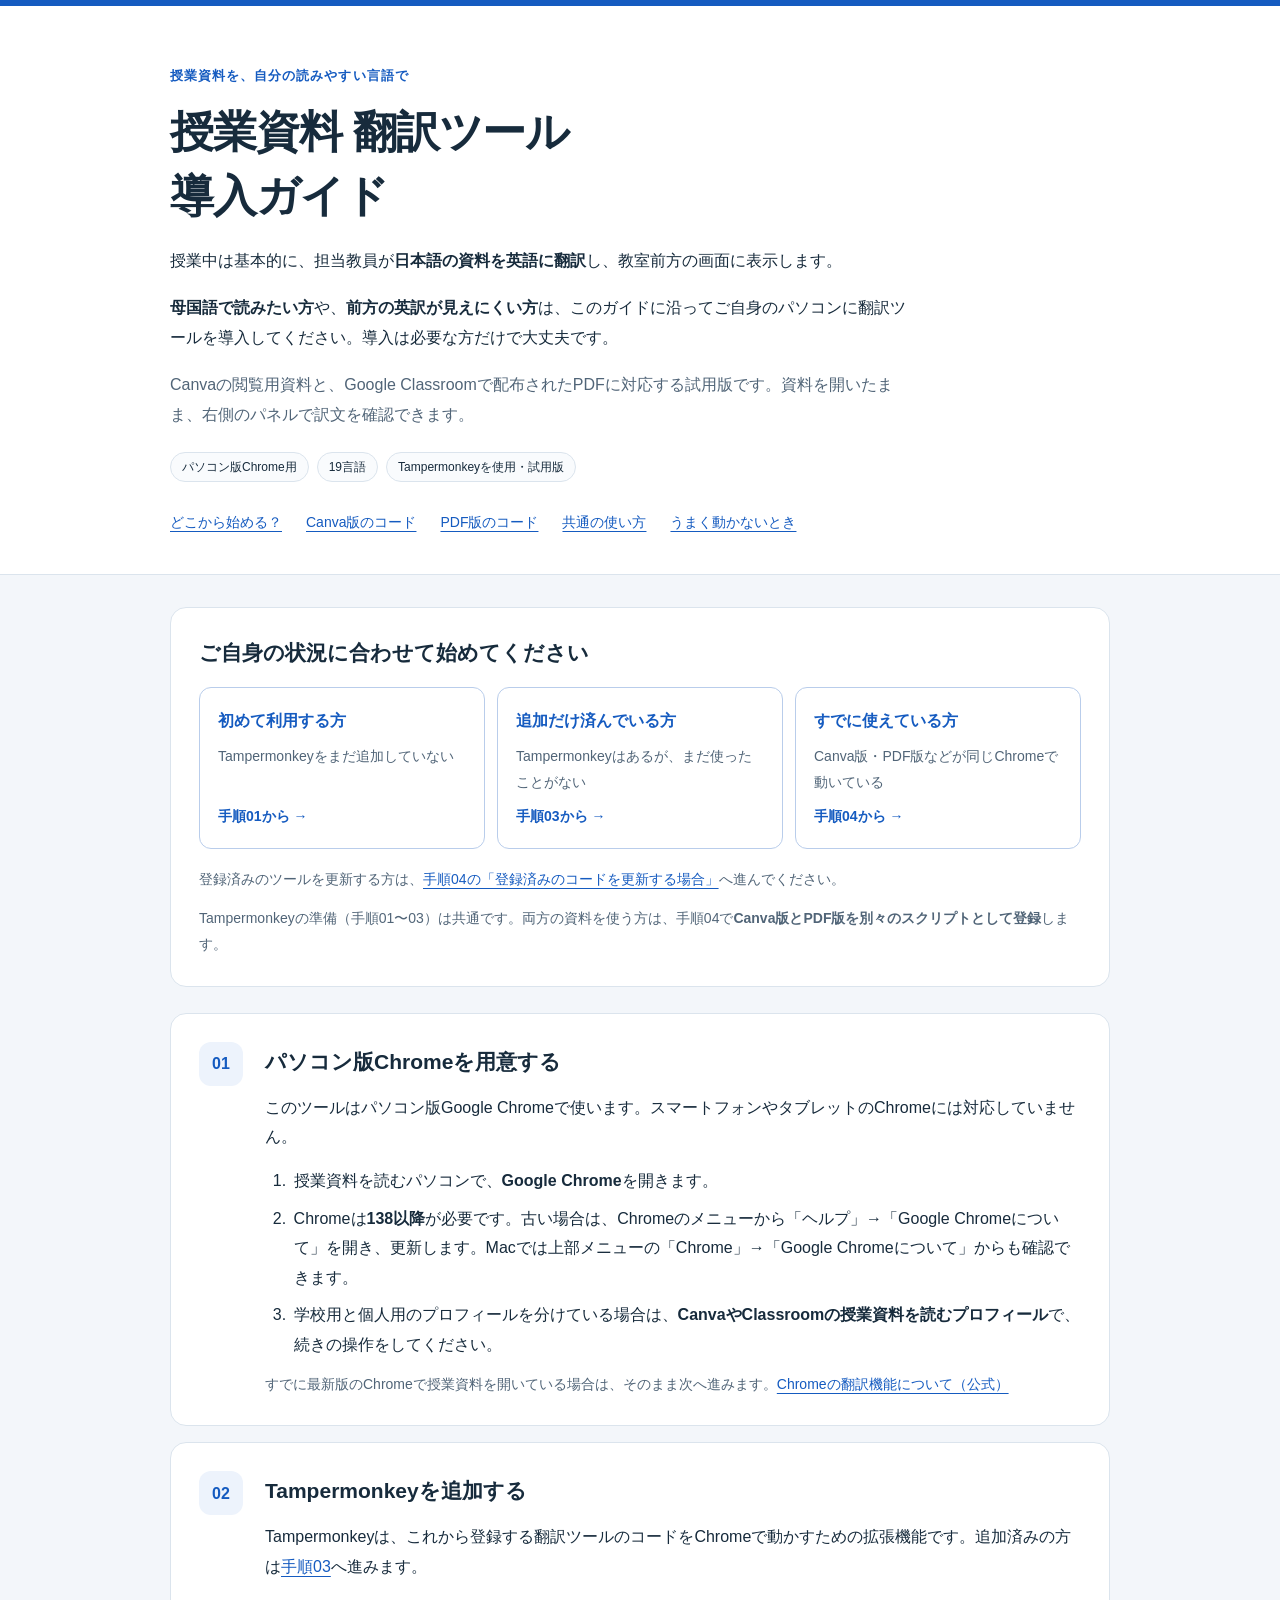
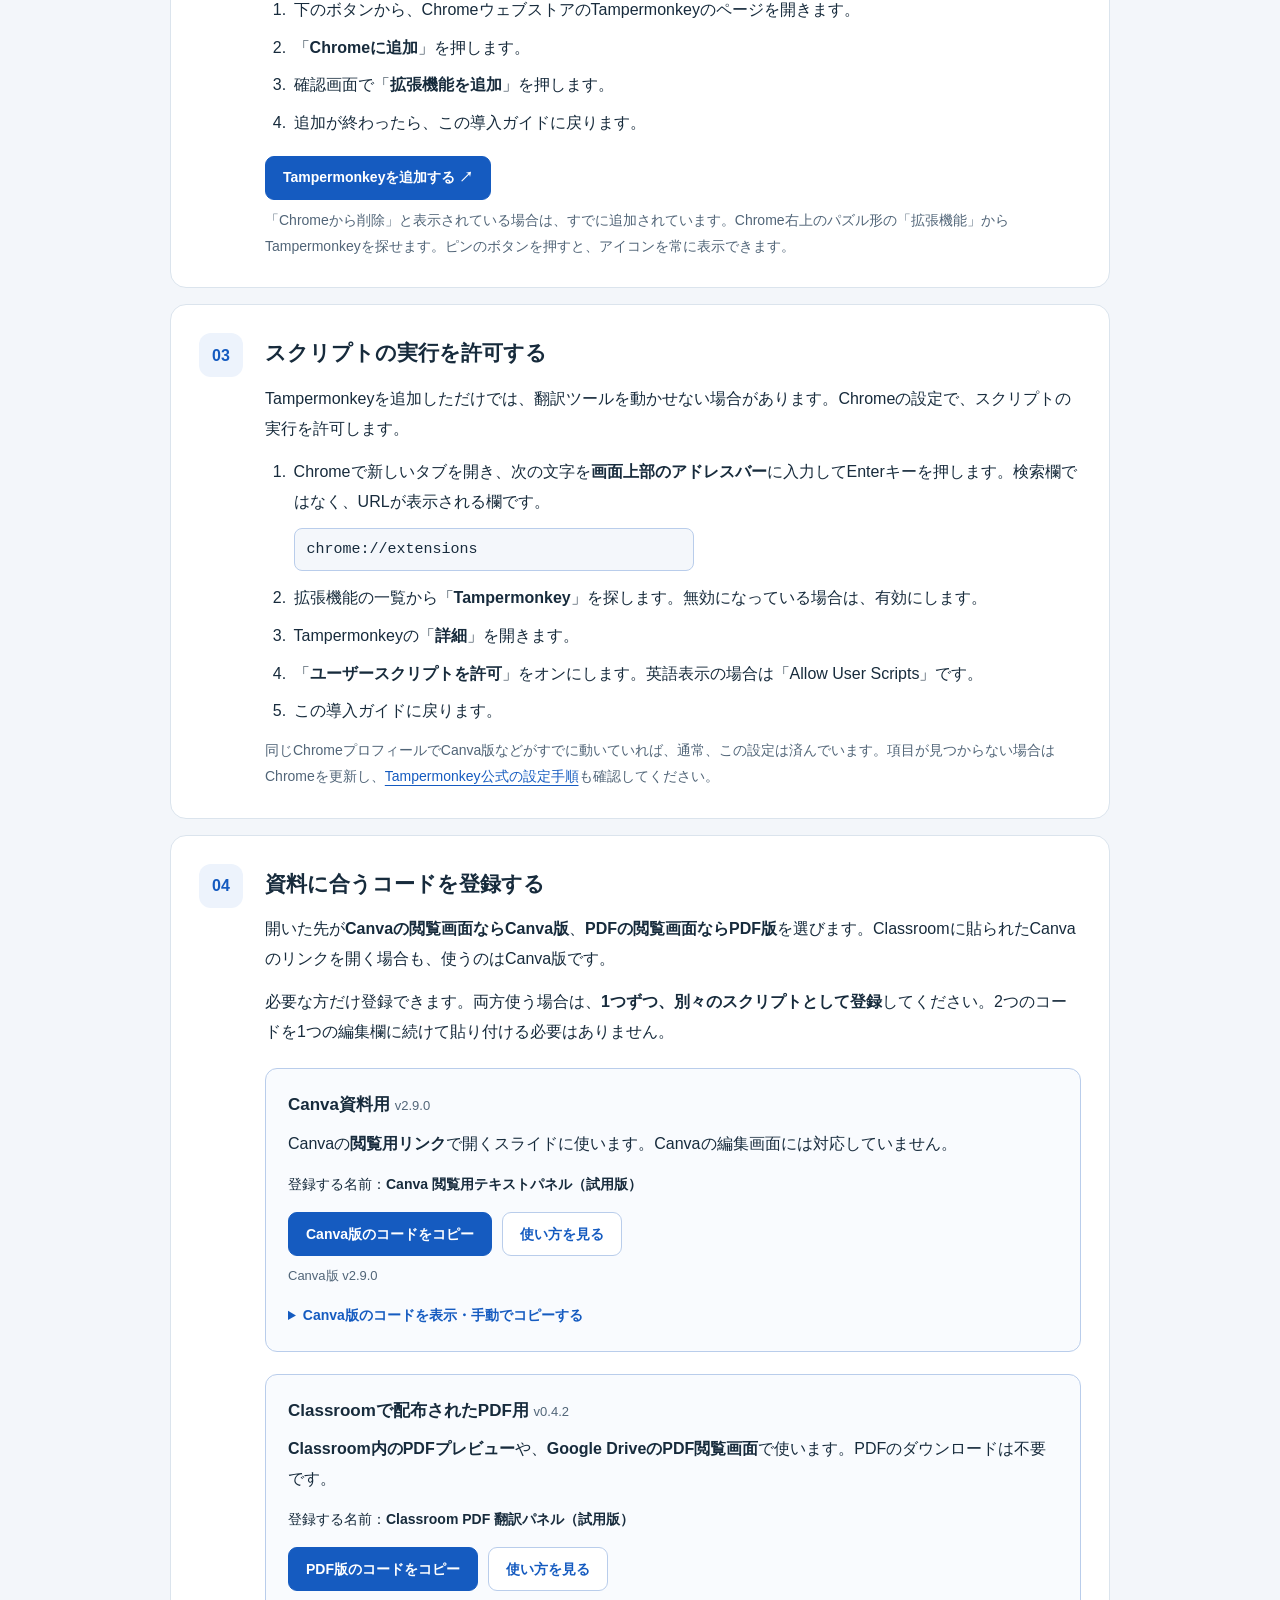
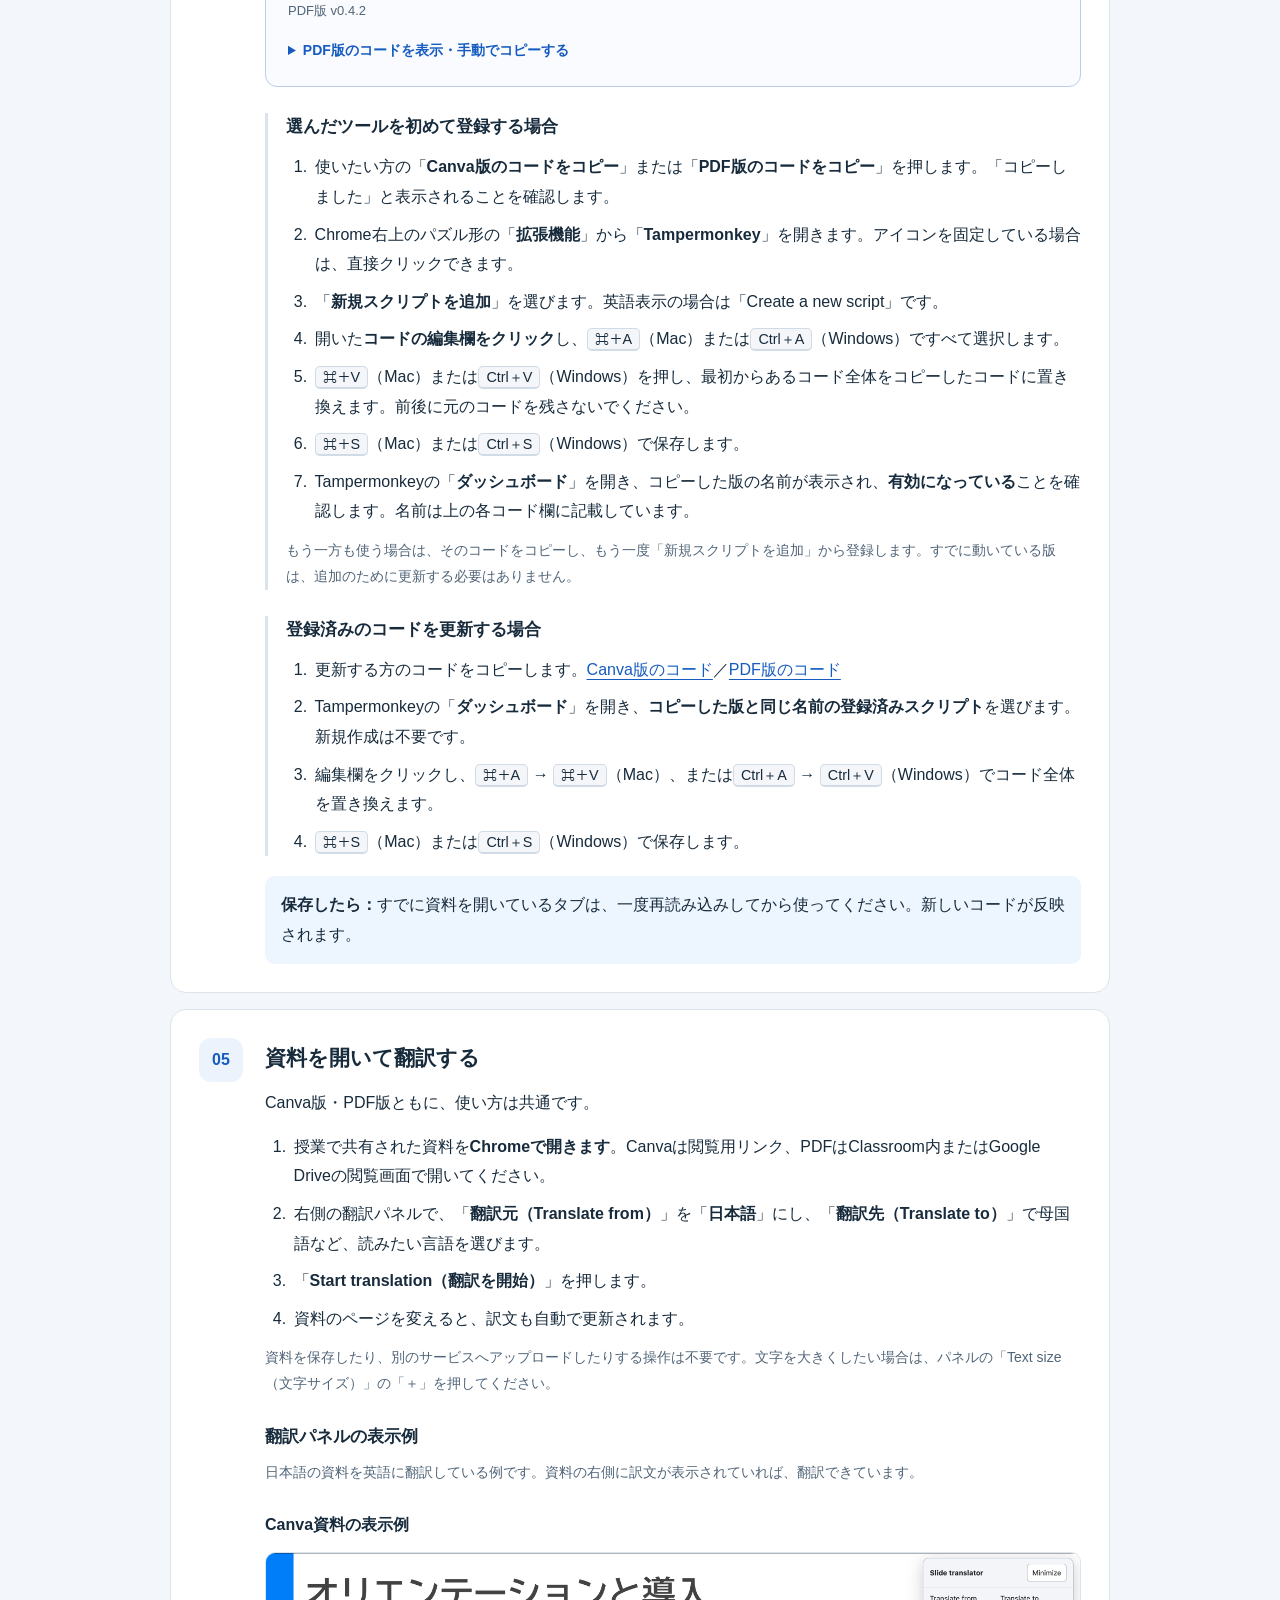
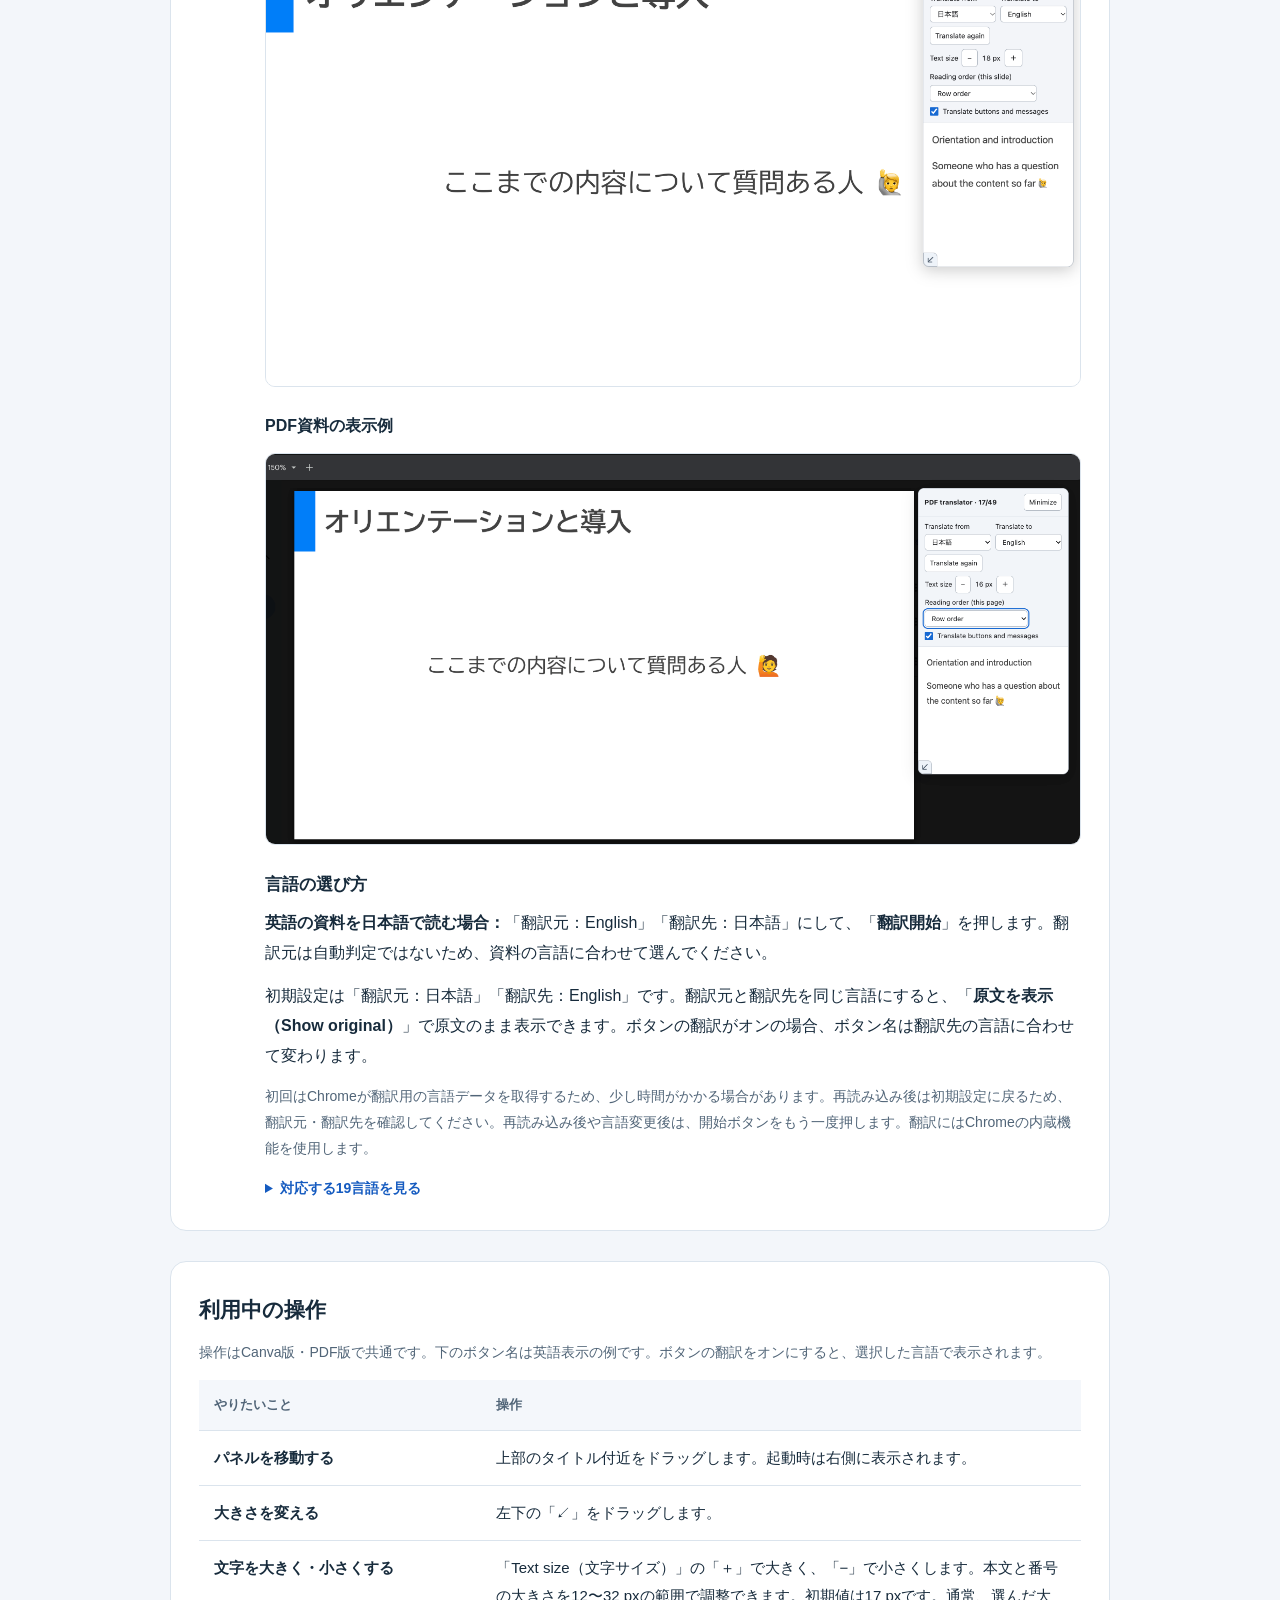
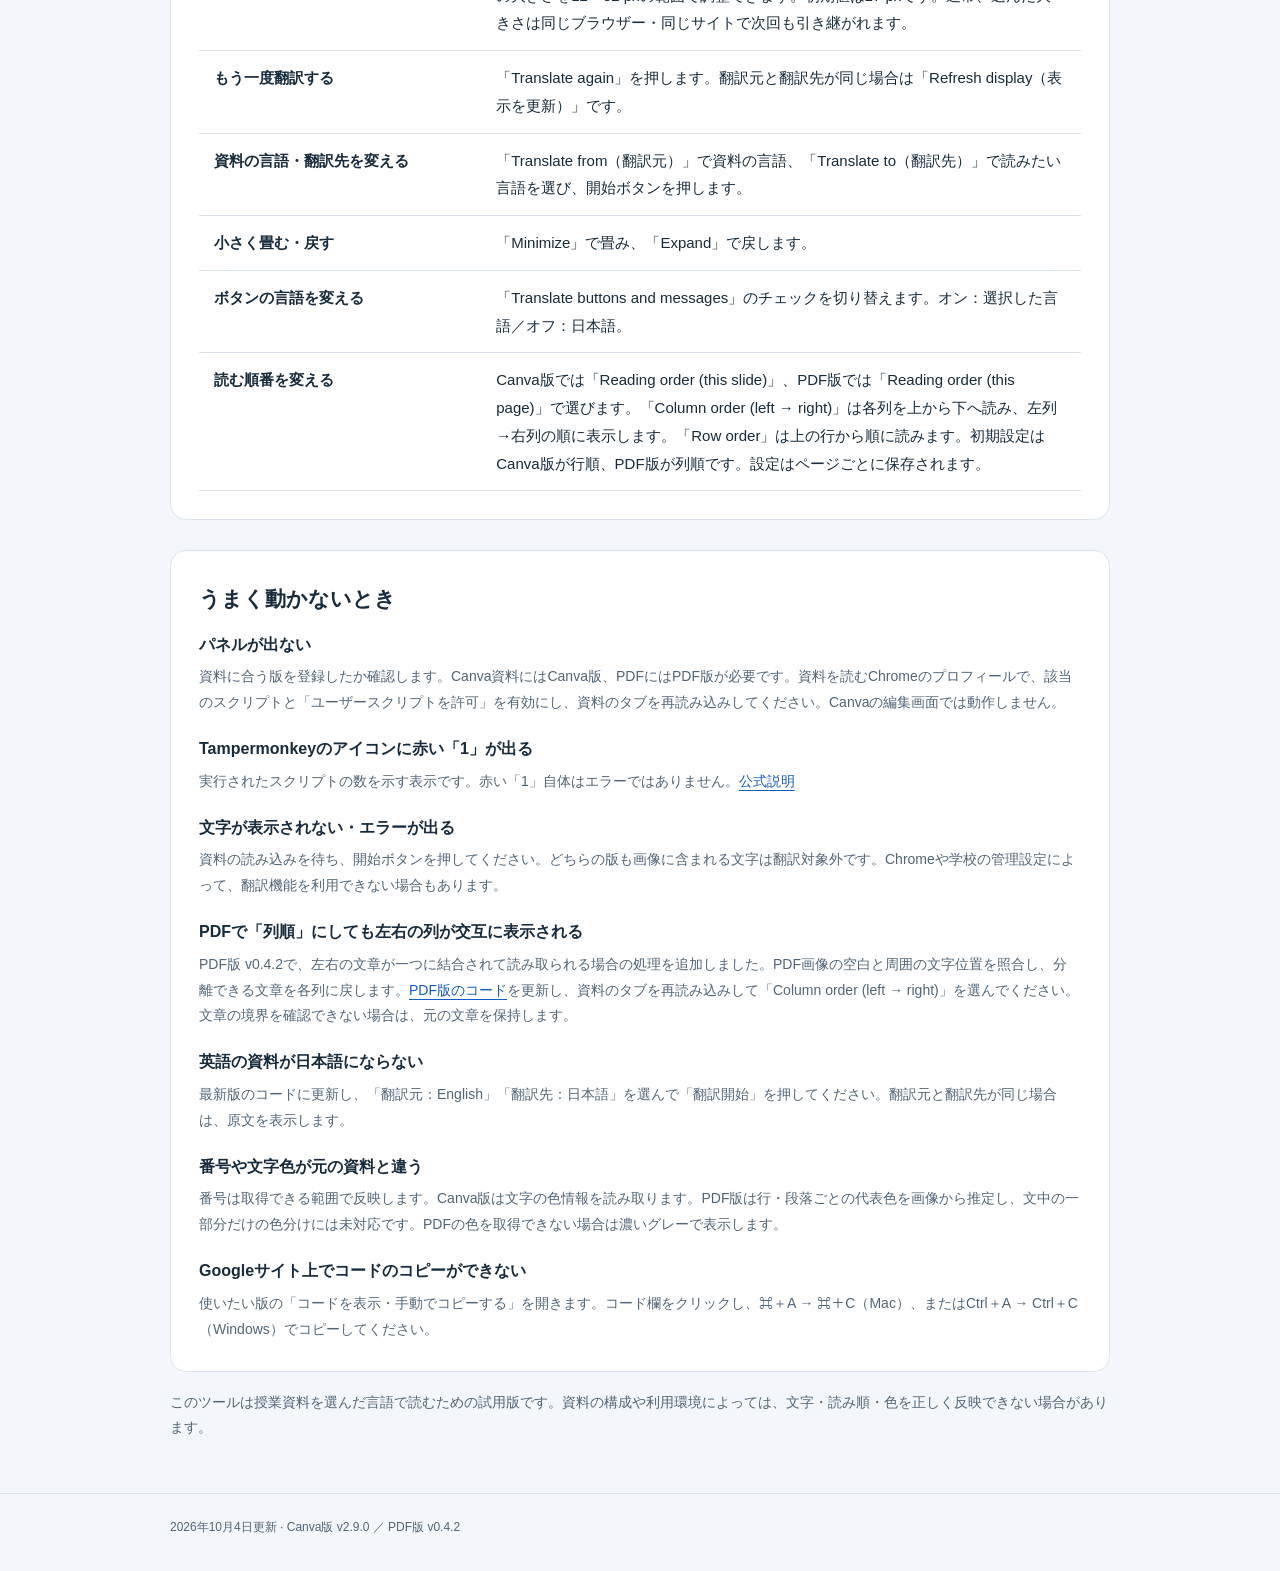
<file: index.html>
<!doctype html>
<html lang="ja">
<head>
<meta charset="utf-8">
<meta name="viewport" content="width=device-width,initial-scale=1">
<meta name="description" content="授業資料を母国語で読みたい方や、教室前方の英訳が見えにくい方のための翻訳ツール導入ガイド。Canva・Classroom PDFに共通する使い方と、資料に合うコードを案内します。">
<title>授業資料 翻訳ツール導入ガイド｜Canva・Classroom PDF</title>
<style>

    :root { color-scheme: light; --ink:#172b3c; --muted:#516578; --blue:#155bc0; --line:#dbe4ed; --paper:#fff; --wash:#f3f6fa; }
    * { box-sizing:border-box; }
    html { scroll-behavior:smooth; scroll-padding-top:24px; }
    body { margin:0; color:var(--ink); background:var(--wash); font:16px/1.85 -apple-system,BlinkMacSystemFont,"Segoe UI","Noto Sans JP","Hiragino Kaku Gothic ProN",Meiryo,sans-serif; overflow-wrap:anywhere; }
    a { color:var(--blue); text-underline-offset:4px; }
    a:hover { text-decoration-thickness:2px; }
    button,a,summary { -webkit-tap-highlight-color:transparent; }
    :focus-visible { outline:3px solid #438df0; outline-offset:4px; }
    .wrap { width:min(940px,calc(100% - 48px)); margin-inline:auto; }
    .hero { padding:58px 0 38px; background:var(--paper); border-top:6px solid var(--blue); border-bottom:1px solid var(--line); }
    .eyebrow { margin:0 0 12px; color:var(--blue); font-size:13px; font-weight:750; letter-spacing:.08em; }
    h1 { font-size:clamp(28px,4.5vw,44px); line-height:1.45; letter-spacing:-.025em; margin:0 0 18px; }
    .course-context { max-width:740px; margin:0 0 18px; }
    .intro { max-width:740px; margin:0; color:var(--muted); }
    .tags { display:flex; gap:8px; flex-wrap:wrap; margin-top:22px; }
    .tag { padding:3px 11px; border:1px solid var(--line); border-radius:100px; font-size:12px; background:#f9fbfd; }
    nav { display:flex; flex-wrap:wrap; gap:12px 24px; margin-top:28px; font-size:14px; }
    main { padding-block:32px 52px; }
    .notice { border-inline-start:4px solid var(--blue); background:#eaf2ff; padding:16px 20px; border-radius:0 10px 10px 0; margin-bottom:26px; font-size:14px; }
    .step { display:grid; grid-template-columns:48px minmax(0,1fr); gap:18px; padding:28px; margin-bottom:16px; border:1px solid var(--line); border-radius:16px; background:var(--paper); }
    .number { color:var(--blue); font-size:16px; font-weight:750; background:#edf3fc; border-radius:12px; width:44px; height:44px; display:grid; place-items:center; }
    h2 { font-size:21px; line-height:1.6; margin:3px 0 14px; }
    p { margin:0 0 14px; }
    p:last-child { margin-bottom:0; }
    .small { color:var(--muted); font-size:14px; }
    ol,ul { margin:12px 0; padding-inline-start:1.6em; }
    li { padding-inline-start:3px; margin-bottom:8px; }
    code { font: .9em ui-monospace,SFMono-Regular,Consolas,monospace; background:#edf1f6; padding:3px 6px; border-radius:5px; }
    kbd { font-family:inherit; font-size:.9em; background:#f4f6f9; padding:2px 7px; border:1px solid #d1dbe5; border-bottom-width:2px; border-radius:5px; white-space:nowrap; }
    .actions { display:flex; flex-wrap:wrap; gap:10px; margin:18px 0 8px; }
    .button { display:inline-flex; align-items:center; justify-content:center; min-height:44px; border:1px solid var(--blue); border-radius:9px; padding:9px 17px; font-family:inherit; font-size:14px; font-weight:600; line-height:1.6; text-decoration:none; cursor:pointer; color:#fff; background:var(--blue); }
    .button:hover { background:#104caa; }
    .button.secondary { color:var(--blue); background:#fff; border-color:#b9cdeb; }
    .button.secondary:hover { background:#f0f5fe; }
    .status { font-size:13px; color:var(--muted); min-height:25px; margin:0; }
    details { margin-top:14px; }
    summary { cursor:pointer; color:var(--blue); font-size:14px; font-weight:650; }
    textarea { display:block; width:100%; height:280px; margin-top:12px; padding:16px; background:#102231; color:#e8f0f7; border:1px solid #2c455a; border-radius:9px; font:12px/1.65 ui-monospace,SFMono-Regular,Consolas,monospace; resize:vertical; tab-size:2; }
    .panel { margin-top:30px; padding:28px; border:1px solid var(--line); border-radius:16px; background:var(--paper); }
    .table-wrap { overflow-x:auto; }
    table { width:100%; border-collapse:collapse; font-size:15px; }
    th,td { text-align:start; padding:13px 15px; border-bottom:1px solid var(--line); vertical-align:top; }
    th { background:#f4f7fb; font-size:13px; color:var(--muted); }
    td:first-child { width:32%; font-weight:600; }
    .trouble { margin:0; }
    .trouble dt { margin-top:18px; font-weight:650; }
    .trouble dt:first-child { margin-top:0; }
    .trouble dd { margin:5px 0 0; color:var(--muted); font-size:14px; }
    footer { border-top:1px solid var(--line); padding:22px 0 32px; color:var(--muted); font-size:12px; }
    @media(max-width:600px) {
      .wrap { width:calc(100% - 28px); }
      .hero { padding:32px 0 26px; }
      .step { grid-template-columns:34px minmax(0,1fr); gap:10px; padding:20px 16px; }
      .number { width:32px; height:36px; font-size:14px; border-radius:9px; }
      h2 { font-size:18px; }
      .panel { padding:22px 16px; }
      th,td { padding:11px 8px; }
      td:first-child { width:36%; }
    }
    @media(prefers-reduced-motion:reduce) { html { scroll-behavior:auto; } }
    @media print {
      body { font-size:11pt; background:#fff; }
      .wrap { width:100%; }
      .hero { padding:14px 0; }
      h1 { font-size:25pt; }
      main { padding:18px 0; }
      .step,.panel { padding:18px; break-inside:avoid; }
      nav,.actions,.source-code,.status,.no-print { display:none; }
      a { color:inherit; }
      .notice { background:#f5f5f5; }
    }
  
[hidden] { display:none !important; }
.language-bar { display:flex; align-items:center; gap:12px; flex-wrap:wrap; margin-bottom:8px; }
.language-bar label { font-size:14px; font-weight:650; }
.language-bar select { max-width:100%; min-height:44px; padding:8px 32px 8px 12px; border:1px solid #b9cdeb; border-radius:9px; color:var(--ink); background:#fff; font:inherit; font-size:15px; }
.language-hint { margin-bottom:24px; font-size:13px; }
.ui-label { font-weight:600; }
.after-code,.usage-notes { margin-top:18px; }
html[dir=rtl] .notice { border-radius:10px 0 0 10px; }
textarea { text-align:left; }

.start-paths{display:grid;grid-template-columns:repeat(3,minmax(0,1fr));gap:12px;margin:18px 0}
.start-path{display:flex;flex-direction:column;gap:8px;padding:18px;border:1px solid #b9cdeb;border-radius:12px;background:#fff;text-decoration:none}
.start-path strong{font-size:16px}.start-path span{color:var(--muted);font-size:14px}.start-path b{margin-top:auto;font-size:14px}
.start-path:hover{background:#f4f8ff}.start-panel{margin:0 0 26px}.start-panel h2{margin-top:0}
h3{font-size:17px;line-height:1.6;margin:26px 0 10px}.branch{border-inline-start:3px solid var(--line);padding-inline-start:18px}
.address{display:block;width:100%;max-width:400px;border:1px solid #b9cdeb;border-radius:8px;background:#f4f7fb;color:var(--ink);padding:12px;font:15px ui-monospace,monospace;margin:12px 0}
.after-save{margin-top:20px;padding:14px 16px;background:#edf5ff;border-radius:10px}
section, .branch{scroll-margin-top:24px}.languages{font-size:14px;color:var(--muted)}
.tool-card{margin-top:22px;padding:22px;border:1px solid #b9cdeb;border-radius:12px;background:#f9fbfe;scroll-margin-top:24px}
.tool-card h3{margin-top:0}.tool-card .tool-version{color:var(--muted);font-size:13px;font-weight:400}
.tool-card .script-name{font-size:14px}.tool-card textarea{background:#102231}.tool-card .actions{margin-top:14px}
.panel-example{margin:24px 0 0;scroll-margin-top:24px}.panel-example figcaption{margin-bottom:12px}.panel-example strong{display:block;margin-bottom:6px}.panel-example p{margin:0}.panel-example-image{display:block;border:1px solid var(--line);border-radius:10px;overflow:hidden}.panel-example img{display:block;width:100%;height:auto}
@media(max-width:700px){.start-paths{grid-template-columns:1fr}.start-path{gap:4px}}
</style>
</head>
<body>
<header class="hero"><div class="wrap">
<p class="eyebrow">授業資料を、自分の読みやすい言語で</p>
<h1>授業資料 翻訳ツール<br>導入ガイド</h1>
<p class="course-context">授業中は基本的に、担当教員が<strong>日本語の資料を英語に翻訳</strong>し、教室前方の画面に表示します。</p>
<p class="course-context"><strong>母国語で読みたい方</strong>や、<strong>前方の英訳が見えにくい方</strong>は、このガイドに沿ってご自身のパソコンに翻訳ツールを導入してください。導入は必要な方だけで大丈夫です。</p>
<p class="intro">Canvaの閲覧用資料と、Google Classroomで配布されたPDFに対応する試用版です。資料を開いたまま、右側のパネルで訳文を確認できます。</p>
<div class="tags"><span class="tag">パソコン版Chrome用</span><span class="tag">19言語</span><span class="tag">Tampermonkeyを使用・試用版</span></div>
<nav aria-label="ガイド内の移動"><a href="#start">どこから始める？</a><a href="#canva-code">Canva版のコード</a><a href="#pdf-code">PDF版のコード</a><a href="#step5">共通の使い方</a><a href="#help">うまく動かないとき</a></nav>
</div></header>

<main class="wrap">
<section id="start" class="panel start-panel" aria-labelledby="start-title">
<h2 id="start-title">ご自身の状況に合わせて始めてください</h2>
<div class="start-paths">
<a class="start-path" href="#step1"><strong>初めて利用する方</strong><span>Tampermonkeyをまだ追加していない</span><b>手順01から →</b></a>
<a class="start-path" href="#step3"><strong>追加だけ済んでいる方</strong><span>Tampermonkeyはあるが、まだ使ったことがない</span><b>手順03から →</b></a>
<a class="start-path" href="#step4"><strong>すでに使えている方</strong><span>Canva版・PDF版などが同じChromeで動いている</span><b>手順04から →</b></a>
</div>
<p class="small">登録済みのツールを更新する方は、<a href="#update">手順04の「登録済みのコードを更新する場合」</a>へ進んでください。</p>
<p class="small">Tampermonkeyの準備（手順01〜03）は共通です。両方の資料を使う方は、手順04で<strong>Canva版とPDF版を別々のスクリプトとして登録</strong>します。</p>
</section>

<section class="step" id="step1" aria-labelledby="title1"><div class="number" aria-hidden="true">01</div><div>
<h2 id="title1">パソコン版Chromeを用意する</h2>
<p>このツールはパソコン版Google Chromeで使います。スマートフォンやタブレットのChromeには対応していません。</p>
<ol>
<li>授業資料を読むパソコンで、<strong>Google Chrome</strong>を開きます。</li>
<li>Chromeは<strong>138以降</strong>が必要です。古い場合は、Chromeのメニューから「ヘルプ」→「Google Chromeについて」を開き、更新します。Macでは上部メニューの「Chrome」→「Google Chromeについて」からも確認できます。</li>
<li>学校用と個人用のプロフィールを分けている場合は、<strong>CanvaやClassroomの授業資料を読むプロフィール</strong>で、続きの操作をしてください。</li>
</ol>
<p class="small">すでに最新版のChromeで授業資料を開いている場合は、そのまま次へ進みます。<a href="https://developer.chrome.com/docs/ai/translator-api" target="_blank" rel="noopener noreferrer">Chromeの翻訳機能について（公式）</a></p>
</div></section>

<section class="step" id="step2" aria-labelledby="title2"><div class="number" aria-hidden="true">02</div><div>
<h2 id="title2">Tampermonkeyを追加する</h2>
<p>Tampermonkeyは、これから登録する翻訳ツールのコードをChromeで動かすための拡張機能です。追加済みの方は<a href="#step3">手順03</a>へ進みます。</p>
<ol>
<li>下のボタンから、ChromeウェブストアのTampermonkeyのページを開きます。</li>
<li>「<strong>Chromeに追加</strong>」を押します。</li>
<li>確認画面で「<strong>拡張機能を追加</strong>」を押します。</li>
<li>追加が終わったら、この導入ガイドに戻ります。</li>
</ol>
<div class="actions"><a class="button" href="https://chromewebstore.google.com/detail/tampermonkey/dhdgffkkebhmkfjojejmpbldmpobfkfo" target="_blank" rel="noopener noreferrer">Tampermonkeyを追加する ↗</a></div>
<p class="small">「Chromeから削除」と表示されている場合は、すでに追加されています。Chrome右上のパズル形の「拡張機能」からTampermonkeyを探せます。ピンのボタンを押すと、アイコンを常に表示できます。</p>
</div></section>

<section class="step" id="step3" aria-labelledby="title3"><div class="number" aria-hidden="true">03</div><div>
<h2 id="title3">スクリプトの実行を許可する</h2>
<p>Tampermonkeyを追加しただけでは、翻訳ツールを動かせない場合があります。Chromeの設定で、スクリプトの実行を許可します。</p>
<ol>
<li>Chromeで新しいタブを開き、次の文字を<strong>画面上部のアドレスバー</strong>に入力してEnterキーを押します。検索欄ではなく、URLが表示される欄です。
<input class="address" type="text" value="chrome://extensions" readonly aria-label="Chromeの拡張機能設定のアドレス" translate="no" dir="ltr"></li>
<li>拡張機能の一覧から「<strong>Tampermonkey</strong>」を探します。無効になっている場合は、有効にします。</li>
<li>Tampermonkeyの「<strong>詳細</strong>」を開きます。</li>
<li>「<strong>ユーザースクリプトを許可</strong>」をオンにします。英語表示の場合は「Allow User Scripts」です。</li>
<li>この導入ガイドに戻ります。</li>
</ol>
<p class="small">同じChromeプロフィールでCanva版などがすでに動いていれば、通常、この設定は済んでいます。項目が見つからない場合はChromeを更新し、<a href="https://www.tampermonkey.net/faq.php?q=Q209" target="_blank" rel="noopener noreferrer">Tampermonkey公式の設定手順</a>も確認してください。</p>
</div></section>

<section class="step" id="step4" aria-labelledby="title4"><div class="number" aria-hidden="true">04</div><div>
<h2 id="title4">資料に合うコードを登録する</h2>
<p>開いた先が<strong>Canvaの閲覧画面ならCanva版</strong>、<strong>PDFの閲覧画面ならPDF版</strong>を選びます。Classroomに貼られたCanvaのリンクを開く場合も、使うのはCanva版です。</p>
<p>必要な方だけ登録できます。両方使う場合は、<strong>1つずつ、別々のスクリプトとして登録</strong>してください。2つのコードを1つの編集欄に続けて貼り付ける必要はありません。</p>

<article class="tool-card" id="canva-code" aria-labelledby="canva-code-title">
<h3 id="canva-code-title">Canva資料用 <span class="tool-version">v2.9.0</span></h3>
<p>Canvaの<strong>閲覧用リンク</strong>で開くスライドに使います。Canvaの編集画面には対応していません。</p>
<p class="script-name">登録する名前：<strong>Canva 閲覧用テキストパネル（試用版）</strong></p>
<div class="actions"><button class="button" id="copy-canva-code" type="button">Canva版のコードをコピー</button><a class="button secondary" href="#step5">使い方を見る</a></div>
<p class="status" id="copy-canva-status" role="status">Canva版 v2.9.0</p>
<details class="source-code" id="source-canva-details"><summary>Canva版のコードを表示・手動でコピーする</summary>
<p class="small">コード欄をクリックし、⌘＋A → ⌘＋C（Mac）、またはCtrl＋A → Ctrl＋C（Windows）でコピーできます。</p>
<textarea id="source-canva-code" translate="no" class="notranslate" readonly spellcheck="false" wrap="off" dir="ltr" aria-label="Tampermonkeyに登録するCanva版のコード">// ==UserScript==
// @name         Canva 閲覧用テキストパネル（試用版）
// @namespace    local.canva-translation
// @version      2.9.0
// @description  Chrome内蔵の翻訳機能で、スライドを送るたびに別欄の訳文を更新します。
// @match        https://www.canva.com/design/*/view*
// @run-at       document-idle
// @grant        none
// @license      MIT
// ==/UserScript==

/*
MIT License

Copyright (c) 2026 韓 (xhan21)

Permission is hereby granted, free of charge, to any person obtaining a copy
of this software and associated documentation files (the &quot;Software&quot;), to deal
in the Software without restriction, including without limitation the rights
to use, copy, modify, merge, publish, distribute, sublicense, and/or sell
copies of the Software, and to permit persons to whom the Software is
furnished to do so, subject to the following conditions:

The above copyright notice and this permission notice shall be included in all
copies or substantial portions of the Software.

THE SOFTWARE IS PROVIDED &quot;AS IS&quot;, WITHOUT WARRANTY OF ANY KIND, EXPRESS OR
IMPLIED, INCLUDING BUT NOT LIMITED TO THE WARRANTIES OF MERCHANTABILITY,
FITNESS FOR A PARTICULAR PURPOSE AND NONINFRINGEMENT. IN NO EVENT SHALL THE
AUTHORS OR COPYRIGHT HOLDERS BE LIABLE FOR ANY CLAIM, DAMAGES OR OTHER
LIABILITY, WHETHER IN AN ACTION OF CONTRACT, TORT OR OTHERWISE, ARISING FROM,
OUT OF OR IN CONNECTION WITH THE SOFTWARE OR THE USE OR OTHER DEALINGS IN THE
SOFTWARE.
*/

// 以前のコード全体を、このコードに置き換えて保存してください。
// PC版ChromeのTranslator APIを使います。外部の翻訳APIは使いません。
// 翻訳元と翻訳先を選び「翻訳開始」を押してください。同じ言語なら原文を表示します。初回は言語データを取得します。
(() =&gt; {
  &#x27;use strict&#x27;;

  // BEGIN_UI_MESSAGES
  const UI_MESSAGES = {
  &quot;en&quot;: {
    &quot;title&quot;: &quot;Slide translator&quot;,
    &quot;start&quot;: &quot;Start translation&quot;,
    &quot;retry&quot;: &quot;Translate again&quot;,
    &quot;collapse&quot;: &quot;Minimize&quot;,
    &quot;expand&quot;: &quot;Expand&quot;,
    &quot;language&quot;: &quot;Translate to&quot;,
    &quot;move&quot;: &quot;Drag the header or use arrow keys to move&quot;,
    &quot;resize&quot;: &quot;Drag the corner or use arrow keys to resize&quot;,
    &quot;ready&quot;: &quot;Select a language and click “{start}”.&quot;,
    &quot;preparing&quot;: &quot;Preparing translation… Language data may need to download.&quot;,
    &quot;downloading&quot;: &quot;Downloading language data… {percent}%&quot;,
    &quot;empty&quot;: &quot;No visible text found. Waiting for the slide to load.&quot;,
    &quot;translating&quot;: &quot;Translating…&quot;,
    &quot;active&quot;: &quot;Automatic translation is on. The translation updates when you change slides.&quot;,
    &quot;unavailable&quot;: &quot;Built-in translation is unavailable. Use desktop Chrome 138 or later. Browser settings may restrict access.&quot;,
    &quot;blocked&quot;: &quot;Built-in translation is not permitted by this page or your browser settings.&quot;,
    &quot;unsupported&quot;: &quot;Translation between the selected languages is unavailable in this environment.&quot;,
    &quot;failed&quot;: &quot;Translation failed. Use the translation button to try again.&quot;,
    &quot;pageOrder&quot;: &quot;Reading order (this slide)&quot;,
    &quot;orderRows&quot;: &quot;Row order&quot;,
    &quot;orderColumns&quot;: &quot;Column order (left → right)&quot;,
    &quot;orderHint&quot;: &quot;Saved for this slide in this browser.&quot;,
    &quot;orderMemoryOnly&quot;: &quot;Saved only until this page is reloaded.&quot;,
    &quot;translateUi&quot;: &quot;Translate buttons and messages&quot;,
    &quot;uiHint&quot;: &quot;Saved across slides in this browser. Slide text still uses the selected language.&quot;,
    &quot;uiMemoryOnly&quot;: &quot;Kept until this page is reloaded. Slide text still uses the selected language.&quot;,
    &quot;textSize&quot;: &quot;Text size&quot;,
    &quot;textSmaller&quot;: &quot;Smaller text&quot;,
    &quot;textLarger&quot;: &quot;Larger text&quot;,
    &quot;sourceLanguage&quot;: &quot;Translate from&quot;,
    &quot;originalStart&quot;: &quot;Show original&quot;,
    &quot;originalRetry&quot;: &quot;Refresh display&quot;,
    &quot;originalReady&quot;: &quot;Click “{start}” to display the original text.&quot;,
    &quot;originalPreparing&quot;: &quot;Preparing original text…&quot;,
    &quot;originalTranslating&quot;: &quot;Displaying original text…&quot;,
    &quot;originalActive&quot;: &quot;Original text is displayed. It updates when you change pages.&quot;
  },
  &quot;ja&quot;: {
    &quot;title&quot;: &quot;スライド翻訳&quot;,
    &quot;start&quot;: &quot;翻訳開始&quot;,
    &quot;retry&quot;: &quot;翻訳し直す&quot;,
    &quot;collapse&quot;: &quot;折りたたむ&quot;,
    &quot;expand&quot;: &quot;展開する&quot;,
    &quot;language&quot;: &quot;翻訳先&quot;,
    &quot;move&quot;: &quot;見出しをドラッグ、または矢印キーで移動&quot;,
    &quot;resize&quot;: &quot;角をドラッグ、または矢印キーでサイズ変更&quot;,
    &quot;ready&quot;: &quot;言語を選び「{start}」を押してください。&quot;,
    &quot;preparing&quot;: &quot;翻訳を準備しています。言語データを取得する場合があります。&quot;,
    &quot;downloading&quot;: &quot;言語データを取得しています… {percent}%&quot;,
    &quot;empty&quot;: &quot;表示中の文字が見つかりません。スライドの読み込みを待っています。&quot;,
    &quot;translating&quot;: &quot;翻訳しています…&quot;,
    &quot;active&quot;: &quot;自動翻訳が有効です。スライドを切り替えると訳文が更新されます。&quot;,
    &quot;unavailable&quot;: &quot;内蔵翻訳を利用できません。パソコン版Chrome 138以降をご利用ください。ブラウザーの設定で制限されている場合もあります。&quot;,
    &quot;blocked&quot;: &quot;このページ、またはブラウザーの設定で内蔵翻訳が許可されていません。&quot;,
    &quot;unsupported&quot;: &quot;この環境では、選択した翻訳元と翻訳先の組み合わせを利用できません。&quot;,
    &quot;failed&quot;: &quot;翻訳できませんでした。翻訳ボタンを押して再試行してください。&quot;,
    &quot;pageOrder&quot;: &quot;このページの読み順&quot;,
    &quot;orderRows&quot;: &quot;行順&quot;,
    &quot;orderColumns&quot;: &quot;列順（左 → 右）&quot;,
    &quot;orderHint&quot;: &quot;このページの設定を、このブラウザーに保存します。&quot;,
    &quot;orderMemoryOnly&quot;: &quot;設定はページを再読み込みするまで保持されます。&quot;,
    &quot;translateUi&quot;: &quot;ボタン・案内文を選択言語にする&quot;,
    &quot;uiHint&quot;: &quot;このブラウザーの全スライドに適用します。本文は選択した言語で表示します。&quot;,
    &quot;uiMemoryOnly&quot;: &quot;設定は再読み込みまで保持されます。本文は選択した言語で表示します。&quot;,
    &quot;textSize&quot;: &quot;文字サイズ&quot;,
    &quot;textSmaller&quot;: &quot;文字を小さく&quot;,
    &quot;textLarger&quot;: &quot;文字を大きく&quot;,
    &quot;sourceLanguage&quot;: &quot;翻訳元&quot;,
    &quot;originalStart&quot;: &quot;原文を表示&quot;,
    &quot;originalRetry&quot;: &quot;表示を更新&quot;,
    &quot;originalReady&quot;: &quot;「{start}」を押すと原文を表示します。&quot;,
    &quot;originalPreparing&quot;: &quot;原文を準備しています…&quot;,
    &quot;originalTranslating&quot;: &quot;原文を表示しています…&quot;,
    &quot;originalActive&quot;: &quot;原文を表示しています。ページを切り替えると表示が更新されます。&quot;
  },
  &quot;zh&quot;: {
    &quot;title&quot;: &quot;幻灯片翻译&quot;,
    &quot;start&quot;: &quot;开始翻译&quot;,
    &quot;retry&quot;: &quot;重新翻译&quot;,
    &quot;collapse&quot;: &quot;收起&quot;,
    &quot;expand&quot;: &quot;展开&quot;,
    &quot;language&quot;: &quot;目标语言&quot;,
    &quot;move&quot;: &quot;拖动顶部或使用方向键移动&quot;,
    &quot;resize&quot;: &quot;拖动角落或使用方向键调整大小&quot;,
    &quot;ready&quot;: &quot;选择语言，然后点击“{start}”。&quot;,
    &quot;preparing&quot;: &quot;正在准备翻译…可能需要下载语言数据。&quot;,
    &quot;downloading&quot;: &quot;正在下载语言数据…{percent}%&quot;,
    &quot;empty&quot;: &quot;未找到可见文字，正在等待幻灯片加载。&quot;,
    &quot;translating&quot;: &quot;正在翻译…&quot;,
    &quot;active&quot;: &quot;自动翻译已开启，切换幻灯片时会更新译文。&quot;,
    &quot;unavailable&quot;: &quot;无法使用内置翻译。请使用电脑版 Chrome 138 或更高版本。浏览器设置可能会限制使用。&quot;,
    &quot;blocked&quot;: &quot;此页面或浏览器设置不允许使用内置翻译。&quot;,
    &quot;unsupported&quot;: &quot;当前环境不支持翻译为所选语言。&quot;,
    &quot;failed&quot;: &quot;翻译失败，请点击翻译按钮重试。&quot;,
    &quot;pageOrder&quot;: &quot;本页阅读顺序&quot;,
    &quot;orderRows&quot;: &quot;按行阅读&quot;,
    &quot;orderColumns&quot;: &quot;按列阅读（从左到右）&quot;,
    &quot;orderHint&quot;: &quot;在此浏览器中记住本页设置。&quot;,
    &quot;orderMemoryOnly&quot;: &quot;设置仅保留到刷新页面前。&quot;,
    &quot;translateUi&quot;: &quot;翻译按钮和提示&quot;,
    &quot;uiHint&quot;: &quot;设置适用于此浏览器中的所有幻灯片。正文仍使用所选语言。&quot;,
    &quot;uiMemoryOnly&quot;: &quot;设置仅保留到刷新页面前。正文仍使用所选语言。&quot;,
    &quot;textSize&quot;: &quot;字号&quot;,
    &quot;textSmaller&quot;: &quot;缩小文字&quot;,
    &quot;textLarger&quot;: &quot;放大文字&quot;,
    &quot;sourceLanguage&quot;: &quot;原文语言&quot;,
    &quot;originalStart&quot;: &quot;显示原文&quot;,
    &quot;originalRetry&quot;: &quot;刷新显示&quot;,
    &quot;originalReady&quot;: &quot;点击“{start}”显示原文。&quot;,
    &quot;originalPreparing&quot;: &quot;正在准备原文…&quot;,
    &quot;originalTranslating&quot;: &quot;正在显示原文…&quot;,
    &quot;originalActive&quot;: &quot;正在显示原文。切换页面时会自动更新。&quot;
  },
  &quot;zh-Hant&quot;: {
    &quot;title&quot;: &quot;投影片翻譯&quot;,
    &quot;start&quot;: &quot;開始翻譯&quot;,
    &quot;retry&quot;: &quot;重新翻譯&quot;,
    &quot;collapse&quot;: &quot;收合&quot;,
    &quot;expand&quot;: &quot;展開&quot;,
    &quot;language&quot;: &quot;目標語言&quot;,
    &quot;move&quot;: &quot;拖曳頂部或使用方向鍵移動&quot;,
    &quot;resize&quot;: &quot;拖曳角落或使用方向鍵調整大小&quot;,
    &quot;ready&quot;: &quot;選擇語言，然後點選「{start}」。&quot;,
    &quot;preparing&quot;: &quot;正在準備翻譯…可能需要下載語言資料。&quot;,
    &quot;downloading&quot;: &quot;正在下載語言資料…{percent}%&quot;,
    &quot;empty&quot;: &quot;找不到可見文字，正在等待投影片載入。&quot;,
    &quot;translating&quot;: &quot;正在翻譯…&quot;,
    &quot;active&quot;: &quot;已開啟自動翻譯，切換投影片時會更新譯文。&quot;,
    &quot;unavailable&quot;: &quot;無法使用內建翻譯。請使用電腦版 Chrome 138 或更新版本。瀏覽器設定可能會限制使用。&quot;,
    &quot;blocked&quot;: &quot;此頁面或瀏覽器設定不允許使用內建翻譯。&quot;,
    &quot;unsupported&quot;: &quot;目前環境不支援翻譯為所選語言。&quot;,
    &quot;failed&quot;: &quot;翻譯失敗，請點選翻譯按鈕重試。&quot;,
    &quot;pageOrder&quot;: &quot;本頁閱讀順序&quot;,
    &quot;orderRows&quot;: &quot;逐行閱讀&quot;,
    &quot;orderColumns&quot;: &quot;逐欄閱讀（由左至右）&quot;,
    &quot;orderHint&quot;: &quot;在此瀏覽器中記住本頁設定。&quot;,
    &quot;orderMemoryOnly&quot;: &quot;設定僅保留至重新整理頁面前。&quot;,
    &quot;translateUi&quot;: &quot;翻譯按鈕與提示&quot;,
    &quot;uiHint&quot;: &quot;設定適用於此瀏覽器中的所有投影片。內文仍使用所選語言。&quot;,
    &quot;uiMemoryOnly&quot;: &quot;設定僅保留至重新整理頁面前。內文仍使用所選語言。&quot;,
    &quot;textSize&quot;: &quot;字級&quot;,
    &quot;textSmaller&quot;: &quot;縮小文字&quot;,
    &quot;textLarger&quot;: &quot;放大文字&quot;,
    &quot;sourceLanguage&quot;: &quot;原文語言&quot;,
    &quot;originalStart&quot;: &quot;顯示原文&quot;,
    &quot;originalRetry&quot;: &quot;重新整理顯示&quot;,
    &quot;originalReady&quot;: &quot;點選「{start}」顯示原文。&quot;,
    &quot;originalPreparing&quot;: &quot;正在準備原文…&quot;,
    &quot;originalTranslating&quot;: &quot;正在顯示原文…&quot;,
    &quot;originalActive&quot;: &quot;正在顯示原文。切換頁面時會自動更新。&quot;
  },
  &quot;ko&quot;: {
    &quot;title&quot;: &quot;슬라이드 번역&quot;,
    &quot;start&quot;: &quot;번역 시작&quot;,
    &quot;retry&quot;: &quot;다시 번역&quot;,
    &quot;collapse&quot;: &quot;접기&quot;,
    &quot;expand&quot;: &quot;펼치기&quot;,
    &quot;language&quot;: &quot;번역 언어&quot;,
    &quot;move&quot;: &quot;상단을 드래그하거나 방향키로 이동&quot;,
    &quot;resize&quot;: &quot;모서리를 드래그하거나 방향키로 크기 조절&quot;,
    &quot;ready&quot;: &quot;언어를 선택하고 ‘{start}’을 누르세요.&quot;,
    &quot;preparing&quot;: &quot;번역 준비 중… 언어 데이터를 다운로드해야 할 수 있습니다.&quot;,
    &quot;downloading&quot;: &quot;언어 데이터 다운로드 중… {percent}%&quot;,
    &quot;empty&quot;: &quot;표시된 텍스트를 찾지 못했습니다. 슬라이드가 로드되기를 기다리고 있습니다.&quot;,
    &quot;translating&quot;: &quot;번역 중…&quot;,
    &quot;active&quot;: &quot;자동 번역이 켜져 있습니다. 슬라이드를 바꾸면 번역도 갱신됩니다.&quot;,
    &quot;unavailable&quot;: &quot;내장 번역을 사용할 수 없습니다. PC용 Chrome 138 이상을 사용하세요. 브라우저 설정으로 사용이 제한될 수 있습니다.&quot;,
    &quot;blocked&quot;: &quot;이 페이지 또는 브라우저 설정에서 내장 번역을 허용하지 않습니다.&quot;,
    &quot;unsupported&quot;: &quot;현재 환경에서는 선택한 언어로 번역할 수 없습니다.&quot;,
    &quot;failed&quot;: &quot;번역하지 못했습니다. 번역 버튼을 눌러 다시 시도하세요.&quot;,
    &quot;pageOrder&quot;: &quot;이 슬라이드의 읽기 순서&quot;,
    &quot;orderRows&quot;: &quot;행 순서&quot;,
    &quot;orderColumns&quot;: &quot;열 순서 (왼쪽 → 오른쪽)&quot;,
    &quot;orderHint&quot;: &quot;이 브라우저에 이 슬라이드의 설정을 저장합니다.&quot;,
    &quot;orderMemoryOnly&quot;: &quot;페이지를 새로고침하기 전까지만 저장됩니다.&quot;,
    &quot;translateUi&quot;: &quot;버튼과 안내 문구 번역&quot;,
    &quot;uiHint&quot;: &quot;이 브라우저의 모든 슬라이드에 적용됩니다. 본문은 선택한 언어를 사용합니다.&quot;,
    &quot;uiMemoryOnly&quot;: &quot;페이지를 새로고침하기 전까지만 유지됩니다. 본문은 선택한 언어를 사용합니다.&quot;,
    &quot;textSize&quot;: &quot;글자 크기&quot;,
    &quot;textSmaller&quot;: &quot;글자 작게&quot;,
    &quot;textLarger&quot;: &quot;글자 크게&quot;,
    &quot;sourceLanguage&quot;: &quot;원문 언어&quot;,
    &quot;originalStart&quot;: &quot;원문 표시&quot;,
    &quot;originalRetry&quot;: &quot;표시 새로고침&quot;,
    &quot;originalReady&quot;: &quot;“{start}”를 눌러 원문을 표시하세요.&quot;,
    &quot;originalPreparing&quot;: &quot;원문 준비 중…&quot;,
    &quot;originalTranslating&quot;: &quot;원문 표시 중…&quot;,
    &quot;originalActive&quot;: &quot;원문을 표시합니다. 페이지를 바꾸면 자동으로 갱신됩니다.&quot;
  },
  &quot;vi&quot;: {
    &quot;title&quot;: &quot;Dịch trang chiếu&quot;,
    &quot;start&quot;: &quot;Bắt đầu dịch&quot;,
    &quot;retry&quot;: &quot;Dịch lại&quot;,
    &quot;collapse&quot;: &quot;Thu gọn&quot;,
    &quot;expand&quot;: &quot;Mở rộng&quot;,
    &quot;language&quot;: &quot;Ngôn ngữ đích&quot;,
    &quot;move&quot;: &quot;Kéo phần đầu hoặc dùng phím mũi tên để di chuyển&quot;,
    &quot;resize&quot;: &quot;Kéo góc hoặc dùng phím mũi tên để đổi kích thước&quot;,
    &quot;ready&quot;: &quot;Chọn ngôn ngữ rồi nhấn “{start}”.&quot;,
    &quot;preparing&quot;: &quot;Đang chuẩn bị dịch… Có thể cần tải dữ liệu ngôn ngữ.&quot;,
    &quot;downloading&quot;: &quot;Đang tải dữ liệu ngôn ngữ… {percent}%&quot;,
    &quot;empty&quot;: &quot;Không tìm thấy văn bản hiển thị. Đang chờ tải trang chiếu.&quot;,
    &quot;translating&quot;: &quot;Đang dịch…&quot;,
    &quot;active&quot;: &quot;Đã bật dịch tự động. Bản dịch sẽ cập nhật khi bạn chuyển trang chiếu.&quot;,
    &quot;unavailable&quot;: &quot;Không thể dùng tính năng dịch tích hợp. Hãy dùng Chrome 138 trở lên trên máy tính. Cài đặt trình duyệt có thể hạn chế quyền truy cập.&quot;,
    &quot;blocked&quot;: &quot;Trang này hoặc cài đặt trình duyệt không cho phép dùng tính năng dịch tích hợp.&quot;,
    &quot;unsupported&quot;: &quot;Môi trường hiện tại không hỗ trợ dịch sang ngôn ngữ này.&quot;,
    &quot;failed&quot;: &quot;Dịch không thành công. Nhấn nút dịch để thử lại.&quot;,
    &quot;pageOrder&quot;: &quot;Thứ tự đọc của trang chiếu này&quot;,
    &quot;orderRows&quot;: &quot;Theo hàng&quot;,
    &quot;orderColumns&quot;: &quot;Theo cột (trái → phải)&quot;,
    &quot;orderHint&quot;: &quot;Lưu thiết lập cho trang chiếu này trong trình duyệt này.&quot;,
    &quot;orderMemoryOnly&quot;: &quot;Chỉ lưu đến khi tải lại trang.&quot;,
    &quot;translateUi&quot;: &quot;Dịch nút và thông báo&quot;,
    &quot;uiHint&quot;: &quot;Áp dụng cho mọi trang chiếu trong trình duyệt này. Nội dung vẫn dùng ngôn ngữ đã chọn.&quot;,
    &quot;uiMemoryOnly&quot;: &quot;Chỉ giữ đến khi tải lại trang. Nội dung vẫn dùng ngôn ngữ đã chọn.&quot;,
    &quot;textSize&quot;: &quot;Cỡ chữ&quot;,
    &quot;textSmaller&quot;: &quot;Giảm cỡ chữ&quot;,
    &quot;textLarger&quot;: &quot;Tăng cỡ chữ&quot;,
    &quot;sourceLanguage&quot;: &quot;Ngôn ngữ gốc&quot;,
    &quot;originalStart&quot;: &quot;Hiện bản gốc&quot;,
    &quot;originalRetry&quot;: &quot;Làm mới hiển thị&quot;,
    &quot;originalReady&quot;: &quot;Nhấn “{start}” để hiển thị văn bản gốc.&quot;,
    &quot;originalPreparing&quot;: &quot;Đang chuẩn bị bản gốc…&quot;,
    &quot;originalTranslating&quot;: &quot;Đang hiển thị bản gốc…&quot;,
    &quot;originalActive&quot;: &quot;Đang hiển thị bản gốc. Nội dung cập nhật khi chuyển trang.&quot;
  },
  &quot;th&quot;: {
    &quot;title&quot;: &quot;แปลสไลด์&quot;,
    &quot;start&quot;: &quot;เริ่มแปล&quot;,
    &quot;retry&quot;: &quot;แปลอีกครั้ง&quot;,
    &quot;collapse&quot;: &quot;ย่อ&quot;,
    &quot;expand&quot;: &quot;ขยาย&quot;,
    &quot;language&quot;: &quot;ภาษาที่แปล&quot;,
    &quot;move&quot;: &quot;ลากส่วนหัวหรือใช้ปุ่มลูกศรเพื่อย้าย&quot;,
    &quot;resize&quot;: &quot;ลากมุมหรือใช้ปุ่มลูกศรเพื่อปรับขนาด&quot;,
    &quot;ready&quot;: &quot;เลือกภาษาแล้วกด “{start}”&quot;,
    &quot;preparing&quot;: &quot;กำลังเตรียมการแปล… อาจต้องดาวน์โหลดข้อมูลภาษา&quot;,
    &quot;downloading&quot;: &quot;กำลังดาวน์โหลดข้อมูลภาษา… {percent}%&quot;,
    &quot;empty&quot;: &quot;ไม่พบข้อความที่แสดง กำลังรอโหลดสไลด์&quot;,
    &quot;translating&quot;: &quot;กำลังแปล…&quot;,
    &quot;active&quot;: &quot;เปิดการแปลอัตโนมัติแล้ว คำแปลจะอัปเดตเมื่อเปลี่ยนสไลด์&quot;,
    &quot;unavailable&quot;: &quot;ไม่สามารถใช้การแปลในตัวได้ โปรดใช้ Chrome เวอร์ชัน 138 ขึ้นไปบนคอมพิวเตอร์ การตั้งค่าเบราว์เซอร์อาจจำกัดการใช้งาน&quot;,
    &quot;blocked&quot;: &quot;หน้านี้หรือการตั้งค่าเบราว์เซอร์ไม่อนุญาตให้ใช้การแปลในตัว&quot;,
    &quot;unsupported&quot;: &quot;ไม่สามารถแปลเป็นภาษานี้ได้ในสภาพแวดล้อมปัจจุบัน&quot;,
    &quot;failed&quot;: &quot;แปลไม่สำเร็จ กดปุ่มแปลเพื่อลองอีกครั้ง&quot;,
    &quot;pageOrder&quot;: &quot;ลำดับการอ่านสไลด์นี้&quot;,
    &quot;orderRows&quot;: &quot;ตามแถว&quot;,
    &quot;orderColumns&quot;: &quot;ตามคอลัมน์ (ซ้าย → ขวา)&quot;,
    &quot;orderHint&quot;: &quot;บันทึกการตั้งค่าสไลด์นี้ในเบราว์เซอร์นี้&quot;,
    &quot;orderMemoryOnly&quot;: &quot;บันทึกไว้จนกว่าจะโหลดหน้าใหม่เท่านั้น&quot;,
    &quot;translateUi&quot;: &quot;แปลปุ่มและข้อความแนะนำ&quot;,
    &quot;uiHint&quot;: &quot;บันทึกไว้สำหรับทุกสไลด์ในเบราว์เซอร์นี้ เนื้อหายังคงใช้ภาษาที่เลือก&quot;,
    &quot;uiMemoryOnly&quot;: &quot;บันทึกไว้จนกว่าจะโหลดหน้าใหม่ เนื้อหายังคงใช้ภาษาที่เลือก&quot;,
    &quot;textSize&quot;: &quot;ขนาดตัวอักษร&quot;,
    &quot;textSmaller&quot;: &quot;ลดขนาดตัวอักษร&quot;,
    &quot;textLarger&quot;: &quot;เพิ่มขนาดตัวอักษร&quot;,
    &quot;sourceLanguage&quot;: &quot;ภาษาต้นฉบับ&quot;,
    &quot;originalStart&quot;: &quot;แสดงต้นฉบับ&quot;,
    &quot;originalRetry&quot;: &quot;รีเฟรชการแสดงผล&quot;,
    &quot;originalReady&quot;: &quot;กด “{start}” เพื่อแสดงข้อความต้นฉบับ&quot;,
    &quot;originalPreparing&quot;: &quot;กำลังเตรียมต้นฉบับ…&quot;,
    &quot;originalTranslating&quot;: &quot;กำลังแสดงต้นฉบับ…&quot;,
    &quot;originalActive&quot;: &quot;กำลังแสดงข้อความต้นฉบับ เนื้อหาจะอัปเดตเมื่อเปลี่ยนหน้า&quot;
  },
  &quot;id&quot;: {
    &quot;title&quot;: &quot;Penerjemah slide&quot;,
    &quot;start&quot;: &quot;Mulai terjemahkan&quot;,
    &quot;retry&quot;: &quot;Terjemahkan ulang&quot;,
    &quot;collapse&quot;: &quot;Ciutkan&quot;,
    &quot;expand&quot;: &quot;Perluas&quot;,
    &quot;language&quot;: &quot;Bahasa tujuan&quot;,
    &quot;move&quot;: &quot;Seret bagian atas atau gunakan tombol panah untuk memindahkan&quot;,
    &quot;resize&quot;: &quot;Seret sudut atau gunakan tombol panah untuk mengubah ukuran&quot;,
    &quot;ready&quot;: &quot;Pilih bahasa lalu klik “{start}”.&quot;,
    &quot;preparing&quot;: &quot;Menyiapkan terjemahan… Data bahasa mungkin perlu diunduh.&quot;,
    &quot;downloading&quot;: &quot;Mengunduh data bahasa… {percent}%&quot;,
    &quot;empty&quot;: &quot;Tidak ada teks yang terlihat. Menunggu slide dimuat.&quot;,
    &quot;translating&quot;: &quot;Menerjemahkan…&quot;,
    &quot;active&quot;: &quot;Terjemahan otomatis aktif. Terjemahan diperbarui saat Anda mengganti slide.&quot;,
    &quot;unavailable&quot;: &quot;Terjemahan bawaan tidak tersedia. Gunakan Chrome 138 atau yang lebih baru di komputer. Pengaturan browser dapat membatasi akses.&quot;,
    &quot;blocked&quot;: &quot;Halaman ini atau pengaturan browser tidak mengizinkan terjemahan bawaan.&quot;,
    &quot;unsupported&quot;: &quot;Terjemahan ke bahasa ini tidak tersedia di lingkungan saat ini.&quot;,
    &quot;failed&quot;: &quot;Terjemahan gagal. Klik tombol terjemahan untuk mencoba lagi.&quot;,
    &quot;pageOrder&quot;: &quot;Urutan baca slide ini&quot;,
    &quot;orderRows&quot;: &quot;Per baris&quot;,
    &quot;orderColumns&quot;: &quot;Per kolom (kiri → kanan)&quot;,
    &quot;orderHint&quot;: &quot;Pengaturan slide ini disimpan di browser ini.&quot;,
    &quot;orderMemoryOnly&quot;: &quot;Hanya disimpan sampai halaman dimuat ulang.&quot;,
    &quot;translateUi&quot;: &quot;Terjemahkan tombol dan pesan&quot;,
    &quot;uiHint&quot;: &quot;Berlaku untuk semua slide di browser ini. Teks slide tetap memakai bahasa pilihan.&quot;,
    &quot;uiMemoryOnly&quot;: &quot;Disimpan sampai halaman dimuat ulang. Teks slide tetap memakai bahasa pilihan.&quot;,
    &quot;textSize&quot;: &quot;Ukuran teks&quot;,
    &quot;textSmaller&quot;: &quot;Perkecil teks&quot;,
    &quot;textLarger&quot;: &quot;Perbesar teks&quot;,
    &quot;sourceLanguage&quot;: &quot;Bahasa sumber&quot;,
    &quot;originalStart&quot;: &quot;Tampilkan teks asli&quot;,
    &quot;originalRetry&quot;: &quot;Perbarui tampilan&quot;,
    &quot;originalReady&quot;: &quot;Klik “{start}” untuk menampilkan teks asli.&quot;,
    &quot;originalPreparing&quot;: &quot;Menyiapkan teks asli…&quot;,
    &quot;originalTranslating&quot;: &quot;Menampilkan teks asli…&quot;,
    &quot;originalActive&quot;: &quot;Teks asli ditampilkan. Tampilan diperbarui saat berganti halaman.&quot;
  },
  &quot;es&quot;: {
    &quot;title&quot;: &quot;Traductor de diapositivas&quot;,
    &quot;start&quot;: &quot;Iniciar traducción&quot;,
    &quot;retry&quot;: &quot;Volver a traducir&quot;,
    &quot;collapse&quot;: &quot;Minimizar&quot;,
    &quot;expand&quot;: &quot;Expandir&quot;,
    &quot;language&quot;: &quot;Idioma de destino&quot;,
    &quot;move&quot;: &quot;Arrastra la cabecera o usa las flechas para mover el panel&quot;,
    &quot;resize&quot;: &quot;Arrastra la esquina o usa las flechas para cambiar el tamaño&quot;,
    &quot;ready&quot;: &quot;Selecciona un idioma y pulsa «{start}».&quot;,
    &quot;preparing&quot;: &quot;Preparando la traducción… Puede ser necesario descargar datos de idioma.&quot;,
    &quot;downloading&quot;: &quot;Descargando datos de idioma… {percent}%&quot;,
    &quot;empty&quot;: &quot;No se encontró texto visible. Esperando a que cargue la diapositiva.&quot;,
    &quot;translating&quot;: &quot;Traduciendo…&quot;,
    &quot;active&quot;: &quot;La traducción automática está activada. Se actualizará al cambiar de diapositiva.&quot;,
    &quot;unavailable&quot;: &quot;La traducción integrada no está disponible. Usa Chrome 138 o posterior en un ordenador. La configuración del navegador puede restringir el acceso.&quot;,
    &quot;blocked&quot;: &quot;Esta página o la configuración del navegador no permite la traducción integrada.&quot;,
    &quot;unsupported&quot;: &quot;La traducción a este idioma no está disponible en este entorno.&quot;,
    &quot;failed&quot;: &quot;La traducción falló. Pulsa el botón de traducción para volver a intentarlo.&quot;,
    &quot;pageOrder&quot;: &quot;Orden de lectura de esta diapositiva&quot;,
    &quot;orderRows&quot;: &quot;Por filas&quot;,
    &quot;orderColumns&quot;: &quot;Por columnas (izquierda → derecha)&quot;,
    &quot;orderHint&quot;: &quot;Se guarda para esta diapositiva en este navegador.&quot;,
    &quot;orderMemoryOnly&quot;: &quot;Solo se guarda hasta que se recargue la página.&quot;,
    &quot;translateUi&quot;: &quot;Traducir botones y mensajes&quot;,
    &quot;uiHint&quot;: &quot;Se aplica a todas las diapositivas en este navegador. El texto mantiene el idioma seleccionado.&quot;,
    &quot;uiMemoryOnly&quot;: &quot;Se conserva hasta recargar la página. El texto mantiene el idioma seleccionado.&quot;,
    &quot;textSize&quot;: &quot;Tamaño del texto&quot;,
    &quot;textSmaller&quot;: &quot;Reducir texto&quot;,
    &quot;textLarger&quot;: &quot;Ampliar texto&quot;,
    &quot;sourceLanguage&quot;: &quot;Idioma de origen&quot;,
    &quot;originalStart&quot;: &quot;Mostrar original&quot;,
    &quot;originalRetry&quot;: &quot;Actualizar vista&quot;,
    &quot;originalReady&quot;: &quot;Pulsa “{start}” para mostrar el texto original.&quot;,
    &quot;originalPreparing&quot;: &quot;Preparando el texto original…&quot;,
    &quot;originalTranslating&quot;: &quot;Mostrando el texto original…&quot;,
    &quot;originalActive&quot;: &quot;Se muestra el texto original. Se actualiza al cambiar de página.&quot;
  },
  &quot;fr&quot;: {
    &quot;title&quot;: &quot;Traduction des diapositives&quot;,
    &quot;start&quot;: &quot;Traduire&quot;,
    &quot;retry&quot;: &quot;Traduire à nouveau&quot;,
    &quot;collapse&quot;: &quot;Réduire&quot;,
    &quot;expand&quot;: &quot;Développer&quot;,
    &quot;language&quot;: &quot;Langue cible&quot;,
    &quot;move&quot;: &quot;Faites glisser l’en-tête ou utilisez les flèches pour déplacer le panneau&quot;,
    &quot;resize&quot;: &quot;Faites glisser le coin ou utilisez les flèches pour redimensionner&quot;,
    &quot;ready&quot;: &quot;Choisissez une langue, puis cliquez sur « {start} ».&quot;,
    &quot;preparing&quot;: &quot;Préparation de la traduction… Des données linguistiques peuvent devoir être téléchargées.&quot;,
    &quot;downloading&quot;: &quot;Téléchargement des données linguistiques… {percent} %&quot;,
    &quot;empty&quot;: &quot;Aucun texte visible trouvé. En attente du chargement de la diapositive.&quot;,
    &quot;translating&quot;: &quot;Traduction en cours…&quot;,
    &quot;active&quot;: &quot;La traduction automatique est activée. Elle se met à jour lorsque vous changez de diapositive.&quot;,
    &quot;unavailable&quot;: &quot;La traduction intégrée n’est pas disponible. Utilisez Chrome 138 ou une version ultérieure sur ordinateur. Les paramètres du navigateur peuvent en limiter l’accès.&quot;,
    &quot;blocked&quot;: &quot;Cette page ou les paramètres du navigateur n’autorisent pas la traduction intégrée.&quot;,
    &quot;unsupported&quot;: &quot;La traduction vers cette langue n’est pas disponible dans cet environnement.&quot;,
    &quot;failed&quot;: &quot;La traduction a échoué. Cliquez sur le bouton de traduction pour réessayer.&quot;,
    &quot;pageOrder&quot;: &quot;Ordre de lecture de cette diapositive&quot;,
    &quot;orderRows&quot;: &quot;Par lignes&quot;,
    &quot;orderColumns&quot;: &quot;Par colonnes (gauche → droite)&quot;,
    &quot;orderHint&quot;: &quot;Enregistré pour cette diapositive dans ce navigateur.&quot;,
    &quot;orderMemoryOnly&quot;: &quot;Conservé uniquement jusqu’au rechargement de la page.&quot;,
    &quot;translateUi&quot;: &quot;Traduire les boutons et les messages&quot;,
    &quot;uiHint&quot;: &quot;S’applique à toutes les diapositives dans ce navigateur. Le texte reste dans la langue choisie.&quot;,
    &quot;uiMemoryOnly&quot;: &quot;Conservé jusqu’au rechargement de la page. Le texte reste dans la langue choisie.&quot;,
    &quot;textSize&quot;: &quot;Taille du texte&quot;,
    &quot;textSmaller&quot;: &quot;Réduire le texte&quot;,
    &quot;textLarger&quot;: &quot;Agrandir le texte&quot;,
    &quot;sourceLanguage&quot;: &quot;Langue source&quot;,
    &quot;originalStart&quot;: &quot;Afficher l’original&quot;,
    &quot;originalRetry&quot;: &quot;Actualiser l’affichage&quot;,
    &quot;originalReady&quot;: &quot;Cliquez sur « {start} » pour afficher le texte original.&quot;,
    &quot;originalPreparing&quot;: &quot;Préparation du texte original…&quot;,
    &quot;originalTranslating&quot;: &quot;Affichage du texte original…&quot;,
    &quot;originalActive&quot;: &quot;Le texte original est affiché. Il est actualisé lorsque vous changez de page.&quot;
  },
  &quot;de&quot;: {
    &quot;title&quot;: &quot;Folienübersetzung&quot;,
    &quot;start&quot;: &quot;Übersetzung starten&quot;,
    &quot;retry&quot;: &quot;Erneut übersetzen&quot;,
    &quot;collapse&quot;: &quot;Einklappen&quot;,
    &quot;expand&quot;: &quot;Ausklappen&quot;,
    &quot;language&quot;: &quot;Zielsprache&quot;,
    &quot;move&quot;: &quot;Kopfzeile ziehen oder Pfeiltasten zum Verschieben verwenden&quot;,
    &quot;resize&quot;: &quot;Ecke ziehen oder Pfeiltasten zum Ändern der Größe verwenden&quot;,
    &quot;ready&quot;: &quot;Sprache wählen und auf „{start}“ klicken.&quot;,
    &quot;preparing&quot;: &quot;Übersetzung wird vorbereitet… Sprachdaten müssen möglicherweise heruntergeladen werden.&quot;,
    &quot;downloading&quot;: &quot;Sprachdaten werden heruntergeladen… {percent} %&quot;,
    &quot;empty&quot;: &quot;Kein sichtbarer Text gefunden. Die Folie wird noch geladen.&quot;,
    &quot;translating&quot;: &quot;Wird übersetzt…&quot;,
    &quot;active&quot;: &quot;Automatische Übersetzung ist aktiv. Sie wird beim Folienwechsel aktualisiert.&quot;,
    &quot;unavailable&quot;: &quot;Die integrierte Übersetzung ist nicht verfügbar. Verwenden Sie Chrome 138 oder neuer auf einem Computer. Browsereinstellungen können den Zugriff einschränken.&quot;,
    &quot;blocked&quot;: &quot;Diese Seite oder die Browsereinstellungen erlauben keine integrierte Übersetzung.&quot;,
    &quot;unsupported&quot;: &quot;Die Übersetzung in diese Sprache ist in dieser Umgebung nicht verfügbar.&quot;,
    &quot;failed&quot;: &quot;Übersetzung fehlgeschlagen. Klicken Sie zum Wiederholen auf die Übersetzungsschaltfläche.&quot;,
    &quot;pageOrder&quot;: &quot;Lesereihenfolge dieser Folie&quot;,
    &quot;orderRows&quot;: &quot;Zeilenweise&quot;,
    &quot;orderColumns&quot;: &quot;Spaltenweise (links → rechts)&quot;,
    &quot;orderHint&quot;: &quot;Wird für diese Folie in diesem Browser gespeichert.&quot;,
    &quot;orderMemoryOnly&quot;: &quot;Wird nur bis zum Neuladen der Seite gespeichert.&quot;,
    &quot;translateUi&quot;: &quot;Schaltflächen und Meldungen übersetzen&quot;,
    &quot;uiHint&quot;: &quot;Gilt für alle Folien in diesem Browser. Der Folientext bleibt in der gewählten Sprache.&quot;,
    &quot;uiMemoryOnly&quot;: &quot;Bleibt bis zum Neuladen der Seite erhalten. Der Folientext bleibt in der gewählten Sprache.&quot;,
    &quot;textSize&quot;: &quot;Textgröße&quot;,
    &quot;textSmaller&quot;: &quot;Text verkleinern&quot;,
    &quot;textLarger&quot;: &quot;Text vergrößern&quot;,
    &quot;sourceLanguage&quot;: &quot;Ausgangssprache&quot;,
    &quot;originalStart&quot;: &quot;Original anzeigen&quot;,
    &quot;originalRetry&quot;: &quot;Anzeige aktualisieren&quot;,
    &quot;originalReady&quot;: &quot;Klicke auf „{start}“, um den Originaltext anzuzeigen.&quot;,
    &quot;originalPreparing&quot;: &quot;Originaltext wird vorbereitet…&quot;,
    &quot;originalTranslating&quot;: &quot;Originaltext wird angezeigt…&quot;,
    &quot;originalActive&quot;: &quot;Der Originaltext wird angezeigt und beim Seitenwechsel aktualisiert.&quot;
  },
  &quot;it&quot;: {
    &quot;title&quot;: &quot;Traduttore di diapositive&quot;,
    &quot;start&quot;: &quot;Avvia traduzione&quot;,
    &quot;retry&quot;: &quot;Traduci di nuovo&quot;,
    &quot;collapse&quot;: &quot;Riduci&quot;,
    &quot;expand&quot;: &quot;Espandi&quot;,
    &quot;language&quot;: &quot;Lingua di destinazione&quot;,
    &quot;move&quot;: &quot;Trascina l’intestazione o usa i tasti freccia per spostare il pannello&quot;,
    &quot;resize&quot;: &quot;Trascina l’angolo o usa i tasti freccia per ridimensionare&quot;,
    &quot;ready&quot;: &quot;Scegli una lingua e premi «{start}».&quot;,
    &quot;preparing&quot;: &quot;Preparazione della traduzione… Potrebbe essere necessario scaricare i dati della lingua.&quot;,
    &quot;downloading&quot;: &quot;Download dei dati della lingua… {percent}%&quot;,
    &quot;empty&quot;: &quot;Nessun testo visibile trovato. In attesa del caricamento della diapositiva.&quot;,
    &quot;translating&quot;: &quot;Traduzione in corso…&quot;,
    &quot;active&quot;: &quot;La traduzione automatica è attiva. Si aggiorna quando cambi diapositiva.&quot;,
    &quot;unavailable&quot;: &quot;La traduzione integrata non è disponibile. Usa Chrome 138 o successivo su un computer. Le impostazioni del browser possono limitarne l’accesso.&quot;,
    &quot;blocked&quot;: &quot;Questa pagina o le impostazioni del browser non consentono la traduzione integrata.&quot;,
    &quot;unsupported&quot;: &quot;La traduzione in questa lingua non è disponibile in questo ambiente.&quot;,
    &quot;failed&quot;: &quot;Traduzione non riuscita. Premi il pulsante di traduzione per riprovare.&quot;,
    &quot;pageOrder&quot;: &quot;Ordine di lettura di questa diapositiva&quot;,
    &quot;orderRows&quot;: &quot;Per righe&quot;,
    &quot;orderColumns&quot;: &quot;Per colonne (sinistra → destra)&quot;,
    &quot;orderHint&quot;: &quot;Salvato per questa diapositiva in questo browser.&quot;,
    &quot;orderMemoryOnly&quot;: &quot;Salvato solo fino al ricaricamento della pagina.&quot;,
    &quot;translateUi&quot;: &quot;Traduci pulsanti e messaggi&quot;,
    &quot;uiHint&quot;: &quot;Si applica a tutte le diapositive in questo browser. Il testo mantiene la lingua scelta.&quot;,
    &quot;uiMemoryOnly&quot;: &quot;Conservato fino al ricaricamento della pagina. Il testo mantiene la lingua scelta.&quot;,
    &quot;textSize&quot;: &quot;Dimensione testo&quot;,
    &quot;textSmaller&quot;: &quot;Riduci testo&quot;,
    &quot;textLarger&quot;: &quot;Ingrandisci testo&quot;,
    &quot;sourceLanguage&quot;: &quot;Lingua di origine&quot;,
    &quot;originalStart&quot;: &quot;Mostra originale&quot;,
    &quot;originalRetry&quot;: &quot;Aggiorna visualizzazione&quot;,
    &quot;originalReady&quot;: &quot;Premi “{start}” per mostrare il testo originale.&quot;,
    &quot;originalPreparing&quot;: &quot;Preparazione del testo originale…&quot;,
    &quot;originalTranslating&quot;: &quot;Visualizzazione del testo originale…&quot;,
    &quot;originalActive&quot;: &quot;Il testo originale è visualizzato e si aggiorna quando cambi pagina.&quot;
  },
  &quot;pt&quot;: {
    &quot;title&quot;: &quot;Tradutor de slides&quot;,
    &quot;start&quot;: &quot;Iniciar tradução&quot;,
    &quot;retry&quot;: &quot;Traduzir novamente&quot;,
    &quot;collapse&quot;: &quot;Recolher&quot;,
    &quot;expand&quot;: &quot;Expandir&quot;,
    &quot;language&quot;: &quot;Idioma de destino&quot;,
    &quot;move&quot;: &quot;Arraste o cabeçalho ou use as setas para mover o painel&quot;,
    &quot;resize&quot;: &quot;Arraste o canto ou use as setas para redimensionar&quot;,
    &quot;ready&quot;: &quot;Escolha um idioma e clique em “{start}”.&quot;,
    &quot;preparing&quot;: &quot;Preparando a tradução… Pode ser necessário baixar dados do idioma.&quot;,
    &quot;downloading&quot;: &quot;Baixando dados do idioma… {percent}%&quot;,
    &quot;empty&quot;: &quot;Nenhum texto visível encontrado. Aguardando o carregamento do slide.&quot;,
    &quot;translating&quot;: &quot;Traduzindo…&quot;,
    &quot;active&quot;: &quot;A tradução automática está ativada. Ela é atualizada quando você muda de slide.&quot;,
    &quot;unavailable&quot;: &quot;A tradução integrada não está disponível. Use o Chrome 138 ou posterior em um computador. As configurações do navegador podem restringir o acesso.&quot;,
    &quot;blocked&quot;: &quot;Esta página ou as configurações do navegador não permitem a tradução integrada.&quot;,
    &quot;unsupported&quot;: &quot;A tradução para este idioma não está disponível neste ambiente.&quot;,
    &quot;failed&quot;: &quot;A tradução falhou. Clique no botão de tradução para tentar novamente.&quot;,
    &quot;pageOrder&quot;: &quot;Ordem de leitura deste slide&quot;,
    &quot;orderRows&quot;: &quot;Por linhas&quot;,
    &quot;orderColumns&quot;: &quot;Por colunas (esquerda → direita)&quot;,
    &quot;orderHint&quot;: &quot;Salvo para este slide neste navegador.&quot;,
    &quot;orderMemoryOnly&quot;: &quot;Salvo apenas até recarregar a página.&quot;,
    &quot;translateUi&quot;: &quot;Traduzir botões e mensagens&quot;,
    &quot;uiHint&quot;: &quot;Aplica-se a todos os slides neste navegador. O texto mantém o idioma selecionado.&quot;,
    &quot;uiMemoryOnly&quot;: &quot;Mantido até recarregar a página. O texto mantém o idioma selecionado.&quot;,
    &quot;textSize&quot;: &quot;Tamanho do texto&quot;,
    &quot;textSmaller&quot;: &quot;Diminuir texto&quot;,
    &quot;textLarger&quot;: &quot;Aumentar texto&quot;,
    &quot;sourceLanguage&quot;: &quot;Idioma de origem&quot;,
    &quot;originalStart&quot;: &quot;Mostrar original&quot;,
    &quot;originalRetry&quot;: &quot;Atualizar exibição&quot;,
    &quot;originalReady&quot;: &quot;Clique em “{start}” para exibir o texto original.&quot;,
    &quot;originalPreparing&quot;: &quot;Preparando o texto original…&quot;,
    &quot;originalTranslating&quot;: &quot;Exibindo o texto original…&quot;,
    &quot;originalActive&quot;: &quot;O texto original é exibido e atualizado ao mudar de página.&quot;
  },
  &quot;ru&quot;: {
    &quot;title&quot;: &quot;Перевод слайдов&quot;,
    &quot;start&quot;: &quot;Начать перевод&quot;,
    &quot;retry&quot;: &quot;Перевести заново&quot;,
    &quot;collapse&quot;: &quot;Свернуть&quot;,
    &quot;expand&quot;: &quot;Развернуть&quot;,
    &quot;language&quot;: &quot;Язык перевода&quot;,
    &quot;move&quot;: &quot;Перетащите заголовок или используйте стрелки для перемещения&quot;,
    &quot;resize&quot;: &quot;Потяните за угол или используйте стрелки для изменения размера&quot;,
    &quot;ready&quot;: &quot;Выберите язык и нажмите «{start}».&quot;,
    &quot;preparing&quot;: &quot;Подготовка перевода… Может потребоваться загрузка языковых данных.&quot;,
    &quot;downloading&quot;: &quot;Загрузка языковых данных… {percent}%&quot;,
    &quot;empty&quot;: &quot;Видимый текст не найден. Ожидание загрузки слайда.&quot;,
    &quot;translating&quot;: &quot;Перевод…&quot;,
    &quot;active&quot;: &quot;Автоматический перевод включён. При смене слайда перевод обновляется.&quot;,
    &quot;unavailable&quot;: &quot;Встроенный перевод недоступен. Используйте Chrome 138 или новее на компьютере. Доступ может быть ограничен настройками браузера.&quot;,
    &quot;blocked&quot;: &quot;Эта страница или настройки браузера не разрешают встроенный перевод.&quot;,
    &quot;unsupported&quot;: &quot;Перевод на этот язык недоступен в текущей среде.&quot;,
    &quot;failed&quot;: &quot;Не удалось выполнить перевод. Нажмите кнопку перевода, чтобы повторить попытку.&quot;,
    &quot;pageOrder&quot;: &quot;Порядок чтения этого слайда&quot;,
    &quot;orderRows&quot;: &quot;По строкам&quot;,
    &quot;orderColumns&quot;: &quot;По столбцам (слева → направо)&quot;,
    &quot;orderHint&quot;: &quot;Сохраняется для этого слайда в этом браузере.&quot;,
    &quot;orderMemoryOnly&quot;: &quot;Сохраняется только до перезагрузки страницы.&quot;,
    &quot;translateUi&quot;: &quot;Переводить кнопки и сообщения&quot;,
    &quot;uiHint&quot;: &quot;Применяется ко всем слайдам в этом браузере. Текст слайдов остаётся на выбранном языке.&quot;,
    &quot;uiMemoryOnly&quot;: &quot;Сохраняется до перезагрузки страницы. Текст слайдов остаётся на выбранном языке.&quot;,
    &quot;textSize&quot;: &quot;Размер текста&quot;,
    &quot;textSmaller&quot;: &quot;Уменьшить текст&quot;,
    &quot;textLarger&quot;: &quot;Увеличить текст&quot;,
    &quot;sourceLanguage&quot;: &quot;Исходный язык&quot;,
    &quot;originalStart&quot;: &quot;Показать оригинал&quot;,
    &quot;originalRetry&quot;: &quot;Обновить отображение&quot;,
    &quot;originalReady&quot;: &quot;Нажмите «{start}», чтобы показать исходный текст.&quot;,
    &quot;originalPreparing&quot;: &quot;Подготовка исходного текста…&quot;,
    &quot;originalTranslating&quot;: &quot;Отображение исходного текста…&quot;,
    &quot;originalActive&quot;: &quot;Отображается исходный текст. Он обновляется при смене страницы.&quot;
  },
  &quot;uk&quot;: {
    &quot;title&quot;: &quot;Переклад слайдів&quot;,
    &quot;start&quot;: &quot;Почати переклад&quot;,
    &quot;retry&quot;: &quot;Перекласти знову&quot;,
    &quot;collapse&quot;: &quot;Згорнути&quot;,
    &quot;expand&quot;: &quot;Розгорнути&quot;,
    &quot;language&quot;: &quot;Мова перекладу&quot;,
    &quot;move&quot;: &quot;Перетягніть заголовок або використовуйте стрілки для переміщення&quot;,
    &quot;resize&quot;: &quot;Потягніть за кут або використовуйте стрілки для зміни розміру&quot;,
    &quot;ready&quot;: &quot;Виберіть мову й натисніть «{start}».&quot;,
    &quot;preparing&quot;: &quot;Підготовка перекладу… Може знадобитися завантаження мовних даних.&quot;,
    &quot;downloading&quot;: &quot;Завантаження мовних даних… {percent}%&quot;,
    &quot;empty&quot;: &quot;Видимий текст не знайдено. Очікування завантаження слайда.&quot;,
    &quot;translating&quot;: &quot;Переклад…&quot;,
    &quot;active&quot;: &quot;Автоматичний переклад увімкнено. Під час зміни слайда переклад оновлюється.&quot;,
    &quot;unavailable&quot;: &quot;Вбудований переклад недоступний. Використовуйте Chrome 138 або новішу версію на комп’ютері. Налаштування браузера можуть обмежувати доступ.&quot;,
    &quot;blocked&quot;: &quot;Ця сторінка або налаштування браузера не дозволяють вбудований переклад.&quot;,
    &quot;unsupported&quot;: &quot;Переклад цією мовою недоступний у поточному середовищі.&quot;,
    &quot;failed&quot;: &quot;Не вдалося виконати переклад. Натисніть кнопку перекладу, щоб повторити спробу.&quot;,
    &quot;pageOrder&quot;: &quot;Порядок читання цього слайда&quot;,
    &quot;orderRows&quot;: &quot;За рядками&quot;,
    &quot;orderColumns&quot;: &quot;За стовпцями (зліва → направо)&quot;,
    &quot;orderHint&quot;: &quot;Зберігається для цього слайда в цьому браузері.&quot;,
    &quot;orderMemoryOnly&quot;: &quot;Зберігається лише до перезавантаження сторінки.&quot;,
    &quot;translateUi&quot;: &quot;Перекладати кнопки та повідомлення&quot;,
    &quot;uiHint&quot;: &quot;Застосовується до всіх слайдів у цьому браузері. Текст слайдів залишається вибраною мовою.&quot;,
    &quot;uiMemoryOnly&quot;: &quot;Зберігається до перезавантаження сторінки. Текст слайдів залишається вибраною мовою.&quot;,
    &quot;textSize&quot;: &quot;Розмір тексту&quot;,
    &quot;textSmaller&quot;: &quot;Зменшити текст&quot;,
    &quot;textLarger&quot;: &quot;Збільшити текст&quot;,
    &quot;sourceLanguage&quot;: &quot;Мова оригіналу&quot;,
    &quot;originalStart&quot;: &quot;Показати оригінал&quot;,
    &quot;originalRetry&quot;: &quot;Оновити відображення&quot;,
    &quot;originalReady&quot;: &quot;Натисніть «{start}», щоб показати оригінальний текст.&quot;,
    &quot;originalPreparing&quot;: &quot;Підготовка оригінального тексту…&quot;,
    &quot;originalTranslating&quot;: &quot;Відображення оригінального тексту…&quot;,
    &quot;originalActive&quot;: &quot;Відображається оригінальний текст. Він оновлюється під час зміни сторінки.&quot;
  },
  &quot;ar&quot;: {
    &quot;title&quot;: &quot;ترجمة الشرائح&quot;,
    &quot;start&quot;: &quot;بدء الترجمة&quot;,
    &quot;retry&quot;: &quot;إعادة الترجمة&quot;,
    &quot;collapse&quot;: &quot;طي&quot;,
    &quot;expand&quot;: &quot;توسيع&quot;,
    &quot;language&quot;: &quot;لغة الترجمة&quot;,
    &quot;move&quot;: &quot;اسحب العنوان أو استخدم مفاتيح الأسهم لتحريك اللوحة&quot;,
    &quot;resize&quot;: &quot;اسحب الزاوية أو استخدم مفاتيح الأسهم لتغيير الحجم&quot;,
    &quot;ready&quot;: &quot;اختر لغة ثم اضغط على «{start}».&quot;,
    &quot;preparing&quot;: &quot;جارٍ تحضير الترجمة… قد يلزم تنزيل بيانات اللغة.&quot;,
    &quot;downloading&quot;: &quot;جارٍ تنزيل بيانات اللغة… {percent}%&quot;,
    &quot;empty&quot;: &quot;لم يتم العثور على نص ظاهر. في انتظار تحميل الشريحة.&quot;,
    &quot;translating&quot;: &quot;جارٍ الترجمة…&quot;,
    &quot;active&quot;: &quot;الترجمة التلقائية مفعّلة. يتم تحديث الترجمة عند تغيير الشريحة.&quot;,
    &quot;unavailable&quot;: &quot;الترجمة المدمجة غير متاحة. استخدم Chrome 138 أو إصدارًا أحدث على الكمبيوتر. قد تقيّد إعدادات المتصفح الوصول إليها.&quot;,
    &quot;blocked&quot;: &quot;هذه الصفحة أو إعدادات المتصفح لا تسمح بالترجمة المدمجة.&quot;,
    &quot;unsupported&quot;: &quot;الترجمة إلى هذه اللغة غير متاحة في هذه البيئة.&quot;,
    &quot;failed&quot;: &quot;تعذّرت الترجمة. اضغط على زر الترجمة للمحاولة مرة أخرى.&quot;,
    &quot;pageOrder&quot;: &quot;ترتيب القراءة لهذه الشريحة&quot;,
    &quot;orderRows&quot;: &quot;حسب الصفوف&quot;,
    &quot;orderColumns&quot;: &quot;حسب الأعمدة (من اليسار إلى اليمين)&quot;,
    &quot;orderHint&quot;: &quot;يُحفظ الإعداد لهذه الشريحة في هذا المتصفح.&quot;,
    &quot;orderMemoryOnly&quot;: &quot;يُحفظ فقط حتى إعادة تحميل الصفحة.&quot;,
    &quot;translateUi&quot;: &quot;ترجمة الأزرار والرسائل&quot;,
    &quot;uiHint&quot;: &quot;يسري على جميع الشرائح في هذا المتصفح. يظل نص الشريحة باللغة المختارة.&quot;,
    &quot;uiMemoryOnly&quot;: &quot;يُحفظ حتى إعادة تحميل الصفحة. يظل نص الشريحة باللغة المختارة.&quot;,
    &quot;textSize&quot;: &quot;حجم النص&quot;,
    &quot;textSmaller&quot;: &quot;تصغير النص&quot;,
    &quot;textLarger&quot;: &quot;تكبير النص&quot;,
    &quot;sourceLanguage&quot;: &quot;اللغة الأصلية&quot;,
    &quot;originalStart&quot;: &quot;عرض النص الأصلي&quot;,
    &quot;originalRetry&quot;: &quot;تحديث العرض&quot;,
    &quot;originalReady&quot;: &quot;اضغط على «{start}» لعرض النص الأصلي.&quot;,
    &quot;originalPreparing&quot;: &quot;جارٍ تجهيز النص الأصلي…&quot;,
    &quot;originalTranslating&quot;: &quot;جارٍ عرض النص الأصلي…&quot;,
    &quot;originalActive&quot;: &quot;يُعرض النص الأصلي ويتحدث عند تغيير الصفحة.&quot;
  },
  &quot;hi&quot;: {
    &quot;title&quot;: &quot;स्लाइड अनुवाद&quot;,
    &quot;start&quot;: &quot;अनुवाद शुरू करें&quot;,
    &quot;retry&quot;: &quot;फिर से अनुवाद करें&quot;,
    &quot;collapse&quot;: &quot;समेटें&quot;,
    &quot;expand&quot;: &quot;खोलें&quot;,
    &quot;language&quot;: &quot;अनुवाद की भाषा&quot;,
    &quot;move&quot;: &quot;पैनल को खिसकाने के लिए शीर्ष भाग खींचें या तीर कुंजियों का उपयोग करें&quot;,
    &quot;resize&quot;: &quot;आकार बदलने के लिए कोना खींचें या तीर कुंजियों का उपयोग करें&quot;,
    &quot;ready&quot;: &quot;भाषा चुनें और “{start}” पर क्लिक करें।&quot;,
    &quot;preparing&quot;: &quot;अनुवाद की तैयारी हो रही है… भाषा डेटा डाउनलोड करना पड़ सकता है।&quot;,
    &quot;downloading&quot;: &quot;भाषा डेटा डाउनलोड हो रहा है… {percent}%&quot;,
    &quot;empty&quot;: &quot;दिखाई देने वाला पाठ नहीं मिला। स्लाइड लोड होने की प्रतीक्षा है।&quot;,
    &quot;translating&quot;: &quot;अनुवाद हो रहा है…&quot;,
    &quot;active&quot;: &quot;स्वचालित अनुवाद चालू है। स्लाइड बदलने पर अनुवाद भी अपडेट होगा।&quot;,
    &quot;unavailable&quot;: &quot;अंतर्निहित अनुवाद उपलब्ध नहीं है। कंप्यूटर पर Chrome 138 या बाद का संस्करण उपयोग करें। ब्राउज़र सेटिंग्स पहुँच सीमित कर सकती हैं।&quot;,
    &quot;blocked&quot;: &quot;यह पृष्ठ या ब्राउज़र सेटिंग्स अंतर्निहित अनुवाद की अनुमति नहीं देते।&quot;,
    &quot;unsupported&quot;: &quot;इस परिवेश में इस भाषा में अनुवाद उपलब्ध नहीं है।&quot;,
    &quot;failed&quot;: &quot;अनुवाद नहीं हो पाया। फिर से प्रयास करने के लिए अनुवाद बटन दबाएँ।&quot;,
    &quot;pageOrder&quot;: &quot;इस स्लाइड का पढ़ने का क्रम&quot;,
    &quot;orderRows&quot;: &quot;पंक्तियों के अनुसार&quot;,
    &quot;orderColumns&quot;: &quot;स्तंभों के अनुसार (बाएँ → दाएँ)&quot;,
    &quot;orderHint&quot;: &quot;इस स्लाइड की सेटिंग इस ब्राउज़र में सहेजी जाती है।&quot;,
    &quot;orderMemoryOnly&quot;: &quot;केवल पेज दोबारा लोड होने तक सहेजा जाता है।&quot;,
    &quot;translateUi&quot;: &quot;बटन और संदेशों का अनुवाद करें&quot;,
    &quot;uiHint&quot;: &quot;इस ब्राउज़र की सभी स्लाइड पर लागू होता है। स्लाइड का पाठ चुनी हुई भाषा में रहता है।&quot;,
    &quot;uiMemoryOnly&quot;: &quot;पेज दोबारा लोड होने तक रहता है। स्लाइड का पाठ चुनी हुई भाषा में रहता है।&quot;,
    &quot;textSize&quot;: &quot;पाठ का आकार&quot;,
    &quot;textSmaller&quot;: &quot;पाठ छोटा करें&quot;,
    &quot;textLarger&quot;: &quot;पाठ बड़ा करें&quot;,
    &quot;sourceLanguage&quot;: &quot;मूल भाषा&quot;,
    &quot;originalStart&quot;: &quot;मूल पाठ दिखाएँ&quot;,
    &quot;originalRetry&quot;: &quot;प्रदर्शन अपडेट करें&quot;,
    &quot;originalReady&quot;: &quot;मूल पाठ दिखाने के लिए “{start}” दबाएँ।&quot;,
    &quot;originalPreparing&quot;: &quot;मूल पाठ तैयार हो रहा है…&quot;,
    &quot;originalTranslating&quot;: &quot;मूल पाठ दिखाया जा रहा है…&quot;,
    &quot;originalActive&quot;: &quot;मूल पाठ दिखाया जा रहा है। पेज बदलने पर यह अपडेट होता है।&quot;
  },
  &quot;bn&quot;: {
    &quot;title&quot;: &quot;স্লাইড অনুবাদ&quot;,
    &quot;start&quot;: &quot;অনুবাদ শুরু করুন&quot;,
    &quot;retry&quot;: &quot;আবার অনুবাদ করুন&quot;,
    &quot;collapse&quot;: &quot;গুটিয়ে নিন&quot;,
    &quot;expand&quot;: &quot;খুলুন&quot;,
    &quot;language&quot;: &quot;অনুবাদের ভাষা&quot;,
    &quot;move&quot;: &quot;প্যানেল সরাতে উপরের অংশ টানুন বা তীরচিহ্নের কী ব্যবহার করুন&quot;,
    &quot;resize&quot;: &quot;আকার বদলাতে কোণ টানুন বা তীরচিহ্নের কী ব্যবহার করুন&quot;,
    &quot;ready&quot;: &quot;ভাষা বেছে নিয়ে “{start}” চাপুন।&quot;,
    &quot;preparing&quot;: &quot;অনুবাদের প্রস্তুতি চলছে… ভাষার ডেটা ডাউনলোড করতে হতে পারে।&quot;,
    &quot;downloading&quot;: &quot;ভাষার ডেটা ডাউনলোড হচ্ছে… {percent}%&quot;,
    &quot;empty&quot;: &quot;দৃশ্যমান লেখা পাওয়া যায়নি। স্লাইড লোড হওয়ার অপেক্ষায় আছে।&quot;,
    &quot;translating&quot;: &quot;অনুবাদ হচ্ছে…&quot;,
    &quot;active&quot;: &quot;স্বয়ংক্রিয় অনুবাদ চালু আছে। স্লাইড বদলালে অনুবাদও আপডেট হবে।&quot;,
    &quot;unavailable&quot;: &quot;ব্রাউজারের অন্তর্নির্মিত অনুবাদ উপলব্ধ নয়। কম্পিউটারে Chrome 138 বা পরবর্তী সংস্করণ ব্যবহার করুন। ব্রাউজার সেটিংস ব্যবহার সীমিত করতে পারে।&quot;,
    &quot;blocked&quot;: &quot;এই পৃষ্ঠা বা ব্রাউজার সেটিংস অন্তর্নির্মিত অনুবাদের অনুমতি দেয় না।&quot;,
    &quot;unsupported&quot;: &quot;বর্তমান পরিবেশে এই ভাষায় অনুবাদ উপলব্ধ নয়।&quot;,
    &quot;failed&quot;: &quot;অনুবাদ করা যায়নি। আবার চেষ্টা করতে অনুবাদ বোতাম চাপুন।&quot;,
    &quot;pageOrder&quot;: &quot;এই স্লাইডের পড়ার ক্রম&quot;,
    &quot;orderRows&quot;: &quot;সারি অনুযায়ী&quot;,
    &quot;orderColumns&quot;: &quot;কলাম অনুযায়ী (বাম → ডান)&quot;,
    &quot;orderHint&quot;: &quot;এই স্লাইডের সেটিং এই ব্রাউজারে সংরক্ষিত হয়।&quot;,
    &quot;orderMemoryOnly&quot;: &quot;শুধু পৃষ্ঠা পুনরায় লোড করা পর্যন্ত সংরক্ষিত থাকে।&quot;,
    &quot;translateUi&quot;: &quot;বোতাম ও বার্তা অনুবাদ করুন&quot;,
    &quot;uiHint&quot;: &quot;এই ব্রাউজারের সব স্লাইডে প্রযোজ্য। স্লাইডের লেখা নির্বাচিত ভাষাতেই থাকে।&quot;,
    &quot;uiMemoryOnly&quot;: &quot;পৃষ্ঠা পুনরায় লোড করা পর্যন্ত থাকে। স্লাইডের লেখা নির্বাচিত ভাষাতেই থাকে।&quot;,
    &quot;textSize&quot;: &quot;লেখার আকার&quot;,
    &quot;textSmaller&quot;: &quot;লেখা ছোট করুন&quot;,
    &quot;textLarger&quot;: &quot;লেখা বড় করুন&quot;,
    &quot;sourceLanguage&quot;: &quot;মূল ভাষা&quot;,
    &quot;originalStart&quot;: &quot;মূল লেখা দেখান&quot;,
    &quot;originalRetry&quot;: &quot;প্রদর্শন হালনাগাদ করুন&quot;,
    &quot;originalReady&quot;: &quot;মূল লেখা দেখাতে “{start}” চাপুন।&quot;,
    &quot;originalPreparing&quot;: &quot;মূল লেখা প্রস্তুত হচ্ছে…&quot;,
    &quot;originalTranslating&quot;: &quot;মূল লেখা দেখানো হচ্ছে…&quot;,
    &quot;originalActive&quot;: &quot;মূল লেখা দেখানো হচ্ছে। পৃষ্ঠা বদলালে এটি হালনাগাদ হয়।&quot;
  },
  &quot;tr&quot;: {
    &quot;title&quot;: &quot;Slayt çevirisi&quot;,
    &quot;start&quot;: &quot;Çeviriyi başlat&quot;,
    &quot;retry&quot;: &quot;Yeniden çevir&quot;,
    &quot;collapse&quot;: &quot;Daralt&quot;,
    &quot;expand&quot;: &quot;Genişlet&quot;,
    &quot;language&quot;: &quot;Hedef dil&quot;,
    &quot;move&quot;: &quot;Taşımak için başlığı sürükleyin veya ok tuşlarını kullanın&quot;,
    &quot;resize&quot;: &quot;Boyutlandırmak için köşeyi sürükleyin veya ok tuşlarını kullanın&quot;,
    &quot;ready&quot;: &quot;Bir dil seçin ve “{start}” düğmesine basın.&quot;,
    &quot;preparing&quot;: &quot;Çeviri hazırlanıyor… Dil verilerinin indirilmesi gerekebilir.&quot;,
    &quot;downloading&quot;: &quot;Dil verileri indiriliyor… %{percent}&quot;,
    &quot;empty&quot;: &quot;Görünür metin bulunamadı. Slaydın yüklenmesi bekleniyor.&quot;,
    &quot;translating&quot;: &quot;Çevriliyor…&quot;,
    &quot;active&quot;: &quot;Otomatik çeviri açık. Slayt değiştiğinde çeviri de güncellenir.&quot;,
    &quot;unavailable&quot;: &quot;Yerleşik çeviri kullanılamıyor. Bilgisayarda Chrome 138 veya üzerini kullanın. Tarayıcı ayarları erişimi kısıtlayabilir.&quot;,
    &quot;blocked&quot;: &quot;Bu sayfa veya tarayıcı ayarları yerleşik çeviriye izin vermiyor.&quot;,
    &quot;unsupported&quot;: &quot;Bu ortamda bu dile çeviri kullanılamıyor.&quot;,
    &quot;failed&quot;: &quot;Çeviri başarısız oldu. Tekrar denemek için çeviri düğmesine basın.&quot;,
    &quot;pageOrder&quot;: &quot;Bu slaydın okuma sırası&quot;,
    &quot;orderRows&quot;: &quot;Satır sırasıyla&quot;,
    &quot;orderColumns&quot;: &quot;Sütun sırasıyla (sol → sağ)&quot;,
    &quot;orderHint&quot;: &quot;Bu slaydın ayarı bu tarayıcıda kaydedilir.&quot;,
    &quot;orderMemoryOnly&quot;: &quot;Yalnızca sayfa yeniden yüklenene kadar saklanır.&quot;,
    &quot;translateUi&quot;: &quot;Düğmeleri ve mesajları çevir&quot;,
    &quot;uiHint&quot;: &quot;Bu tarayıcıdaki tüm slaytlarda geçerlidir. Slayt metni seçilen dilde kalır.&quot;,
    &quot;uiMemoryOnly&quot;: &quot;Sayfa yeniden yüklenene kadar korunur. Slayt metni seçilen dilde kalır.&quot;,
    &quot;textSize&quot;: &quot;Metin boyutu&quot;,
    &quot;textSmaller&quot;: &quot;Metni küçült&quot;,
    &quot;textLarger&quot;: &quot;Metni büyüt&quot;,
    &quot;sourceLanguage&quot;: &quot;Kaynak dil&quot;,
    &quot;originalStart&quot;: &quot;Orijinali göster&quot;,
    &quot;originalRetry&quot;: &quot;Görünümü yenile&quot;,
    &quot;originalReady&quot;: &quot;Orijinal metni göstermek için “{start}” düğmesine basın.&quot;,
    &quot;originalPreparing&quot;: &quot;Orijinal metin hazırlanıyor…&quot;,
    &quot;originalTranslating&quot;: &quot;Orijinal metin gösteriliyor…&quot;,
    &quot;originalActive&quot;: &quot;Orijinal metin gösterilir ve sayfa değiştirdiğinizde güncellenir.&quot;
  }
};
  // END_UI_MESSAGES

  const ORIGINAL_MESSAGE_KEYS = {
    start: &#x27;originalStart&#x27;, retry: &#x27;originalRetry&#x27;, ready: &#x27;originalReady&#x27;,
    preparing: &#x27;originalPreparing&#x27;, translating: &#x27;originalTranslating&#x27;, active: &#x27;originalActive&#x27;
  };

  function uiText(language, key, values = {}, original = false) {
    let messages = UI_MESSAGES[language] || UI_MESSAGES.en;
    if (original) messages = { ...messages, ...Object.fromEntries(
      Object.entries(ORIGINAL_MESSAGE_KEYS).map(([key, value]) =&gt; [key, messages[value]])
    ) };
    const parameters = { start: messages.start, ...values };
    return (messages[key] || UI_MESSAGES.en[key] || key)
      .replace(/\{(\w+)\}/g, (placeholder, name) =&gt;
        parameters[name] === undefined ? placeholder : String(parameters[name]));
  }

  function uiLanguage(language, translateUi = true) {
    return translateUi ? (Object.hasOwn(UI_MESSAGES, language) ? language : &#x27;en&#x27;) : &#x27;ja&#x27;;
  }

  // 本文の翻訳先と操作表示の言語を分ける。オフ時は操作表示だけを日本語にする。
  function localizeControls(elements, { language, sourceLanguage = &#x27;ja&#x27;, started, collapsed, translateUi = true }) {
    const { host, title, sourceLanguageSelect, sourceLanguageLabel, target, targetLabel, start, toggle, resizeHandle, orderLabel, orderSelect, orderOptions,
      uiToggle, uiToggleText, fontLabel, fontSmaller, fontLarger } = elements;
    const selected = uiLanguage(language, translateUi);
    const text = key =&gt; uiText(selected, key, {}, sourceLanguage === language);
    host.lang = selected;
    host.dir = selected === &#x27;ar&#x27; ? &#x27;rtl&#x27; : &#x27;ltr&#x27;;
    host.setAttribute(&#x27;aria-label&#x27;, text(&#x27;title&#x27;));
    title.textContent = text(&#x27;title&#x27;);
    title.title = text(&#x27;move&#x27;);
    title.setAttribute(&#x27;aria-label&#x27;, text(&#x27;move&#x27;));
    target.setAttribute(&#x27;aria-label&#x27;, text(&#x27;language&#x27;));
    if (targetLabel) targetLabel.textContent = text(&#x27;language&#x27;);
    if (sourceLanguageSelect) {
      sourceLanguageSelect.setAttribute(&#x27;aria-label&#x27;, text(&#x27;sourceLanguage&#x27;));
      sourceLanguageLabel.textContent = text(&#x27;sourceLanguage&#x27;);
    }
    start.textContent = text(started ? &#x27;retry&#x27; : &#x27;start&#x27;);
    toggle.textContent = text(collapsed ? &#x27;expand&#x27; : &#x27;collapse&#x27;);
    resizeHandle.title = text(&#x27;resize&#x27;);
    resizeHandle.setAttribute(&#x27;aria-label&#x27;, text(&#x27;resize&#x27;));
    if (orderSelect) {
      orderLabel.textContent = text(&#x27;pageOrder&#x27;);
      orderSelect.setAttribute(&#x27;aria-label&#x27;, text(&#x27;pageOrder&#x27;));
      orderOptions.rows.textContent = text(&#x27;orderRows&#x27;);
      orderOptions.columns.textContent = text(&#x27;orderColumns&#x27;);
    }
    if (uiToggle) {
      uiToggleText.textContent = text(&#x27;translateUi&#x27;);
      uiToggle.setAttribute(&#x27;aria-label&#x27;, text(&#x27;translateUi&#x27;));
      uiToggle.checked = translateUi;
    }
    if (fontLabel) {
      fontLabel.textContent = text(&#x27;textSize&#x27;);
      fontSmaller.title = text(&#x27;textSmaller&#x27;);
      fontSmaller.setAttribute(&#x27;aria-label&#x27;, text(&#x27;textSmaller&#x27;));
      fontLarger.title = text(&#x27;textLarger&#x27;);
      fontLarger.setAttribute(&#x27;aria-label&#x27;, text(&#x27;textLarger&#x27;));
    }
  }

  function formatListMarker(value, type) {
    if (type === &#x27;disc&#x27;) return &#x27;•&#x27;;
    if (type === &#x27;circle&#x27;) return &#x27;◦&#x27;;
    if (type === &#x27;square&#x27;) return &#x27;▪&#x27;;
    let label = String(value);
    if (type === &#x27;decimal-leading-zero&#x27; &amp;&amp; value &gt;= 0 &amp;&amp; value &lt; 10) label = `0${value}`;
    if (/^(lower|upper)-(alpha|latin)$/.test(type) &amp;&amp; value &gt; 0) {
      label = &#x27;&#x27;;
      for (let n = value; n &gt; 0; n = Math.floor((n - 1) / 26)) {
        label = String.fromCharCode(97 + (n - 1) % 26) + label;
      }
      if (type.startsWith(&#x27;upper&#x27;)) label = label.toUpperCase();
    }
    if (/^(lower|upper)-roman$/.test(type) &amp;&amp; value &gt; 0 &amp;&amp; value &lt; 4000) {
      label = &#x27;&#x27;;
      let n = value;
      for (const [amount, letters] of [[1000, &#x27;M&#x27;], [900, &#x27;CM&#x27;], [500, &#x27;D&#x27;], [400, &#x27;CD&#x27;],
        [100, &#x27;C&#x27;], [90, &#x27;XC&#x27;], [50, &#x27;L&#x27;], [40, &#x27;XL&#x27;], [10, &#x27;X&#x27;], [9, &#x27;IX&#x27;], [5, &#x27;V&#x27;], [4, &#x27;IV&#x27;], [1, &#x27;I&#x27;]]) {
        while (n &gt;= amount) { label += letters; n -= amount; }
      }
      if (type.startsWith(&#x27;lower&#x27;)) label = label.toLowerCase();
    }
    return `${label}.`;
  }

  function listContext(element, styleOf) {
    const item = element?.closest(&#x27;li&#x27;);
    const list = item?.parentElement;
    if (!list || ![&#x27;OL&#x27;, &#x27;UL&#x27;].includes(list.tagName)) return null;
    const items = [...list.children].filter(child =&gt; child.tagName === &#x27;LI&#x27;);
    const integerAttribute = (node, name) =&gt; {
      const raw = node.getAttribute(name)?.trim();
      return raw &amp;&amp; /^[+-]?\d+$/.test(raw) &amp;&amp; Number.isSafeInteger(Number(raw)) ? Number(raw) : null;
    };
    const reversed = list.tagName === &#x27;OL&#x27; &amp;&amp; list.hasAttribute(&#x27;reversed&#x27;);
    let value = integerAttribute(list, &#x27;start&#x27;) ?? (reversed ? items.length : 1);
    for (const sibling of items) {
      value = integerAttribute(sibling, &#x27;value&#x27;) ?? value;
      if (sibling === item) break;
      value += reversed ? -1 : 1;
    }
    const typeAttribute = item.getAttribute(&#x27;type&#x27;) || list.getAttribute(&#x27;type&#x27;);
    const htmlTypes = { &#x27;1&#x27;: &#x27;decimal&#x27;, a: &#x27;lower-alpha&#x27;, A: &#x27;upper-alpha&#x27;, i: &#x27;lower-roman&#x27;, I: &#x27;upper-roman&#x27; };
    const computedType = styleOf(item).listStyleType || styleOf(list).listStyleType;
    // Canvaの表示設定がnoneでも、OLの番号をパネルでは文字として描く。
    const type = computedType &amp;&amp; computedType !== &#x27;none&#x27; ? computedType
      : htmlTypes[typeAttribute] || (list.tagName === &#x27;OL&#x27; ? &#x27;decimal&#x27; : &#x27;disc&#x27;);
    let depth = 0;
    for (let parent = list.parentElement; parent; parent = parent.parentElement) {
      if (parent.tagName === &#x27;OL&#x27; || parent.tagName === &#x27;UL&#x27;) depth++;
    }
    return { item, marker: formatListMarker(value, type), depth };
  }

  // 本文の色とリスト情報を読み取る。番号は翻訳に渡さず、表示時に別の文字として添える。
  function extractStyledBlocks(root, styleOf, measureText = null) {
    const blocks = [];
    const colorOf = element =&gt; styleOf(element).color || &#x27;rgb(32, 33, 36)&#x27;;

    function collect(nodes) {
      let runs = [];
      let textRects = [];
      let context = null;
      function append(text, color) {
        if (!text) return;
        const last = runs.at(-1);
        if (last?.color === color) last.text += text;
        else runs.push({ text, color });
      }
      function flush() {
        const clean = runs.map(run =&gt; ({ ...run, text: run.text.trim() }))
          .filter(run =&gt; run.text);
        const rects = textRects;
        const list = context;
        runs = [];
        textRects = [];
        context = null;
        if (!clean.length) return;
        if (measureText &amp;&amp; !rects.length) return;
        const block = { runs: clean, color: clean[0].color };
        if (list) {
          block.listItem = list.item;
          block.list = { marker: list.marker, depth: list.depth };
        }
        if (rects.length) block.rect = {
          left: Math.min(...rects.map(rect =&gt; rect.left)),
          top: Math.min(...rects.map(rect =&gt; rect.top)),
          right: Math.max(...rects.map(rect =&gt; rect.right)),
          bottom: Math.max(...rects.map(rect =&gt; rect.bottom))
        };
        blocks.push(block);
      }
      function visit(node) {
        if (node.nodeType === 3) {
          if (measureText &amp;&amp; node.textContent.trim()) {
            const rects = measureText(node);
            if (!rects.length) return;
            textRects.push(...rects);
          }
          if (node.textContent.trim() &amp;&amp; !runs.some(run =&gt; run.text.trim())) {
            context = listContext(node.parentElement || root, styleOf);
          }
          append(node.textContent, colorOf(node.parentElement || root));
          return;
        }
        if (node.nodeType !== 1 || [&#x27;SCRIPT&#x27;, &#x27;STYLE&#x27;, &#x27;NOSCRIPT&#x27;].includes(node.tagName)) return;
        const appearance = styleOf(node);
        if (appearance.display === &#x27;none&#x27; || appearance.visibility === &#x27;hidden&#x27;) return;
        if (node.tagName === &#x27;BR&#x27;) { append(&#x27;\n&#x27;, colorOf(node)); return; }
        const separate = [&#x27;P&#x27;, &#x27;DIV&#x27;, &#x27;H1&#x27;, &#x27;H2&#x27;, &#x27;H3&#x27;, &#x27;H4&#x27;, &#x27;H5&#x27;, &#x27;H6&#x27;, &#x27;BLOCKQUOTE&#x27;, &#x27;OL&#x27;, &#x27;UL&#x27;, &#x27;LI&#x27;].includes(node.tagName);
        if (separate) flush();
        for (const child of node.childNodes) visit(child);
        if (separate) flush();
      }
      for (const node of nodes) visit(node);
      flush();
    }
    collect(root.childNodes);
    return blocks;
  }

  function intersectRect(rect, clip) {
    return {
      left: Math.max(rect.left, clip.left), top: Math.max(rect.top, clip.top),
      right: Math.min(rect.right, clip.right), bottom: Math.min(rect.bottom, clip.bottom)
    };
  }

  // 文字の実際の矩形を、画面と祖先のクリップ範囲で絞る。
  // aria-hiddenは見た目の非表示を意味しないため、除外条件にはしない。
  function filterRenderedRects(rects, ancestors, viewport) {
    if (ancestors.some(({ style }) =&gt; style.display === &#x27;none&#x27; ||
        style.contentVisibility === &#x27;hidden&#x27; ||
        (style.opacity !== &#x27;&#x27; &amp;&amp; style.opacity != null &amp;&amp; Number(style.opacity) &lt;= .01))) return [];
    if ([&#x27;hidden&#x27;, &#x27;collapse&#x27;].includes(ancestors[0]?.style.visibility)) return [];
    return rects.flatMap(original =&gt; {
      if (original.right &lt;= original.left || original.bottom &lt;= original.top) return [];
      let visible = intersectRect(original, viewport);
      for (const { rect, style } of ancestors) {
        const clipsX = /^(hidden|clip|scroll|auto)$/.test(style.overflowX);
        const clipsY = /^(hidden|clip|scroll|auto)$/.test(style.overflowY);
        if (clipsX || clipsY) visible = intersectRect(visible, {
          left: clipsX ? rect.left : -Infinity, right: clipsX ? rect.right : Infinity,
          top: clipsY ? rect.top : -Infinity, bottom: clipsY ? rect.bottom : Infinity
        });
        // 読み上げ用の複製などで使われる従来のclip:rect(...)にも対応。
        const clip = style.clip?.match(/^rect\(([^)]+)\)$/);
        if (clip) {
          const parts = clip[1].split(/[,\s]+/).filter(Boolean);
          if (parts.length === 4 &amp;&amp; parts.every(part =&gt; part === &#x27;auto&#x27; || /^-?[\d.]+px$/.test(part))) {
            const [top, right, bottom, left] = parts.map(part =&gt; part === &#x27;auto&#x27; ? null : parseFloat(part));
            visible = intersectRect(visible, {
              top: top === null ? -Infinity : rect.top + top,
              right: right === null ? Infinity : rect.left + right,
              bottom: bottom === null ? Infinity : rect.top + bottom,
              left: left === null ? -Infinity : rect.left + left
            });
          }
        }
        const inset = style.clipPath?.match(/^inset\(([^)]+)\)$/);
        if (inset) {
          const parts = inset[1].split(/\s+round\s+/)[0].trim().split(/\s+/);
          if (parts.length &gt;= 1 &amp;&amp; parts.length &lt;= 4 &amp;&amp; parts.every(part =&gt; /^-?[\d.]+(?:px|%)?$/.test(part))) {
            const [a, b = a, c = a, d = b] = parts;
            const pixels = (part, size) =&gt; parseFloat(part) * (part.endsWith(&#x27;%&#x27;) ? size / 100 : 1);
            visible = intersectRect(visible, {
              top: rect.top + pixels(a, rect.bottom - rect.top),
              right: rect.right - pixels(b, rect.right - rect.left),
              bottom: rect.bottom - pixels(c, rect.bottom - rect.top),
              left: rect.left + pixels(d, rect.right - rect.left)
            });
          }
        }
      }
      const width = visible.right - visible.left;
      const height = visible.bottom - visible.top;
      const fullArea = (original.right - original.left) * (original.bottom - original.top);
      // 1pxだけ残る非表示コピーを拾わない。画面端で一部見えている本文は残す。
      return width &gt;= 2 &amp;&amp; height &gt;= 2 &amp;&amp; width * height &gt;= fullArea * .03 ? [visible] : [];
    });
  }

  function orderVisibleBlocks(blocks) {
    const sorted = [...blocks].filter(block =&gt; block.rect)
      .sort((a, b) =&gt; a.rect.top - b.rect.top || a.rect.left - b.rect.left);
    const seen = new Map();
    return sorted.filter(block =&gt; {
      const key = block.runs.map(run =&gt; run.text).join(&#x27;&#x27;).replace(/\s+/g, &#x27;&#x27;);
      const matches = seen.get(key) || [];
      const rect = block.rect;
      const duplicate = matches.find(other =&gt;
        Math.abs(rect.left - other.rect.left) &lt;= 3 &amp;&amp; Math.abs(rect.top - other.rect.top) &lt;= 3 &amp;&amp;
        Math.abs(rect.right - other.rect.right) &lt;= 3 &amp;&amp; Math.abs(rect.bottom - other.rect.bottom) &lt;= 3);
      if (duplicate) {
        if (!duplicate.list &amp;&amp; block.list) {
          duplicate.list = block.list;
          duplicate.listItem = block.listItem;
        }
        return false;
      }
      matches.push(block);
      seen.set(key, matches);
      return true;
    });
  }

  function finalizeListBlocks(blocks) {
    const seen = new Set();
    return blocks.map(({ listItem, rect, ...block }) =&gt; {
      if (!block.list) return block;
      const text = block.runs.map(run =&gt; run.text).join(&#x27;&#x27;).trimStart();
      const marker = block.list.marker;
      const alreadyWritten = text.startsWith(marker) &amp;&amp;
        (text.length === marker.length || /\s/.test(text[marker.length]));
      const continuation = listItem &amp;&amp; seen.has(listItem);
      if (listItem) seen.add(listItem);
      return { ...block, list: { ...block.list, marker: continuation || alreadyWritten ? &#x27;&#x27; : marker } };
    });
  }

  // 列順を選んだページだけで使う。文字の間の余白で列を分け、列内は従来どおり上から読む。
  // 横断する見出し・脚注は列の前後に置く。明確な列の境界がなければ行順を保つ。
  function orderByColumns(blocks, level = 0) {
    const rows = [...blocks].sort((a, b) =&gt; a.rect.top - b.rect.top || a.rect.left - b.rect.left);
    if (rows.length &lt; 2 || level &gt; 12) return rows;
    const heights = rows.map(block =&gt; block.rect.bottom - block.rect.top).sort((a, b) =&gt; a - b);
    const textHeight = heights[Math.floor(heights.length / 2)];
    const edges = [...new Set(rows.flatMap(block =&gt; [block.rect.left, block.rect.right]))].sort((a, b) =&gt; a - b);
    let best = null;
    for (let i = 1; i &lt; edges.length; i++) {
      const gap = edges[i] - edges[i - 1];
      if (gap &lt; Math.max(4, textHeight * .35)) continue;
      const cut = (edges[i] + edges[i - 1]) / 2;
      const left = rows.filter(block =&gt; block.rect.right &lt;= cut);
      const right = rows.filter(block =&gt; block.rect.left &gt;= cut);
      if (!left.length || !right.length) continue;
      const top = Math.max(left[0].rect.top, right[0].rect.top);
      const bottom = Math.min(Math.max(...left.map(block =&gt; block.rect.bottom)), Math.max(...right.map(block =&gt; block.rect.bottom)));
      if (bottom - top &lt; textHeight * .5) continue;
      // 字下げされた続きの行だけを、右側の独立した列と誤認しない。
      const besideEachOther = left.some(a =&gt; right.some(b =&gt;
        Math.min(a.rect.bottom, b.rect.bottom) - Math.max(a.rect.top, b.rect.top) &gt;=
        Math.min(a.rect.bottom - a.rect.top, b.rect.bottom - b.rect.top) * .3));
      if (!besideEachOther) continue;
      const spanning = rows.filter(block =&gt; block.rect.left &lt; cut &amp;&amp; block.rect.right &gt; cut);
      const header = spanning.filter(block =&gt; block.rect.bottom &lt;= top);
      const footer = spanning.filter(block =&gt; block.rect.top &gt;= bottom);
      if (header.length + footer.length !== spanning.length) continue;
      // 見出し・脚注が片方の列の途中に割り込む境界は採用しない。
      if (header.some(block =&gt; [...left, ...right].some(item =&gt; item.rect.top &lt; block.rect.bottom)) ||
          footer.some(block =&gt; [...left, ...right].some(item =&gt; item.rect.bottom &gt; block.rect.top))) continue;
      if (!best || gap &gt; best.gap) best = { gap, left, right, header, footer };
    }
    if (best) return [
      ...best.header, ...orderByColumns(best.left, level + 1),
      ...orderByColumns(best.right, level + 1), ...best.footer
    ];
    // 大きな横方向の余白で、全幅見出しや別セクションを切り離してから再判定する。
    let lowerEdge = rows[0].rect.bottom;
    let split = -1;
    let largestGap = textHeight * 1.5;
    for (let i = 1; i &lt; rows.length; i++) {
      const gap = rows[i].rect.top - lowerEdge;
      if (gap &gt; largestGap) { split = i; largestGap = gap; }
      lowerEdge = Math.max(lowerEdge, rows[i].rect.bottom);
    }
    return split &lt; 0 ? rows : [
      ...orderByColumns(rows.slice(0, split), level + 1),
      ...orderByColumns(rows.slice(split), level + 1)
    ];
  }

  function pageOrderKey(url, blocks) {
    if (!blocks.length) return &#x27;&#x27;;
    const address = new URL(url);
    const design = address.pathname.match(/^\/design\/([^/]+)/)?.[1];
    if (!design) return &#x27;&#x27;;
    // 座標・言語・DOM順序は含めず、拡大縮小や訳文の並べ替えで設定を失わないようにする。
    const content = blocks.map(block =&gt; block.runs.map(run =&gt; run.text).join(&#x27;&#x27;)
      .replace(/\s+/g, &#x27; &#x27;).trim()).sort();
    const page = address.searchParams.get(&#x27;page&#x27;) || address.hash;
    const source = JSON.stringify([page, content]);
    let first = 2166136261;
    let second = 2246822507;
    for (let i = 0; i &lt; source.length; i++) {
      first = Math.imul(first ^ source.charCodeAt(i), 16777619);
      second = Math.imul(second ^ source.charCodeAt(i), 3266489909);
    }
    // 原文そのものは保存せず、資料IDと本文から作る識別値だけを使う。
    return `crp:page-order:v1:${design}:${(first &gt;&gt;&gt; 0).toString(16)}${(second &gt;&gt;&gt; 0).toString(16)}`;
  }

  function createPageOrderPreferences(storage) {
    const memory = new Map();
    let persistent = Boolean(storage);
    return {
      get persistent() { return persistent; },
      get(key) {
        if (!key) return &#x27;rows&#x27;;
        if (memory.has(key)) return memory.get(key);
        let mode = &#x27;rows&#x27;;
        try { if (storage?.getItem(key) === &#x27;columns&#x27;) mode = &#x27;columns&#x27;; }
        catch { persistent = false; }
        memory.set(key, mode);
        return mode;
      },
      set(key, mode) {
        if (!key) return;
        const value = mode === &#x27;columns&#x27; ? &#x27;columns&#x27; : &#x27;rows&#x27;;
        memory.set(key, value);
        try {
          if (value === &#x27;columns&#x27;) storage?.setItem(key, value);
          else storage?.removeItem(key);
        } catch { persistent = false; }
      }
    };
  }

  function createUiTranslationPreference(storage) {
    const key = &#x27;crp:translate-ui:v1&#x27;;
    let enabled = true; // 既存の表示を保つ。ユーザーがオフにした場合だけ日本語にする。
    let persistent = Boolean(storage);
    try { enabled = storage?.getItem(key) !== &#x27;false&#x27;; }
    catch { persistent = false; }
    return {
      get enabled() { return enabled; },
      get persistent() { return persistent; },
      set(value) {
        enabled = Boolean(value);
        try { storage?.setItem(key, String(enabled)); }
        catch { persistent = false; }
      }
    };
  }

  function createTextSizePreference(storage) {
    const key = &#x27;crp:text-size:v1&#x27;;
    const normalize = value =&gt; {
      const number = typeof value === &#x27;number&#x27; || (typeof value === &#x27;string&#x27; &amp;&amp; value.trim()) ? Number(value) : NaN;
      return Number.isFinite(number) ? Math.min(32, Math.max(12, Math.round(number))) : 17;
    };
    let size = 17;
    try { size = normalize(storage?.getItem(key)); } catch { /* Current tab still works without storage. */ }
    return {
      get size() { return size; },
      set(value) {
        size = normalize(value);
        try { storage?.setItem(key, String(size)); } catch { /* Keep the in-memory size. */ }
        return size;
      }
    };
  }

  function textUnits(blocks) {
    return blocks.flatMap(block =&gt; block.runs.map(run =&gt; run.text));
  }

  function translationSeparator(previous, next, language) {
    if (!previous || /^(zh|ja|th)(-|$)/.test(language) || /\s$/.test(previous) || /^\s/.test(next)) return &#x27;&#x27;;
    if (/^[,.;:!?，。！？、…\)\]\}»”’]/.test(next) || /[\(\[\{«“‘]$/.test(previous)) return &#x27;&#x27;;
    return &#x27; &#x27;;
  }

  // ページ変更時に必ず翻訳し直し、前のページの遅い結果を表示しない。
  function createTranslationController({ onResult, onStatus, onError }) {
    let engine = null;
    let language = &#x27;&#x27;;
    let sourceLanguage = &#x27;ja&#x27;;
    let current = [];
    let signature = &#x27;&#x27;;
    let revision = 0;
    let pending = null;
    const cache = new Map();

    function cancel() {
      revision += 1;
      pending?.abort();
      pending = null;
    }

    async function run() {
      cancel();
      if (!engine) return;
      if (!current.length) {
        onResult([], language);
        onStatus(&#x27;empty&#x27;);
        return;
      }
      const token = revision;
      const activeEngine = engine;
      const activeLanguage = language;
      const activeSourceLanguage = sourceLanguage;
      const blocks = [...current];
      const abort = new AbortController();
      pending = abort;
      onResult([], activeLanguage);
      onStatus(&#x27;translating&#x27;);
      try {
        const translated = [];
        for (const text of blocks) {
          const key = JSON.stringify([activeSourceLanguage, activeLanguage, text]);
          let result = cache.get(key);
          if (result === undefined) {
            result = await activeEngine.translate(text, { signal: abort.signal });
            if (token !== revision) return;
            if (cache.size &gt;= 200) cache.delete(cache.keys().next().value);
            cache.set(key, result);
          }
          if (token !== revision) return;
          translated.push(result);
        }
        onResult(translated, activeLanguage);
        onStatus(&#x27;active&#x27;);
      } catch (error) {
        if (token === revision) onError(error);
      } finally {
        if (token === revision) pending = null;
      }
    }

    return {
      update(blocks, force = false, refreshLayout = false) {
        const next = JSON.stringify(blocks);
        if (!force &amp;&amp; !refreshLayout &amp;&amp; signature === next) return;
        // 「翻訳し直す」では表示中の本文の保存済み訳を破棄し、翻訳を再実行する。
        if (force) {
          for (const text of blocks) cache.delete(JSON.stringify([sourceLanguage, language, text]));
        }
        signature = next;
        current = [...blocks];
        void run();
      },
      attach(translator, targetLanguage, fromLanguage = &#x27;ja&#x27;) {
        cancel();
        engine = translator;
        language = targetLanguage;
        sourceLanguage = fromLanguage;
        void run();
      },
      detach() {
        cancel();
        engine = null;
      }
    };
  }

  function isLightColor(color) {
    const match = color.match(/^rgba?\(\s*([\d.]+)[, ]+([\d.]+)[, ]+([\d.]+)/);
    return match &amp;&amp; (.2126 * Number(match[1]) + .7152 * Number(match[2]) + .0722 * Number(match[3])) &gt; 180;
  }
  function renderTranslatedBlocks(doc, blocks, translated, language) {
    const fragment = doc.createDocumentFragment();
    let index = 0;
    for (const block of translated.length ? blocks : []) {
      const wrapper = doc.createElement(&#x27;div&#x27;);
      wrapper.className = &#x27;crp-block&#x27;;
      let paragraph = wrapper;
      if (block.list) {
        wrapper.classList.add(&#x27;crp-list-row&#x27;);
        wrapper.style.marginInlineStart = `${Math.min(block.list.depth, 6) * 1.4}em`;
        const marker = doc.createElement(&#x27;span&#x27;);
        marker.className = &#x27;crp-marker&#x27;;
        marker.textContent = block.list.marker;
        marker.style.color = block.color;
        marker.setAttribute(&#x27;translate&#x27;, &#x27;no&#x27;);
        paragraph = doc.createElement(&#x27;span&#x27;);
        paragraph.className = &#x27;crp-list-text&#x27;;
        wrapper.append(marker, paragraph);
      }
      paragraph.dir = &#x27;auto&#x27;;
      paragraph.style.color = block.color;
      const darkBackground = isLightColor(block.color);
      if (darkBackground) wrapper.style.backgroundColor = &#x27;#172b3c&#x27;;
      let previous = &#x27;&#x27;;
      for (const run of block.runs) {
        const text = translated[index++] || &#x27;&#x27;;
        const span = doc.createElement(&#x27;span&#x27;);
        span.style.color = run.color;
        // 元の明るい文字色が白いパネル上で消えないよう、背景で補う。
        if (isLightColor(run.color)) span.style.backgroundColor = &#x27;#172b3c&#x27;;
        else if (darkBackground) span.style.backgroundColor = &#x27;#fff&#x27;;
        span.textContent = translationSeparator(previous, text, language || &#x27;&#x27;) + text;
        paragraph.append(span);
        previous = text;
      }
      fragment.append(wrapper);
    }
    return fragment;
  }

  // 更新・抽出・出力の各処理をNodeでも回帰テストできる。
  if (typeof document === &#x27;undefined&#x27;) {
    if (typeof module !== &#x27;undefined&#x27;) module.exports = {
      createTranslationController, uiText, uiLanguage, localizeControls, createUiTranslationPreference, createTextSizePreference,
      extractStyledBlocks, textUnits, translationSeparator,
      filterRenderedRects, orderVisibleBlocks, finalizeListBlocks, formatListMarker, renderTranslatedBlocks,
      orderByColumns, pageOrderKey, createPageOrderPreferences,
      uiLanguages: Object.keys(UI_MESSAGES)
    };
    return;
  }

  const isViewer = () =&gt;
    /^\/design\/[^/]+\/(?:[^/]+\/)?view\/?$/.test(location.pathname);
  if (!isViewer() || !document.body) return;
  const id = &#x27;canva-reading-panel-local&#x27;;
  if (document.getElementById(id)) return;

  const host = document.createElement(&#x27;aside&#x27;);
  host.id = id;
  host.lang = &#x27;en&#x27;;
  host.className = &#x27;notranslate&#x27;;
  host.setAttribute(&#x27;translate&#x27;, &#x27;no&#x27;);

  const style = document.createElement(&#x27;style&#x27;);
  style.textContent = `
    #${id} {
      all: initial; position: fixed; z-index: 2147483647;
      top: 12px; right: 12px; width: min(440px, calc(100vw - 24px));
      height: min(760px, calc(100vh - 24px));
      max-width: calc(100vw - 24px); max-height: calc(100vh - 24px);
      display: flex; flex-direction: column; box-sizing: border-box;
      color: #202124; background: #fff; border: 1px solid #b7bec7;
      border-radius: 12px; box-shadow: 0 6px 28px #0003;
      font: 16px/1.7 system-ui, sans-serif; text-align: start;
      overflow: hidden; isolation: isolate;
    }
    #${id}.crp-left { right: auto; left: 12px; }
    #${id}.crp-collapsed { width: auto !important; height: auto !important; }
    #${id} * { box-sizing: border-box; }
    #${id} .crp-toolbar, #${id} .crp-controls {
      display: flex; align-items: center; flex-wrap: wrap; gap: 8px;
      flex: 0 0 auto; padding: 10px 12px; background: #f2f5f9;
      border-bottom: 1px solid #dce1e8; font: 13px/1.5 system-ui, sans-serif;
    }
    #${id} .crp-title { flex: 1 1 120px; min-width: 0; font-weight: 700; overflow-wrap: anywhere; }
    #${id} .crp-toolbar { cursor: grab; touch-action: none; user-select: none; }
    #${id}.crp-dragging .crp-toolbar { cursor: grabbing; }
    #${id} .crp-title:focus-visible { outline: 2px solid #1769d2; outline-offset: 2px; }
    #${id} button, #${id} select {
      all: initial; box-sizing: border-box; cursor: pointer;
      padding: 6px 9px; border: 1px solid #b7bec7; border-radius: 6px;
      background: #fff; color: #202124; font: 13px/1.5 system-ui, sans-serif;
      max-width: 100%; white-space: normal; overflow-wrap: anywhere;
      direction: inherit; text-align: start;
    }
    #${id} select { appearance: auto; max-width: 100%; }
    #${id} select:disabled { opacity: .5; cursor: default; }
    #${id} .crp-languages { display: grid; grid-template-columns: minmax(0, 1fr) minmax(0, 1fr); gap: 8px; flex: 1 0 100%; min-width: 0; }
    #${id} .crp-language { display: flex; flex-direction: column; gap: 4px; min-width: 0; font: inherit; }
    #${id} .crp-language select { width: 100%; min-width: 0; }
    #${id} .crp-order { flex: 1 0 100%; min-width: 0; display: flex; flex-wrap: wrap; gap: 6px; align-items: center; }
    #${id} .crp-font-controls { display: flex; flex-wrap: wrap; gap: 6px; align-items: center; font: inherit; }
    #${id} .crp-font-controls button { min-width: 30px; text-align: center; }
    #${id} .crp-font-value { min-width: 38px; text-align: center; direction: ltr; font-variant-numeric: tabular-nums; }
    #${id} .crp-ui-controls { flex: 1 0 100%; min-width: 0; font: inherit; }
    #${id} .crp-ui-setting { display: flex; align-items: flex-start; gap: 8px; cursor: pointer; }
    #${id} .crp-ui-setting input {
      all: initial; appearance: auto; accent-color: #1769d2; cursor: pointer;
      display: inline-block; flex: 0 0 16px; width: 16px; height: 16px; margin-top: 2px;
    }
    #${id} .crp-ui-setting input:focus-visible {
      outline: 2px solid #1769d2; outline-offset: 2px;
    }
    #${id} button:disabled { opacity: .5; cursor: default; }
    #${id} button:focus-visible, #${id} select:focus-visible {
      outline: 2px solid #1769d2; outline-offset: 2px;
    }
    #${id} .crp-status {
      margin: 0; padding: 10px 14px; font: 13px/1.6 system-ui, sans-serif;
      color: #526070; border-bottom: 1px solid #e8ebef; flex: 0 0 auto;
      white-space: pre-wrap; overflow-wrap: anywhere;
    }
    #${id} .crp-status.crp-error { color: #a32222; }
    #${id} .crp-body {
      flex: 1; min-height: 0; padding: 16px; overflow: auto;
      overscroll-behavior: contain; user-select: text;
      white-space: pre-wrap; overflow-wrap: anywhere; word-break: normal;
      font: 17px/1.8 system-ui, sans-serif;
    }
    #${id} .crp-block { margin: 0 0 16px; }
    #${id} .crp-list-row { display: flex; align-items: baseline; gap: .5em; }
    #${id} .crp-marker {
      all: initial; display: block; flex: 0 0 auto; min-width: 1.5em;
      font: inherit; color: inherit; text-align: end; white-space: pre;
      direction: ltr; unicode-bidi: isolate;
    }
    #${id} .crp-list-text { display: block; min-width: 0; flex: 1; }
    #${id} .crp-resize {
      position: absolute; bottom: 0; left: 0; width: 26px; height: 26px;
      padding: 0; display: grid; place-items: center; border-radius: 0 8px 0 10px;
      background: #eef3f9; color: #526070; cursor: nesw-resize;
      touch-action: none; user-select: none; font: 18px/1 system-ui, sans-serif;
    }
    #${id}.crp-left .crp-resize {
      left: auto; right: 0; border-radius: 8px 0 10px 0; cursor: nwse-resize;
    }
    #${id}.crp-collapsed .crp-resize { display: none; }
    #${id} [hidden] { display: none !important; }
  `;
  const toolbar = document.createElement(&#x27;div&#x27;);
  toolbar.className = &#x27;crp-toolbar&#x27;;
  const title = document.createElement(&#x27;span&#x27;);
  title.className = &#x27;crp-title&#x27;;
  title.tabIndex = 0;
  toolbar.append(title);
  const controls = document.createElement(&#x27;div&#x27;);
  controls.className = &#x27;crp-controls&#x27;;
  const status = document.createElement(&#x27;p&#x27;);
  status.className = &#x27;crp-status&#x27;;
  status.setAttribute(&#x27;role&#x27;, &#x27;status&#x27;);
  const body = document.createElement(&#x27;div&#x27;);
  body.className = &#x27;crp-body&#x27;;
  body.tabIndex = 0;

  function button(parent, label, action) {
    const element = document.createElement(&#x27;button&#x27;);
    element.type = &#x27;button&#x27;;
    element.textContent = label;
    element.addEventListener(&#x27;click&#x27;, action);
    parent.append(element);
    return element;
  }
  const languages = [
    [&#x27;en&#x27;, &#x27;English&#x27;], [&#x27;ja&#x27;, &#x27;日本語&#x27;], [&#x27;zh&#x27;, &#x27;简体中文&#x27;], [&#x27;zh-Hant&#x27;, &#x27;繁體中文&#x27;],
    [&#x27;ko&#x27;, &#x27;한국어&#x27;], [&#x27;vi&#x27;, &#x27;Tiếng Việt&#x27;], [&#x27;th&#x27;, &#x27;ภาษาไทย&#x27;],
    [&#x27;id&#x27;, &#x27;Bahasa Indonesia&#x27;], [&#x27;es&#x27;, &#x27;Español&#x27;], [&#x27;fr&#x27;, &#x27;Français&#x27;],
    [&#x27;de&#x27;, &#x27;Deutsch&#x27;], [&#x27;it&#x27;, &#x27;Italiano&#x27;], [&#x27;pt&#x27;, &#x27;Português&#x27;],
    [&#x27;ru&#x27;, &#x27;Русский&#x27;], [&#x27;uk&#x27;, &#x27;Українська&#x27;], [&#x27;ar&#x27;, &#x27;العربية&#x27;],
    [&#x27;hi&#x27;, &#x27;हिन्दी&#x27;], [&#x27;bn&#x27;, &#x27;বাংলা&#x27;], [&#x27;tr&#x27;, &#x27;Türkçe&#x27;]
  ];
  const languageControls = document.createElement(&#x27;div&#x27;);
  languageControls.className = &#x27;crp-languages&#x27;;
  function languageField(name, initial) {
    const label = document.createElement(&#x27;label&#x27;);
    label.className = &#x27;crp-language&#x27;;
    const caption = document.createElement(&#x27;span&#x27;);
    const select = document.createElement(&#x27;select&#x27;);
    select.id = `${id}-${name}`;
    label.htmlFor = select.id;
    for (const [code, text] of languages) {
      const option = document.createElement(&#x27;option&#x27;);
      option.value = code;
      option.textContent = text;
      option.dir = &#x27;auto&#x27;;
      select.append(option);
    }
    select.value = initial;
    label.append(caption, select);
    languageControls.append(label);
    return { select, caption };
  }
  const { select: sourceLanguageSelect, caption: sourceLanguageLabel } = languageField(&#x27;source&#x27;, &#x27;ja&#x27;);
  const { select: target, caption: targetLabel } = languageField(&#x27;target&#x27;, &#x27;en&#x27;);
  controls.append(languageControls);
  const orderControls = document.createElement(&#x27;div&#x27;);
  orderControls.className = &#x27;crp-order&#x27;;
  const orderLabel = document.createElement(&#x27;label&#x27;);
  const orderSelect = document.createElement(&#x27;select&#x27;);
  orderSelect.id = `${id}-order`;
  orderLabel.htmlFor = orderSelect.id;
  orderSelect.disabled = true;
  const orderOptions = {};
  for (const mode of [&#x27;rows&#x27;, &#x27;columns&#x27;]) {
    const option = document.createElement(&#x27;option&#x27;);
    option.value = mode;
    orderSelect.append(option);
    orderOptions[mode] = option;
  }
  orderControls.append(orderLabel, orderSelect);
  let storage = null;
  try { storage = window.localStorage; } catch { /* 保存不可でも現在のタブでは切り替えられる。 */ }
  const pageOrders = createPageOrderPreferences(storage);
  const uiPreference = createUiTranslationPreference(storage);
  const textSize = createTextSizePreference(storage);
  const fontControls = document.createElement(&#x27;div&#x27;);
  fontControls.className = &#x27;crp-font-controls&#x27;;
  const fontLabel = document.createElement(&#x27;span&#x27;);
  fontControls.append(fontLabel);
  const fontSmaller = button(fontControls, &#x27;−&#x27;, () =&gt; {
    textSize.set(textSize.size - 1); applyTextSize();
  });
  const fontValue = document.createElement(&#x27;span&#x27;);
  fontValue.className = &#x27;crp-font-value&#x27;;
  fontValue.setAttribute(&#x27;aria-live&#x27;, &#x27;polite&#x27;);
  fontControls.append(fontValue);
  const fontLarger = button(fontControls, &#x27;＋&#x27;, () =&gt; {
    textSize.set(textSize.size + 1); applyTextSize();
  });
  function applyTextSize() {
    body.style.fontSize = `${textSize.size}px`;
    fontValue.textContent = `${textSize.size} px`;
    fontSmaller.disabled = textSize.size &lt;= 12;
    fontLarger.disabled = textSize.size &gt;= 32;
  }
  applyTextSize();
  const uiControls = document.createElement(&#x27;div&#x27;);
  uiControls.className = &#x27;crp-ui-controls&#x27;;
  const uiToggleLabel = document.createElement(&#x27;label&#x27;);
  uiToggleLabel.className = &#x27;crp-ui-setting&#x27;;
  const uiToggle = document.createElement(&#x27;input&#x27;);
  uiToggle.id = `${id}-translate-ui`;
  uiToggle.type = &#x27;checkbox&#x27;;
  uiToggleLabel.htmlFor = uiToggle.id;
  const uiToggleText = document.createElement(&#x27;span&#x27;);
  uiToggleLabel.append(uiToggle, uiToggleText);
  uiControls.append(uiToggleLabel);
  const currentUiLanguage = () =&gt; uiLanguage(target.value, uiPreference.enabled);
  let currentPageKey = &#x27;&#x27;;
  function updateOrderHint() {
    orderSelect.title = uiText(currentUiLanguage(), pageOrders.persistent ? &#x27;orderHint&#x27; : &#x27;orderMemoryOnly&#x27;);
  }

  let statusState = { key: &#x27;ready&#x27;, values: {}, error: false, detail: &#x27;&#x27; };
  function renderStatus() {
    const { key, values, error, detail } = statusState;
    const message = uiText(currentUiLanguage(), key, values, sourceLanguageSelect.value === target.value);
    status.textContent = detail ? `${message}\n${detail}` : message;
    status.classList.toggle(&#x27;crp-error&#x27;, error);
    // 普段の案内文は表示せず、処理中・読み取り待ち・エラーのときだけ使う。
    status.hidden = host.classList.contains(&#x27;crp-collapsed&#x27;) || (!error &amp;&amp; [&#x27;ready&#x27;, &#x27;active&#x27;].includes(key));
  }
  function showStatus(key, values = {}, error = false, detail = &#x27;&#x27;) {
    statusState = { key, values, error, detail };
    renderStatus();
  }
  let visibleBlocks = [];
  let presentationSignature = &#x27;&#x27;;
  function showResult(translated, language) {
    body.lang = language || &#x27;ja&#x27;;
    body.dir = language === &#x27;ar&#x27; ? &#x27;rtl&#x27; : &#x27;ltr&#x27;;
    body.replaceChildren(renderTranslatedBlocks(document, visibleBlocks, translated, language));
    body.scrollTop = 0;
  }
  function showError(error) {
    const detail = error?.message || String(error);
    const key = error?.name === &#x27;NotAllowedError&#x27; ? &#x27;blocked&#x27;
      : error?.name === &#x27;NotSupportedError&#x27; ? &#x27;unsupported&#x27; : &#x27;failed&#x27;;
    showStatus(key, {}, true, detail);
  }
  const translation = createTranslationController({
    onResult: showResult, onStatus: showStatus, onError: showError
  });
  let engine = null;
  let initialization = 0;
  let disposed = false;

  function applyUiLanguage() {
    localizeControls({ host, title, sourceLanguageSelect, sourceLanguageLabel, target, targetLabel, start, toggle, resizeHandle, orderLabel, orderSelect, orderOptions,
      uiToggle, uiToggleText, fontLabel, fontSmaller, fontLarger }, {
      language: target.value, sourceLanguage: sourceLanguageSelect.value, started: Boolean(engine),
      collapsed: host.classList.contains(&#x27;crp-collapsed&#x27;), translateUi: uiPreference.enabled
    });
    renderStatus();
    updateOrderHint();
    uiToggleLabel.title = uiText(currentUiLanguage(), uiPreference.persistent ? &#x27;uiHint&#x27; : &#x27;uiMemoryOnly&#x27;);
  }

  const start = button(controls, &#x27;&#x27;, async () =&gt; {
    const language = target.value;
    const sourceLanguage = sourceLanguageSelect.value;
    if (sourceLanguage !== language &amp;&amp; !self.Translator?.create) {
      showStatus(&#x27;unavailable&#x27;, {}, true);
      return;
    }
    refresh();
    if (engine) {
      updateSource(true);
      return;
    }
    const token = ++initialization;
    start.disabled = true;
    target.disabled = true;
    sourceLanguageSelect.disabled = true;
    showStatus(&#x27;preparing&#x27;);
    try {
      // クリック直後に作成する。事前にawaitするとユーザー操作の有効期間が切れることがある。
      // 翻訳元と翻訳先が同じ場合、翻訳モデルを呼ばず原文をそのまま表示する。
      const created = sourceLanguage === language ? { translate: async text =&gt; text, destroy() {} } : await self.Translator.create({
        sourceLanguage, targetLanguage: language,
        monitor(monitor) {
          monitor.addEventListener(&#x27;downloadprogress&#x27;, event =&gt; {
            if (token !== initialization || disposed) return;
            showStatus(&#x27;downloading&#x27;, { percent: Math.round(event.loaded * 100) });
          });
        }
      });
      if (disposed || token !== initialization) {
        created.destroy();
        return;
      }
      engine = created;
      // ダウンロード待ちの間にページが変わった場合も、現在の本文を使う。
      updateSource();
      translation.attach(engine, language, sourceLanguage);
      applyUiLanguage();
    } catch (error) {
      if (!disposed &amp;&amp; token === initialization) showError(error);
    } finally {
      if (!disposed &amp;&amp; token === initialization) {
        start.disabled = false;
        target.disabled = false;
        sourceLanguageSelect.disabled = false;
      }
    }
  });
  controls.append(fontControls, orderControls, uiControls);
  uiToggle.addEventListener(&#x27;change&#x27;, () =&gt; {
    uiPreference.set(uiToggle.checked);
    applyUiLanguage();
    keepPanelInView();
  });
  orderSelect.addEventListener(&#x27;change&#x27;, () =&gt; {
    const selectedMode = orderSelect.value;
    const source = readVisibleBlocks();
    const key = pageOrderKey(location.href, source);
    // スライド切り替え直後の古い操作で、移動先のページに設定を書き込まない。
    if (key &amp;&amp; key === currentPageKey) pageOrders.set(key, selectedMode);
    updateSource(false, source);
    keepPanelInView();
  });
  function changeLanguages() {
    initialization += 1;
    translation.detach();
    engine?.destroy();
    engine = null;
    start.disabled = false;
    target.disabled = false;
    sourceLanguageSelect.disabled = false;
    applyUiLanguage();
    showResult([], target.value);
    showStatus(&#x27;ready&#x27;);
    keepPanelInView();
  }
  target.addEventListener(&#x27;change&#x27;, changeLanguages);
  sourceLanguageSelect.addEventListener(&#x27;change&#x27;, changeLanguages);
  const toggle = button(toolbar, &#x27;&#x27;, () =&gt; {
    const collapsed = host.classList.toggle(&#x27;crp-collapsed&#x27;);
    for (const element of [controls, status, body]) element.hidden = collapsed;
    applyUiLanguage();
    toggle.setAttribute(&#x27;aria-expanded&#x27;, String(!collapsed));
    keepPanelInView();
    if (!collapsed) refresh();
  });
  toggle.setAttribute(&#x27;aria-expanded&#x27;, &#x27;true&#x27;);
  host.append(style, toolbar, controls, status, body);
  // 画面の内側の角をドラッグして拡大できるよう、表示位置に合わせてつまみを移す。
  const resizeHandle = button(host, &#x27;↙&#x27;, () =&gt; {});
  resizeHandle.className = &#x27;crp-resize&#x27;;
  let resizing = null;

  function setPanelSize(width, height) {
    const rect = host.getBoundingClientRect();
    const maxWidth = Math.max(1, host.classList.contains(&#x27;crp-left&#x27;)
      ? innerWidth - rect.left - 12 : rect.right - 12);
    const maxHeight = Math.max(1, innerHeight - rect.top - 12);
    host.style.width = `${Math.min(maxWidth, Math.max(Math.min(280, maxWidth), width))}px`;
    host.style.height = `${Math.min(maxHeight, Math.max(Math.min(260, maxHeight), height))}px`;
  }
  resizeHandle.addEventListener(&#x27;pointerdown&#x27;, event =&gt; {
    if (event.button !== 0 || !event.isPrimary) return;
    event.preventDefault();
    event.stopPropagation();
    const rect = host.getBoundingClientRect();
    resizing = {
      pointer: event.pointerId, x: event.clientX, y: event.clientY,
      width: rect.width, height: rect.height,
      direction: host.classList.contains(&#x27;crp-left&#x27;) ? 1 : -1
    };
    resizeHandle.setPointerCapture(event.pointerId);
  });
  resizeHandle.addEventListener(&#x27;pointermove&#x27;, event =&gt; {
    if (!resizing || resizing.pointer !== event.pointerId) return;
    setPanelSize(
      resizing.width + (event.clientX - resizing.x) * resizing.direction,
      resizing.height + event.clientY - resizing.y
    );
  });
  function stopResizing(event) {
    if (!resizing || resizing.pointer !== event.pointerId) return;
    resizing = null;
    if (resizeHandle.hasPointerCapture(event.pointerId)) resizeHandle.releasePointerCapture(event.pointerId);
  }
  resizeHandle.addEventListener(&#x27;pointerup&#x27;, stopResizing);
  resizeHandle.addEventListener(&#x27;pointercancel&#x27;, stopResizing);
  resizeHandle.addEventListener(&#x27;lostpointercapture&#x27;, stopResizing);
  resizeHandle.addEventListener(&#x27;keydown&#x27;, event =&gt; {
    if (![&#x27;ArrowLeft&#x27;, &#x27;ArrowRight&#x27;, &#x27;ArrowUp&#x27;, &#x27;ArrowDown&#x27;].includes(event.key)) return;
    event.preventDefault();
    event.stopPropagation();
    const rect = host.getBoundingClientRect();
    const direction = host.classList.contains(&#x27;crp-left&#x27;) ? 1 : -1;
    const dx = event.key === &#x27;ArrowRight&#x27; ? 20 : event.key === &#x27;ArrowLeft&#x27; ? -20 : 0;
    const dy = event.key === &#x27;ArrowDown&#x27; ? 20 : event.key === &#x27;ArrowUp&#x27; ? -20 : 0;
    setPanelSize(rect.width + dx * direction, rect.height + dy);
  });
  document.body.append(host);

  // 横位置の基準を保って移動し、移動後も角のサイズ調整を使えるようにする。
  function movePanel(left, top) {
    const rect = host.getBoundingClientRect();
    const x = Math.max(12, Math.min(left, innerWidth - rect.width - 12));
    const y = Math.max(12, Math.min(top, innerHeight - rect.height - 12));
    host.style.top = `${y}px`;
    if (host.classList.contains(&#x27;crp-left&#x27;)) {
      host.style.left = `${x}px`;
      host.style.right = &#x27;auto&#x27;;
    } else {
      host.style.left = &#x27;auto&#x27;;
      host.style.right = `${innerWidth - x - rect.width}px`;
    }
  }
  function keepPanelInView() {
    const rect = host.getBoundingClientRect();
    movePanel(rect.left, rect.top);
  }

  let moving = null;
  toolbar.addEventListener(&#x27;pointerdown&#x27;, event =&gt; {
    if (event.button !== 0 || !event.isPrimary ||
        event.target.closest?.(&#x27;button, select, input, a&#x27;)) return;
    event.preventDefault();
    event.stopPropagation();
    const rect = host.getBoundingClientRect();
    moving = {
      pointer: event.pointerId, x: event.clientX, y: event.clientY,
      left: rect.left, top: rect.top
    };
    host.classList.add(&#x27;crp-dragging&#x27;);
    toolbar.setPointerCapture(event.pointerId);
  });
  toolbar.addEventListener(&#x27;pointermove&#x27;, event =&gt; {
    if (!moving || moving.pointer !== event.pointerId) return;
    movePanel(moving.left + event.clientX - moving.x, moving.top + event.clientY - moving.y);
  });
  function stopMoving(event) {
    if (!moving || moving.pointer !== event.pointerId) return;
    moving = null;
    host.classList.remove(&#x27;crp-dragging&#x27;);
    if (toolbar.hasPointerCapture(event.pointerId)) toolbar.releasePointerCapture(event.pointerId);
  }
  toolbar.addEventListener(&#x27;pointerup&#x27;, stopMoving);
  toolbar.addEventListener(&#x27;pointercancel&#x27;, stopMoving);
  toolbar.addEventListener(&#x27;lostpointercapture&#x27;, stopMoving);
  title.addEventListener(&#x27;keydown&#x27;, event =&gt; {
    if (![&#x27;ArrowLeft&#x27;, &#x27;ArrowRight&#x27;, &#x27;ArrowUp&#x27;, &#x27;ArrowDown&#x27;].includes(event.key)) return;
    event.preventDefault();
    event.stopPropagation();
    const rect = host.getBoundingClientRect();
    const dx = event.key === &#x27;ArrowRight&#x27; ? 20 : event.key === &#x27;ArrowLeft&#x27; ? -20 : 0;
    const dy = event.key === &#x27;ArrowDown&#x27; ? 20 : event.key === &#x27;ArrowUp&#x27; ? -20 : 0;
    movePanel(rect.left + dx, rect.top + dy);
  });
  window.addEventListener(&#x27;resize&#x27;, keepPanelInView);

  // 確認済みのCanva本文の属性を使う。原文には変更を加えない。
  const selector = &#x27;[lang][translate=&quot;no&quot; i]&#x27;;
  function readVisibleBlocks() {
    const styleCache = new WeakMap();
    const rectCache = new WeakMap();
    const styleOf = element =&gt; {
      if (!styleCache.has(element)) styleCache.set(element, getComputedStyle(element));
      return styleCache.get(element);
    };
    const rectOf = element =&gt; {
      if (!rectCache.has(element)) rectCache.set(element, element.getBoundingClientRect());
      return rectCache.get(element);
    };
    const viewport = { left: 0, top: 0, right: innerWidth, bottom: innerHeight };
    const range = document.createRange();
    const measureText = node =&gt; {
      range.selectNodeContents(node);
      const rects = [...range.getClientRects()];
      const ancestors = [];
      for (let parent = node.parentElement; parent; parent = parent.parentElement) {
        ancestors.push({ rect: rectOf(parent), style: styleOf(parent) });
      }
      return filterRenderedRects(rects, ancestors, viewport);
    };
    const candidates = [...document.querySelectorAll(selector)]
      .filter(element =&gt; !host.contains(element) &amp;&amp; !element.contains(host));
    const leaves = candidates.filter(element =&gt;
      !candidates.some(other =&gt; other !== element &amp;&amp; element.contains(other)));
    const blocks = leaves.flatMap(element =&gt; extractStyledBlocks(element, styleOf, measureText));
    // 枠全体やDOMの格納順ではなく、各本文ブロックの文字の表示位置で並べる。
    return orderVisibleBlocks(blocks);
  }

  function updateSource(force = false, source = readVisibleBlocks()) {
    currentPageKey = pageOrderKey(location.href, source);
    const mode = pageOrders.get(currentPageKey);
    orderSelect.value = mode;
    orderSelect.disabled = !currentPageKey;
    updateOrderHint();
    // 未設定のページは従来の行順。番号・色は保持し、最後に座標とDOM参照を取り除く。
    const blocks = finalizeListBlocks(mode === &#x27;columns&#x27; ? orderByColumns(source) : source);
    const signature = JSON.stringify(blocks);
    const changed = signature !== presentationSignature;
    visibleBlocks = blocks;
    presentationSignature = signature;
    translation.update(textUnits(blocks), force, changed);
  }

  function dispose() {
    if (disposed) return;
    disposed = true;
    initialization += 1;
    translation.detach();
    engine?.destroy();
    observer.disconnect();
    clearInterval(poll);
    clearTimeout(timer);
    window.removeEventListener(&#x27;scroll&#x27;, schedule, true);
    window.removeEventListener(&#x27;resize&#x27;, schedule);
    window.removeEventListener(&#x27;resize&#x27;, keepPanelInView);
    document.removeEventListener(&#x27;visibilitychange&#x27;, schedule);
    host.remove();
  }
  function refresh() {
    if (disposed) return;
    if (!isViewer()) { dispose(); return; }
    if (!document.hidden) updateSource();
  }
  let timer;
  function schedule(event) {
    if (disposed || (event?.target?.nodeType &amp;&amp; host.contains(event.target))) return;
    clearTimeout(timer);
    timer = setTimeout(refresh, 350);
  }
  const observer = new MutationObserver(records =&gt; {
    if (records.some(record =&gt; !host.contains(record.target))) schedule();
  });
  observer.observe(document.body, {
    childList: true, subtree: true, characterData: true, attributes: true,
    attributeFilter: [&#x27;lang&#x27;, &#x27;translate&#x27;, &#x27;style&#x27;, &#x27;class&#x27;, &#x27;hidden&#x27;]
  });
  window.addEventListener(&#x27;scroll&#x27;, schedule, true);
  window.addEventListener(&#x27;resize&#x27;, schedule);
  document.addEventListener(&#x27;visibilitychange&#x27;, schedule);
  // スライドの切り替え方によってDOMの通知が出ない場合も確認する。
  const poll = setInterval(refresh, 1200);
  applyUiLanguage();
  showStatus(&#x27;ready&#x27;);
  refresh();
})();
</textarea></details>
</article>

<article class="tool-card" id="pdf-code" aria-labelledby="pdf-code-title">
<h3 id="pdf-code-title">Classroomで配布されたPDF用 <span class="tool-version">v0.4.2</span></h3>
<p><strong>Classroom内のPDFプレビュー</strong>や、<strong>Google DriveのPDF閲覧画面</strong>で使います。PDFのダウンロードは不要です。</p>
<p class="script-name">登録する名前：<strong>Classroom PDF 翻訳パネル（試用版）</strong></p>
<div class="actions"><button class="button" id="copy-pdf-code" type="button">PDF版のコードをコピー</button><a class="button secondary" href="#step5">使い方を見る</a></div>
<p class="status" id="copy-pdf-status" role="status">PDF版 v0.4.2</p>
<details class="source-code" id="source-pdf-details"><summary>PDF版のコードを表示・手動でコピーする</summary>
<p class="small">コード欄をクリックし、⌘＋A → ⌘＋C（Mac）、またはCtrl＋A → Ctrl＋C（Windows）でコピーできます。</p>
<textarea id="source-pdf-code" translate="no" class="notranslate" readonly spellcheck="false" wrap="off" dir="ltr" aria-label="Tampermonkeyに登録するPDF版のコード">// ==UserScript==
// @name         Classroom PDF 翻訳パネル（試用版）
// @namespace    local.classroom-pdf-translation
// @version      0.4.2
// @description  Classroom・Google Driveで開いたPDFを、保存せず横のパネルで翻訳します。
// @match        https://classroom.google.com/*
// @match        https://drive.google.com/viewer/main*
// @match        https://drive.google.com/file/d/*/view*
// @match        https://drive.google.com/file/d/*/preview*
// @match        https://drive.google.com/file/u/*/d/*/view*
// @match        https://drive.google.com/file/u/*/d/*/preview*
// @run-at       document-idle
// @grant        none
// @license      MIT
// ==/UserScript==

/*
MIT License

Copyright (c) 2026 韓 (xhan21)

Permission is hereby granted, free of charge, to any person obtaining a copy
of this software and associated documentation files (the &quot;Software&quot;), to deal
in the Software without restriction, including without limitation the rights
to use, copy, modify, merge, publish, distribute, sublicense, and/or sell
copies of the Software, and to permit persons to whom the Software is
furnished to do so, subject to the following conditions:

The above copyright notice and this permission notice shall be included in all
copies or substantial portions of the Software.

THE SOFTWARE IS PROVIDED &quot;AS IS&quot;, WITHOUT WARRANTY OF ANY KIND, EXPRESS OR
IMPLIED, INCLUDING BUT NOT LIMITED TO THE WARRANTIES OF MERCHANTABILITY,
FITNESS FOR A PARTICULAR PURPOSE AND NONINFRINGEMENT. IN NO EVENT SHALL THE
AUTHORS OR COPYRIGHT HOLDERS BE LIABLE FOR ANY CLAIM, DAMAGES OR OTHER
LIABILITY, WHETHER IN AN ACTION OF CONTRACT, TORT OR OTHERWISE, ARISING FROM,
OUT OF OR IN CONNECTION WITH THE SOFTWARE OR THE USE OR OTHER DEALINGS IN THE
SOFTWARE.
*/

// PDF版の更新はコード全体を置き換えて保存してください。初回のみCanva版とは別に登録します。
// PC版ChromeのTranslator APIを使います。外部の翻訳APIは使いません。
// 翻訳元と翻訳先を選び「翻訳開始」を押してください。同じ言語なら原文を表示します。初回は言語データを取得します。
(() =&gt; {
  &#x27;use strict&#x27;;

  // BEGIN_UI_MESSAGES
  const UI_MESSAGES = {
  &quot;en&quot;: {
    &quot;title&quot;: &quot;PDF translator&quot;,
    &quot;start&quot;: &quot;Start translation&quot;,
    &quot;retry&quot;: &quot;Translate again&quot;,
    &quot;collapse&quot;: &quot;Minimize&quot;,
    &quot;expand&quot;: &quot;Expand&quot;,
    &quot;language&quot;: &quot;Translate to&quot;,
    &quot;move&quot;: &quot;Drag the header or use arrow keys to move&quot;,
    &quot;resize&quot;: &quot;Drag the corner or use arrow keys to resize&quot;,
    &quot;ready&quot;: &quot;Select a language and click “{start}”.&quot;,
    &quot;preparing&quot;: &quot;Preparing translation… Language data may need to download.&quot;,
    &quot;downloading&quot;: &quot;Downloading language data… {percent}%&quot;,
    &quot;empty&quot;: &quot;No readable text on this page. Wait for loading; image-only PDFs are not supported.&quot;,
    &quot;translating&quot;: &quot;Translating…&quot;,
    &quot;active&quot;: &quot;Automatic translation is on. The translation updates when you change slides.&quot;,
    &quot;unavailable&quot;: &quot;Built-in translation is unavailable. Use desktop Chrome 138 or later. Browser settings may restrict access.&quot;,
    &quot;blocked&quot;: &quot;Built-in translation is not permitted by this page or your browser settings.&quot;,
    &quot;unsupported&quot;: &quot;Translation between the selected languages is unavailable in this environment.&quot;,
    &quot;failed&quot;: &quot;Translation failed. Use the translation button to try again.&quot;,
    &quot;pageOrder&quot;: &quot;Reading order (this page)&quot;,
    &quot;orderRows&quot;: &quot;Row order&quot;,
    &quot;orderColumns&quot;: &quot;Column order (left → right)&quot;,
    &quot;orderHint&quot;: &quot;Saved for this slide in this browser.&quot;,
    &quot;orderMemoryOnly&quot;: &quot;Saved only until this page is reloaded.&quot;,
    &quot;translateUi&quot;: &quot;Translate buttons and messages&quot;,
    &quot;uiHint&quot;: &quot;Saved across slides in this browser. Slide text still uses the selected language.&quot;,
    &quot;uiMemoryOnly&quot;: &quot;Kept until this page is reloaded. Slide text still uses the selected language.&quot;,
    &quot;textSize&quot;: &quot;Text size&quot;,
    &quot;textSmaller&quot;: &quot;Smaller text&quot;,
    &quot;textLarger&quot;: &quot;Larger text&quot;,
    &quot;sourceLanguage&quot;: &quot;Translate from&quot;,
    &quot;originalStart&quot;: &quot;Show original&quot;,
    &quot;originalRetry&quot;: &quot;Refresh display&quot;,
    &quot;originalReady&quot;: &quot;Click “{start}” to display the original text.&quot;,
    &quot;originalPreparing&quot;: &quot;Preparing original text…&quot;,
    &quot;originalTranslating&quot;: &quot;Displaying original text…&quot;,
    &quot;originalActive&quot;: &quot;Original text is displayed. It updates when you change pages.&quot;
  },
  &quot;ja&quot;: {
    &quot;title&quot;: &quot;PDF翻訳&quot;,
    &quot;start&quot;: &quot;翻訳開始&quot;,
    &quot;retry&quot;: &quot;翻訳し直す&quot;,
    &quot;collapse&quot;: &quot;折りたたむ&quot;,
    &quot;expand&quot;: &quot;展開する&quot;,
    &quot;language&quot;: &quot;翻訳先&quot;,
    &quot;move&quot;: &quot;見出しをドラッグ、または矢印キーで移動&quot;,
    &quot;resize&quot;: &quot;角をドラッグ、または矢印キーでサイズ変更&quot;,
    &quot;ready&quot;: &quot;言語を選び「{start}」を押してください。&quot;,
    &quot;preparing&quot;: &quot;翻訳を準備しています。言語データを取得する場合があります。&quot;,
    &quot;downloading&quot;: &quot;言語データを取得しています… {percent}%&quot;,
    &quot;empty&quot;: &quot;このページの文字を読み取れません。読み込みを待ってください。画像だけのPDFには対応していません。&quot;,
    &quot;translating&quot;: &quot;翻訳しています…&quot;,
    &quot;active&quot;: &quot;自動翻訳が有効です。スライドを切り替えると訳文が更新されます。&quot;,
    &quot;unavailable&quot;: &quot;内蔵翻訳を利用できません。パソコン版Chrome 138以降をご利用ください。ブラウザーの設定で制限されている場合もあります。&quot;,
    &quot;blocked&quot;: &quot;このページ、またはブラウザーの設定で内蔵翻訳が許可されていません。&quot;,
    &quot;unsupported&quot;: &quot;この環境では、選択した翻訳元と翻訳先の組み合わせを利用できません。&quot;,
    &quot;failed&quot;: &quot;翻訳できませんでした。翻訳ボタンを押して再試行してください。&quot;,
    &quot;pageOrder&quot;: &quot;このページの読み順&quot;,
    &quot;orderRows&quot;: &quot;行順&quot;,
    &quot;orderColumns&quot;: &quot;列順（左 → 右）&quot;,
    &quot;orderHint&quot;: &quot;このページの設定を、このブラウザーに保存します。&quot;,
    &quot;orderMemoryOnly&quot;: &quot;設定はページを再読み込みするまで保持されます。&quot;,
    &quot;translateUi&quot;: &quot;ボタン・案内文を選択言語にする&quot;,
    &quot;uiHint&quot;: &quot;このブラウザーの全スライドに適用します。本文は選択した言語で表示します。&quot;,
    &quot;uiMemoryOnly&quot;: &quot;設定は再読み込みまで保持されます。本文は選択した言語で表示します。&quot;,
    &quot;textSize&quot;: &quot;文字サイズ&quot;,
    &quot;textSmaller&quot;: &quot;文字を小さく&quot;,
    &quot;textLarger&quot;: &quot;文字を大きく&quot;,
    &quot;sourceLanguage&quot;: &quot;翻訳元&quot;,
    &quot;originalStart&quot;: &quot;原文を表示&quot;,
    &quot;originalRetry&quot;: &quot;表示を更新&quot;,
    &quot;originalReady&quot;: &quot;「{start}」を押すと原文を表示します。&quot;,
    &quot;originalPreparing&quot;: &quot;原文を準備しています…&quot;,
    &quot;originalTranslating&quot;: &quot;原文を表示しています…&quot;,
    &quot;originalActive&quot;: &quot;原文を表示しています。ページを切り替えると表示が更新されます。&quot;
  },
  &quot;zh&quot;: {
    &quot;title&quot;: &quot;PDF 翻译&quot;,
    &quot;start&quot;: &quot;开始翻译&quot;,
    &quot;retry&quot;: &quot;重新翻译&quot;,
    &quot;collapse&quot;: &quot;收起&quot;,
    &quot;expand&quot;: &quot;展开&quot;,
    &quot;language&quot;: &quot;目标语言&quot;,
    &quot;move&quot;: &quot;拖动顶部或使用方向键移动&quot;,
    &quot;resize&quot;: &quot;拖动角落或使用方向键调整大小&quot;,
    &quot;ready&quot;: &quot;选择语言，然后点击“{start}”。&quot;,
    &quot;preparing&quot;: &quot;正在准备翻译…可能需要下载语言数据。&quot;,
    &quot;downloading&quot;: &quot;正在下载语言数据…{percent}%&quot;,
    &quot;empty&quot;: &quot;本页没有可读取的文字。请等待加载；不支持纯图片 PDF。&quot;,
    &quot;translating&quot;: &quot;正在翻译…&quot;,
    &quot;active&quot;: &quot;自动翻译已开启，切换幻灯片时会更新译文。&quot;,
    &quot;unavailable&quot;: &quot;无法使用内置翻译。请使用电脑版 Chrome 138 或更高版本。浏览器设置可能会限制使用。&quot;,
    &quot;blocked&quot;: &quot;此页面或浏览器设置不允许使用内置翻译。&quot;,
    &quot;unsupported&quot;: &quot;当前环境不支持翻译为所选语言。&quot;,
    &quot;failed&quot;: &quot;翻译失败，请点击翻译按钮重试。&quot;,
    &quot;pageOrder&quot;: &quot;本页阅读顺序&quot;,
    &quot;orderRows&quot;: &quot;按行阅读&quot;,
    &quot;orderColumns&quot;: &quot;按列阅读（从左到右）&quot;,
    &quot;orderHint&quot;: &quot;在此浏览器中记住本页设置。&quot;,
    &quot;orderMemoryOnly&quot;: &quot;设置仅保留到刷新页面前。&quot;,
    &quot;translateUi&quot;: &quot;翻译按钮和提示&quot;,
    &quot;uiHint&quot;: &quot;设置适用于此浏览器中的所有幻灯片。正文仍使用所选语言。&quot;,
    &quot;uiMemoryOnly&quot;: &quot;设置仅保留到刷新页面前。正文仍使用所选语言。&quot;,
    &quot;textSize&quot;: &quot;字号&quot;,
    &quot;textSmaller&quot;: &quot;缩小文字&quot;,
    &quot;textLarger&quot;: &quot;放大文字&quot;,
    &quot;sourceLanguage&quot;: &quot;原文语言&quot;,
    &quot;originalStart&quot;: &quot;显示原文&quot;,
    &quot;originalRetry&quot;: &quot;刷新显示&quot;,
    &quot;originalReady&quot;: &quot;点击“{start}”显示原文。&quot;,
    &quot;originalPreparing&quot;: &quot;正在准备原文…&quot;,
    &quot;originalTranslating&quot;: &quot;正在显示原文…&quot;,
    &quot;originalActive&quot;: &quot;正在显示原文。切换页面时会自动更新。&quot;
  },
  &quot;zh-Hant&quot;: {
    &quot;title&quot;: &quot;PDF 翻譯&quot;,
    &quot;start&quot;: &quot;開始翻譯&quot;,
    &quot;retry&quot;: &quot;重新翻譯&quot;,
    &quot;collapse&quot;: &quot;收合&quot;,
    &quot;expand&quot;: &quot;展開&quot;,
    &quot;language&quot;: &quot;目標語言&quot;,
    &quot;move&quot;: &quot;拖曳頂部或使用方向鍵移動&quot;,
    &quot;resize&quot;: &quot;拖曳角落或使用方向鍵調整大小&quot;,
    &quot;ready&quot;: &quot;選擇語言，然後點選「{start}」。&quot;,
    &quot;preparing&quot;: &quot;正在準備翻譯…可能需要下載語言資料。&quot;,
    &quot;downloading&quot;: &quot;正在下載語言資料…{percent}%&quot;,
    &quot;empty&quot;: &quot;本頁沒有可讀取的文字。請等待載入；不支援純圖片 PDF。&quot;,
    &quot;translating&quot;: &quot;正在翻譯…&quot;,
    &quot;active&quot;: &quot;已開啟自動翻譯，切換投影片時會更新譯文。&quot;,
    &quot;unavailable&quot;: &quot;無法使用內建翻譯。請使用電腦版 Chrome 138 或更新版本。瀏覽器設定可能會限制使用。&quot;,
    &quot;blocked&quot;: &quot;此頁面或瀏覽器設定不允許使用內建翻譯。&quot;,
    &quot;unsupported&quot;: &quot;目前環境不支援翻譯為所選語言。&quot;,
    &quot;failed&quot;: &quot;翻譯失敗，請點選翻譯按鈕重試。&quot;,
    &quot;pageOrder&quot;: &quot;本頁閱讀順序&quot;,
    &quot;orderRows&quot;: &quot;逐行閱讀&quot;,
    &quot;orderColumns&quot;: &quot;逐欄閱讀（由左至右）&quot;,
    &quot;orderHint&quot;: &quot;在此瀏覽器中記住本頁設定。&quot;,
    &quot;orderMemoryOnly&quot;: &quot;設定僅保留至重新整理頁面前。&quot;,
    &quot;translateUi&quot;: &quot;翻譯按鈕與提示&quot;,
    &quot;uiHint&quot;: &quot;設定適用於此瀏覽器中的所有投影片。內文仍使用所選語言。&quot;,
    &quot;uiMemoryOnly&quot;: &quot;設定僅保留至重新整理頁面前。內文仍使用所選語言。&quot;,
    &quot;textSize&quot;: &quot;字級&quot;,
    &quot;textSmaller&quot;: &quot;縮小文字&quot;,
    &quot;textLarger&quot;: &quot;放大文字&quot;,
    &quot;sourceLanguage&quot;: &quot;原文語言&quot;,
    &quot;originalStart&quot;: &quot;顯示原文&quot;,
    &quot;originalRetry&quot;: &quot;重新整理顯示&quot;,
    &quot;originalReady&quot;: &quot;點選「{start}」顯示原文。&quot;,
    &quot;originalPreparing&quot;: &quot;正在準備原文…&quot;,
    &quot;originalTranslating&quot;: &quot;正在顯示原文…&quot;,
    &quot;originalActive&quot;: &quot;正在顯示原文。切換頁面時會自動更新。&quot;
  },
  &quot;ko&quot;: {
    &quot;title&quot;: &quot;PDF 번역&quot;,
    &quot;start&quot;: &quot;번역 시작&quot;,
    &quot;retry&quot;: &quot;다시 번역&quot;,
    &quot;collapse&quot;: &quot;접기&quot;,
    &quot;expand&quot;: &quot;펼치기&quot;,
    &quot;language&quot;: &quot;번역 언어&quot;,
    &quot;move&quot;: &quot;상단을 드래그하거나 방향키로 이동&quot;,
    &quot;resize&quot;: &quot;모서리를 드래그하거나 방향키로 크기 조절&quot;,
    &quot;ready&quot;: &quot;언어를 선택하고 ‘{start}’을 누르세요.&quot;,
    &quot;preparing&quot;: &quot;번역 준비 중… 언어 데이터를 다운로드해야 할 수 있습니다.&quot;,
    &quot;downloading&quot;: &quot;언어 데이터 다운로드 중… {percent}%&quot;,
    &quot;empty&quot;: &quot;읽을 수 있는 글자가 없습니다. 로딩을 기다려 주세요. 이미지로만 된 PDF는 지원하지 않습니다.&quot;,
    &quot;translating&quot;: &quot;번역 중…&quot;,
    &quot;active&quot;: &quot;자동 번역이 켜져 있습니다. 슬라이드를 바꾸면 번역도 갱신됩니다.&quot;,
    &quot;unavailable&quot;: &quot;내장 번역을 사용할 수 없습니다. PC용 Chrome 138 이상을 사용하세요. 브라우저 설정으로 사용이 제한될 수 있습니다.&quot;,
    &quot;blocked&quot;: &quot;이 페이지 또는 브라우저 설정에서 내장 번역을 허용하지 않습니다.&quot;,
    &quot;unsupported&quot;: &quot;현재 환경에서는 선택한 언어로 번역할 수 없습니다.&quot;,
    &quot;failed&quot;: &quot;번역하지 못했습니다. 번역 버튼을 눌러 다시 시도하세요.&quot;,
    &quot;pageOrder&quot;: &quot;이 페이지의 읽기 순서&quot;,
    &quot;orderRows&quot;: &quot;행 순서&quot;,
    &quot;orderColumns&quot;: &quot;열 순서 (왼쪽 → 오른쪽)&quot;,
    &quot;orderHint&quot;: &quot;이 브라우저에 이 슬라이드의 설정을 저장합니다.&quot;,
    &quot;orderMemoryOnly&quot;: &quot;페이지를 새로고침하기 전까지만 저장됩니다.&quot;,
    &quot;translateUi&quot;: &quot;버튼과 안내 문구 번역&quot;,
    &quot;uiHint&quot;: &quot;이 브라우저의 모든 슬라이드에 적용됩니다. 본문은 선택한 언어를 사용합니다.&quot;,
    &quot;uiMemoryOnly&quot;: &quot;페이지를 새로고침하기 전까지만 유지됩니다. 본문은 선택한 언어를 사용합니다.&quot;,
    &quot;textSize&quot;: &quot;글자 크기&quot;,
    &quot;textSmaller&quot;: &quot;글자 작게&quot;,
    &quot;textLarger&quot;: &quot;글자 크게&quot;,
    &quot;sourceLanguage&quot;: &quot;원문 언어&quot;,
    &quot;originalStart&quot;: &quot;원문 표시&quot;,
    &quot;originalRetry&quot;: &quot;표시 새로고침&quot;,
    &quot;originalReady&quot;: &quot;“{start}”를 눌러 원문을 표시하세요.&quot;,
    &quot;originalPreparing&quot;: &quot;원문 준비 중…&quot;,
    &quot;originalTranslating&quot;: &quot;원문 표시 중…&quot;,
    &quot;originalActive&quot;: &quot;원문을 표시합니다. 페이지를 바꾸면 자동으로 갱신됩니다.&quot;
  },
  &quot;vi&quot;: {
    &quot;title&quot;: &quot;Dịch PDF&quot;,
    &quot;start&quot;: &quot;Bắt đầu dịch&quot;,
    &quot;retry&quot;: &quot;Dịch lại&quot;,
    &quot;collapse&quot;: &quot;Thu gọn&quot;,
    &quot;expand&quot;: &quot;Mở rộng&quot;,
    &quot;language&quot;: &quot;Ngôn ngữ đích&quot;,
    &quot;move&quot;: &quot;Kéo phần đầu hoặc dùng phím mũi tên để di chuyển&quot;,
    &quot;resize&quot;: &quot;Kéo góc hoặc dùng phím mũi tên để đổi kích thước&quot;,
    &quot;ready&quot;: &quot;Chọn ngôn ngữ rồi nhấn “{start}”.&quot;,
    &quot;preparing&quot;: &quot;Đang chuẩn bị dịch… Có thể cần tải dữ liệu ngôn ngữ.&quot;,
    &quot;downloading&quot;: &quot;Đang tải dữ liệu ngôn ngữ… {percent}%&quot;,
    &quot;empty&quot;: &quot;Không có chữ đọc được. Hãy chờ tải trang; không hỗ trợ PDF chỉ có ảnh.&quot;,
    &quot;translating&quot;: &quot;Đang dịch…&quot;,
    &quot;active&quot;: &quot;Đã bật dịch tự động. Bản dịch sẽ cập nhật khi bạn chuyển trang chiếu.&quot;,
    &quot;unavailable&quot;: &quot;Không thể dùng tính năng dịch tích hợp. Hãy dùng Chrome 138 trở lên trên máy tính. Cài đặt trình duyệt có thể hạn chế quyền truy cập.&quot;,
    &quot;blocked&quot;: &quot;Trang này hoặc cài đặt trình duyệt không cho phép dùng tính năng dịch tích hợp.&quot;,
    &quot;unsupported&quot;: &quot;Môi trường hiện tại không hỗ trợ dịch sang ngôn ngữ này.&quot;,
    &quot;failed&quot;: &quot;Dịch không thành công. Nhấn nút dịch để thử lại.&quot;,
    &quot;pageOrder&quot;: &quot;Thứ tự đọc trang này&quot;,
    &quot;orderRows&quot;: &quot;Theo hàng&quot;,
    &quot;orderColumns&quot;: &quot;Theo cột (trái → phải)&quot;,
    &quot;orderHint&quot;: &quot;Lưu thiết lập cho trang chiếu này trong trình duyệt này.&quot;,
    &quot;orderMemoryOnly&quot;: &quot;Chỉ lưu đến khi tải lại trang.&quot;,
    &quot;translateUi&quot;: &quot;Dịch nút và thông báo&quot;,
    &quot;uiHint&quot;: &quot;Áp dụng cho mọi trang chiếu trong trình duyệt này. Nội dung vẫn dùng ngôn ngữ đã chọn.&quot;,
    &quot;uiMemoryOnly&quot;: &quot;Chỉ giữ đến khi tải lại trang. Nội dung vẫn dùng ngôn ngữ đã chọn.&quot;,
    &quot;textSize&quot;: &quot;Cỡ chữ&quot;,
    &quot;textSmaller&quot;: &quot;Giảm cỡ chữ&quot;,
    &quot;textLarger&quot;: &quot;Tăng cỡ chữ&quot;,
    &quot;sourceLanguage&quot;: &quot;Ngôn ngữ gốc&quot;,
    &quot;originalStart&quot;: &quot;Hiện bản gốc&quot;,
    &quot;originalRetry&quot;: &quot;Làm mới hiển thị&quot;,
    &quot;originalReady&quot;: &quot;Nhấn “{start}” để hiển thị văn bản gốc.&quot;,
    &quot;originalPreparing&quot;: &quot;Đang chuẩn bị bản gốc…&quot;,
    &quot;originalTranslating&quot;: &quot;Đang hiển thị bản gốc…&quot;,
    &quot;originalActive&quot;: &quot;Đang hiển thị bản gốc. Nội dung cập nhật khi chuyển trang.&quot;
  },
  &quot;th&quot;: {
    &quot;title&quot;: &quot;แปล PDF&quot;,
    &quot;start&quot;: &quot;เริ่มแปล&quot;,
    &quot;retry&quot;: &quot;แปลอีกครั้ง&quot;,
    &quot;collapse&quot;: &quot;ย่อ&quot;,
    &quot;expand&quot;: &quot;ขยาย&quot;,
    &quot;language&quot;: &quot;ภาษาที่แปล&quot;,
    &quot;move&quot;: &quot;ลากส่วนหัวหรือใช้ปุ่มลูกศรเพื่อย้าย&quot;,
    &quot;resize&quot;: &quot;ลากมุมหรือใช้ปุ่มลูกศรเพื่อปรับขนาด&quot;,
    &quot;ready&quot;: &quot;เลือกภาษาแล้วกด “{start}”&quot;,
    &quot;preparing&quot;: &quot;กำลังเตรียมการแปล… อาจต้องดาวน์โหลดข้อมูลภาษา&quot;,
    &quot;downloading&quot;: &quot;กำลังดาวน์โหลดข้อมูลภาษา… {percent}%&quot;,
    &quot;empty&quot;: &quot;ไม่พบข้อความที่อ่านได้ โปรดรอโหลด ไม่รองรับ PDF ที่เป็นภาพล้วน&quot;,
    &quot;translating&quot;: &quot;กำลังแปล…&quot;,
    &quot;active&quot;: &quot;เปิดการแปลอัตโนมัติแล้ว คำแปลจะอัปเดตเมื่อเปลี่ยนสไลด์&quot;,
    &quot;unavailable&quot;: &quot;ไม่สามารถใช้การแปลในตัวได้ โปรดใช้ Chrome เวอร์ชัน 138 ขึ้นไปบนคอมพิวเตอร์ การตั้งค่าเบราว์เซอร์อาจจำกัดการใช้งาน&quot;,
    &quot;blocked&quot;: &quot;หน้านี้หรือการตั้งค่าเบราว์เซอร์ไม่อนุญาตให้ใช้การแปลในตัว&quot;,
    &quot;unsupported&quot;: &quot;ไม่สามารถแปลเป็นภาษานี้ได้ในสภาพแวดล้อมปัจจุบัน&quot;,
    &quot;failed&quot;: &quot;แปลไม่สำเร็จ กดปุ่มแปลเพื่อลองอีกครั้ง&quot;,
    &quot;pageOrder&quot;: &quot;ลำดับการอ่านหน้านี้&quot;,
    &quot;orderRows&quot;: &quot;ตามแถว&quot;,
    &quot;orderColumns&quot;: &quot;ตามคอลัมน์ (ซ้าย → ขวา)&quot;,
    &quot;orderHint&quot;: &quot;บันทึกการตั้งค่าสไลด์นี้ในเบราว์เซอร์นี้&quot;,
    &quot;orderMemoryOnly&quot;: &quot;บันทึกไว้จนกว่าจะโหลดหน้าใหม่เท่านั้น&quot;,
    &quot;translateUi&quot;: &quot;แปลปุ่มและข้อความแนะนำ&quot;,
    &quot;uiHint&quot;: &quot;บันทึกไว้สำหรับทุกสไลด์ในเบราว์เซอร์นี้ เนื้อหายังคงใช้ภาษาที่เลือก&quot;,
    &quot;uiMemoryOnly&quot;: &quot;บันทึกไว้จนกว่าจะโหลดหน้าใหม่ เนื้อหายังคงใช้ภาษาที่เลือก&quot;,
    &quot;textSize&quot;: &quot;ขนาดตัวอักษร&quot;,
    &quot;textSmaller&quot;: &quot;ลดขนาดตัวอักษร&quot;,
    &quot;textLarger&quot;: &quot;เพิ่มขนาดตัวอักษร&quot;,
    &quot;sourceLanguage&quot;: &quot;ภาษาต้นฉบับ&quot;,
    &quot;originalStart&quot;: &quot;แสดงต้นฉบับ&quot;,
    &quot;originalRetry&quot;: &quot;รีเฟรชการแสดงผล&quot;,
    &quot;originalReady&quot;: &quot;กด “{start}” เพื่อแสดงข้อความต้นฉบับ&quot;,
    &quot;originalPreparing&quot;: &quot;กำลังเตรียมต้นฉบับ…&quot;,
    &quot;originalTranslating&quot;: &quot;กำลังแสดงต้นฉบับ…&quot;,
    &quot;originalActive&quot;: &quot;กำลังแสดงข้อความต้นฉบับ เนื้อหาจะอัปเดตเมื่อเปลี่ยนหน้า&quot;
  },
  &quot;id&quot;: {
    &quot;title&quot;: &quot;Penerjemah PDF&quot;,
    &quot;start&quot;: &quot;Mulai terjemahkan&quot;,
    &quot;retry&quot;: &quot;Terjemahkan ulang&quot;,
    &quot;collapse&quot;: &quot;Ciutkan&quot;,
    &quot;expand&quot;: &quot;Perluas&quot;,
    &quot;language&quot;: &quot;Bahasa tujuan&quot;,
    &quot;move&quot;: &quot;Seret bagian atas atau gunakan tombol panah untuk memindahkan&quot;,
    &quot;resize&quot;: &quot;Seret sudut atau gunakan tombol panah untuk mengubah ukuran&quot;,
    &quot;ready&quot;: &quot;Pilih bahasa lalu klik “{start}”.&quot;,
    &quot;preparing&quot;: &quot;Menyiapkan terjemahan… Data bahasa mungkin perlu diunduh.&quot;,
    &quot;downloading&quot;: &quot;Mengunduh data bahasa… {percent}%&quot;,
    &quot;empty&quot;: &quot;Tidak ada teks yang terbaca. Tunggu pemuatan; PDF yang hanya berisi gambar tidak didukung.&quot;,
    &quot;translating&quot;: &quot;Menerjemahkan…&quot;,
    &quot;active&quot;: &quot;Terjemahan otomatis aktif. Terjemahan diperbarui saat Anda mengganti slide.&quot;,
    &quot;unavailable&quot;: &quot;Terjemahan bawaan tidak tersedia. Gunakan Chrome 138 atau yang lebih baru di komputer. Pengaturan browser dapat membatasi akses.&quot;,
    &quot;blocked&quot;: &quot;Halaman ini atau pengaturan browser tidak mengizinkan terjemahan bawaan.&quot;,
    &quot;unsupported&quot;: &quot;Terjemahan ke bahasa ini tidak tersedia di lingkungan saat ini.&quot;,
    &quot;failed&quot;: &quot;Terjemahan gagal. Klik tombol terjemahan untuk mencoba lagi.&quot;,
    &quot;pageOrder&quot;: &quot;Urutan baca halaman ini&quot;,
    &quot;orderRows&quot;: &quot;Per baris&quot;,
    &quot;orderColumns&quot;: &quot;Per kolom (kiri → kanan)&quot;,
    &quot;orderHint&quot;: &quot;Pengaturan slide ini disimpan di browser ini.&quot;,
    &quot;orderMemoryOnly&quot;: &quot;Hanya disimpan sampai halaman dimuat ulang.&quot;,
    &quot;translateUi&quot;: &quot;Terjemahkan tombol dan pesan&quot;,
    &quot;uiHint&quot;: &quot;Berlaku untuk semua slide di browser ini. Teks slide tetap memakai bahasa pilihan.&quot;,
    &quot;uiMemoryOnly&quot;: &quot;Disimpan sampai halaman dimuat ulang. Teks slide tetap memakai bahasa pilihan.&quot;,
    &quot;textSize&quot;: &quot;Ukuran teks&quot;,
    &quot;textSmaller&quot;: &quot;Perkecil teks&quot;,
    &quot;textLarger&quot;: &quot;Perbesar teks&quot;,
    &quot;sourceLanguage&quot;: &quot;Bahasa sumber&quot;,
    &quot;originalStart&quot;: &quot;Tampilkan teks asli&quot;,
    &quot;originalRetry&quot;: &quot;Perbarui tampilan&quot;,
    &quot;originalReady&quot;: &quot;Klik “{start}” untuk menampilkan teks asli.&quot;,
    &quot;originalPreparing&quot;: &quot;Menyiapkan teks asli…&quot;,
    &quot;originalTranslating&quot;: &quot;Menampilkan teks asli…&quot;,
    &quot;originalActive&quot;: &quot;Teks asli ditampilkan. Tampilan diperbarui saat berganti halaman.&quot;
  },
  &quot;es&quot;: {
    &quot;title&quot;: &quot;Traductor de PDF&quot;,
    &quot;start&quot;: &quot;Iniciar traducción&quot;,
    &quot;retry&quot;: &quot;Volver a traducir&quot;,
    &quot;collapse&quot;: &quot;Minimizar&quot;,
    &quot;expand&quot;: &quot;Expandir&quot;,
    &quot;language&quot;: &quot;Idioma de destino&quot;,
    &quot;move&quot;: &quot;Arrastra la cabecera o usa las flechas para mover el panel&quot;,
    &quot;resize&quot;: &quot;Arrastra la esquina o usa las flechas para cambiar el tamaño&quot;,
    &quot;ready&quot;: &quot;Selecciona un idioma y pulsa «{start}».&quot;,
    &quot;preparing&quot;: &quot;Preparando la traducción… Puede ser necesario descargar datos de idioma.&quot;,
    &quot;downloading&quot;: &quot;Descargando datos de idioma… {percent}%&quot;,
    &quot;empty&quot;: &quot;No hay texto legible. Espera a que cargue; los PDF de solo imágenes no son compatibles.&quot;,
    &quot;translating&quot;: &quot;Traduciendo…&quot;,
    &quot;active&quot;: &quot;La traducción automática está activada. Se actualizará al cambiar de diapositiva.&quot;,
    &quot;unavailable&quot;: &quot;La traducción integrada no está disponible. Usa Chrome 138 o posterior en un ordenador. La configuración del navegador puede restringir el acceso.&quot;,
    &quot;blocked&quot;: &quot;Esta página o la configuración del navegador no permite la traducción integrada.&quot;,
    &quot;unsupported&quot;: &quot;La traducción a este idioma no está disponible en este entorno.&quot;,
    &quot;failed&quot;: &quot;La traducción falló. Pulsa el botón de traducción para volver a intentarlo.&quot;,
    &quot;pageOrder&quot;: &quot;Orden de lectura de esta página&quot;,
    &quot;orderRows&quot;: &quot;Por filas&quot;,
    &quot;orderColumns&quot;: &quot;Por columnas (izquierda → derecha)&quot;,
    &quot;orderHint&quot;: &quot;Se guarda para esta diapositiva en este navegador.&quot;,
    &quot;orderMemoryOnly&quot;: &quot;Solo se guarda hasta que se recargue la página.&quot;,
    &quot;translateUi&quot;: &quot;Traducir botones y mensajes&quot;,
    &quot;uiHint&quot;: &quot;Se aplica a todas las diapositivas en este navegador. El texto mantiene el idioma seleccionado.&quot;,
    &quot;uiMemoryOnly&quot;: &quot;Se conserva hasta recargar la página. El texto mantiene el idioma seleccionado.&quot;,
    &quot;textSize&quot;: &quot;Tamaño del texto&quot;,
    &quot;textSmaller&quot;: &quot;Reducir texto&quot;,
    &quot;textLarger&quot;: &quot;Ampliar texto&quot;,
    &quot;sourceLanguage&quot;: &quot;Idioma de origen&quot;,
    &quot;originalStart&quot;: &quot;Mostrar original&quot;,
    &quot;originalRetry&quot;: &quot;Actualizar vista&quot;,
    &quot;originalReady&quot;: &quot;Pulsa “{start}” para mostrar el texto original.&quot;,
    &quot;originalPreparing&quot;: &quot;Preparando el texto original…&quot;,
    &quot;originalTranslating&quot;: &quot;Mostrando el texto original…&quot;,
    &quot;originalActive&quot;: &quot;Se muestra el texto original. Se actualiza al cambiar de página.&quot;
  },
  &quot;fr&quot;: {
    &quot;title&quot;: &quot;Traducteur PDF&quot;,
    &quot;start&quot;: &quot;Traduire&quot;,
    &quot;retry&quot;: &quot;Traduire à nouveau&quot;,
    &quot;collapse&quot;: &quot;Réduire&quot;,
    &quot;expand&quot;: &quot;Développer&quot;,
    &quot;language&quot;: &quot;Langue cible&quot;,
    &quot;move&quot;: &quot;Faites glisser l’en-tête ou utilisez les flèches pour déplacer le panneau&quot;,
    &quot;resize&quot;: &quot;Faites glisser le coin ou utilisez les flèches pour redimensionner&quot;,
    &quot;ready&quot;: &quot;Choisissez une langue, puis cliquez sur « {start} ».&quot;,
    &quot;preparing&quot;: &quot;Préparation de la traduction… Des données linguistiques peuvent devoir être téléchargées.&quot;,
    &quot;downloading&quot;: &quot;Téléchargement des données linguistiques… {percent} %&quot;,
    &quot;empty&quot;: &quot;Aucun texte lisible. Attendez le chargement ; les PDF uniquement en images ne sont pas pris en charge.&quot;,
    &quot;translating&quot;: &quot;Traduction en cours…&quot;,
    &quot;active&quot;: &quot;La traduction automatique est activée. Elle se met à jour lorsque vous changez de diapositive.&quot;,
    &quot;unavailable&quot;: &quot;La traduction intégrée n’est pas disponible. Utilisez Chrome 138 ou une version ultérieure sur ordinateur. Les paramètres du navigateur peuvent en limiter l’accès.&quot;,
    &quot;blocked&quot;: &quot;Cette page ou les paramètres du navigateur n’autorisent pas la traduction intégrée.&quot;,
    &quot;unsupported&quot;: &quot;La traduction vers cette langue n’est pas disponible dans cet environnement.&quot;,
    &quot;failed&quot;: &quot;La traduction a échoué. Cliquez sur le bouton de traduction pour réessayer.&quot;,
    &quot;pageOrder&quot;: &quot;Ordre de lecture de cette page&quot;,
    &quot;orderRows&quot;: &quot;Par lignes&quot;,
    &quot;orderColumns&quot;: &quot;Par colonnes (gauche → droite)&quot;,
    &quot;orderHint&quot;: &quot;Enregistré pour cette diapositive dans ce navigateur.&quot;,
    &quot;orderMemoryOnly&quot;: &quot;Conservé uniquement jusqu’au rechargement de la page.&quot;,
    &quot;translateUi&quot;: &quot;Traduire les boutons et les messages&quot;,
    &quot;uiHint&quot;: &quot;S’applique à toutes les diapositives dans ce navigateur. Le texte reste dans la langue choisie.&quot;,
    &quot;uiMemoryOnly&quot;: &quot;Conservé jusqu’au rechargement de la page. Le texte reste dans la langue choisie.&quot;,
    &quot;textSize&quot;: &quot;Taille du texte&quot;,
    &quot;textSmaller&quot;: &quot;Réduire le texte&quot;,
    &quot;textLarger&quot;: &quot;Agrandir le texte&quot;,
    &quot;sourceLanguage&quot;: &quot;Langue source&quot;,
    &quot;originalStart&quot;: &quot;Afficher l’original&quot;,
    &quot;originalRetry&quot;: &quot;Actualiser l’affichage&quot;,
    &quot;originalReady&quot;: &quot;Cliquez sur « {start} » pour afficher le texte original.&quot;,
    &quot;originalPreparing&quot;: &quot;Préparation du texte original…&quot;,
    &quot;originalTranslating&quot;: &quot;Affichage du texte original…&quot;,
    &quot;originalActive&quot;: &quot;Le texte original est affiché. Il est actualisé lorsque vous changez de page.&quot;
  },
  &quot;de&quot;: {
    &quot;title&quot;: &quot;PDF-Übersetzer&quot;,
    &quot;start&quot;: &quot;Übersetzung starten&quot;,
    &quot;retry&quot;: &quot;Erneut übersetzen&quot;,
    &quot;collapse&quot;: &quot;Einklappen&quot;,
    &quot;expand&quot;: &quot;Ausklappen&quot;,
    &quot;language&quot;: &quot;Zielsprache&quot;,
    &quot;move&quot;: &quot;Kopfzeile ziehen oder Pfeiltasten zum Verschieben verwenden&quot;,
    &quot;resize&quot;: &quot;Ecke ziehen oder Pfeiltasten zum Ändern der Größe verwenden&quot;,
    &quot;ready&quot;: &quot;Sprache wählen und auf „{start}“ klicken.&quot;,
    &quot;preparing&quot;: &quot;Übersetzung wird vorbereitet… Sprachdaten müssen möglicherweise heruntergeladen werden.&quot;,
    &quot;downloading&quot;: &quot;Sprachdaten werden heruntergeladen… {percent} %&quot;,
    &quot;empty&quot;: &quot;Kein lesbarer Text. Bitte auf das Laden warten; reine Bild-PDFs werden nicht unterstützt.&quot;,
    &quot;translating&quot;: &quot;Wird übersetzt…&quot;,
    &quot;active&quot;: &quot;Automatische Übersetzung ist aktiv. Sie wird beim Folienwechsel aktualisiert.&quot;,
    &quot;unavailable&quot;: &quot;Die integrierte Übersetzung ist nicht verfügbar. Verwenden Sie Chrome 138 oder neuer auf einem Computer. Browsereinstellungen können den Zugriff einschränken.&quot;,
    &quot;blocked&quot;: &quot;Diese Seite oder die Browsereinstellungen erlauben keine integrierte Übersetzung.&quot;,
    &quot;unsupported&quot;: &quot;Die Übersetzung in diese Sprache ist in dieser Umgebung nicht verfügbar.&quot;,
    &quot;failed&quot;: &quot;Übersetzung fehlgeschlagen. Klicken Sie zum Wiederholen auf die Übersetzungsschaltfläche.&quot;,
    &quot;pageOrder&quot;: &quot;Lesereihenfolge dieser Seite&quot;,
    &quot;orderRows&quot;: &quot;Zeilenweise&quot;,
    &quot;orderColumns&quot;: &quot;Spaltenweise (links → rechts)&quot;,
    &quot;orderHint&quot;: &quot;Wird für diese Folie in diesem Browser gespeichert.&quot;,
    &quot;orderMemoryOnly&quot;: &quot;Wird nur bis zum Neuladen der Seite gespeichert.&quot;,
    &quot;translateUi&quot;: &quot;Schaltflächen und Meldungen übersetzen&quot;,
    &quot;uiHint&quot;: &quot;Gilt für alle Folien in diesem Browser. Der Folientext bleibt in der gewählten Sprache.&quot;,
    &quot;uiMemoryOnly&quot;: &quot;Bleibt bis zum Neuladen der Seite erhalten. Der Folientext bleibt in der gewählten Sprache.&quot;,
    &quot;textSize&quot;: &quot;Textgröße&quot;,
    &quot;textSmaller&quot;: &quot;Text verkleinern&quot;,
    &quot;textLarger&quot;: &quot;Text vergrößern&quot;,
    &quot;sourceLanguage&quot;: &quot;Ausgangssprache&quot;,
    &quot;originalStart&quot;: &quot;Original anzeigen&quot;,
    &quot;originalRetry&quot;: &quot;Anzeige aktualisieren&quot;,
    &quot;originalReady&quot;: &quot;Klicke auf „{start}“, um den Originaltext anzuzeigen.&quot;,
    &quot;originalPreparing&quot;: &quot;Originaltext wird vorbereitet…&quot;,
    &quot;originalTranslating&quot;: &quot;Originaltext wird angezeigt…&quot;,
    &quot;originalActive&quot;: &quot;Der Originaltext wird angezeigt und beim Seitenwechsel aktualisiert.&quot;
  },
  &quot;it&quot;: {
    &quot;title&quot;: &quot;Traduttore PDF&quot;,
    &quot;start&quot;: &quot;Avvia traduzione&quot;,
    &quot;retry&quot;: &quot;Traduci di nuovo&quot;,
    &quot;collapse&quot;: &quot;Riduci&quot;,
    &quot;expand&quot;: &quot;Espandi&quot;,
    &quot;language&quot;: &quot;Lingua di destinazione&quot;,
    &quot;move&quot;: &quot;Trascina l’intestazione o usa i tasti freccia per spostare il pannello&quot;,
    &quot;resize&quot;: &quot;Trascina l’angolo o usa i tasti freccia per ridimensionare&quot;,
    &quot;ready&quot;: &quot;Scegli una lingua e premi «{start}».&quot;,
    &quot;preparing&quot;: &quot;Preparazione della traduzione… Potrebbe essere necessario scaricare i dati della lingua.&quot;,
    &quot;downloading&quot;: &quot;Download dei dati della lingua… {percent}%&quot;,
    &quot;empty&quot;: &quot;Nessun testo leggibile. Attendi il caricamento; i PDF di sole immagini non sono supportati.&quot;,
    &quot;translating&quot;: &quot;Traduzione in corso…&quot;,
    &quot;active&quot;: &quot;La traduzione automatica è attiva. Si aggiorna quando cambi diapositiva.&quot;,
    &quot;unavailable&quot;: &quot;La traduzione integrata non è disponibile. Usa Chrome 138 o successivo su un computer. Le impostazioni del browser possono limitarne l’accesso.&quot;,
    &quot;blocked&quot;: &quot;Questa pagina o le impostazioni del browser non consentono la traduzione integrata.&quot;,
    &quot;unsupported&quot;: &quot;La traduzione in questa lingua non è disponibile in questo ambiente.&quot;,
    &quot;failed&quot;: &quot;Traduzione non riuscita. Premi il pulsante di traduzione per riprovare.&quot;,
    &quot;pageOrder&quot;: &quot;Ordine di lettura di questa pagina&quot;,
    &quot;orderRows&quot;: &quot;Per righe&quot;,
    &quot;orderColumns&quot;: &quot;Per colonne (sinistra → destra)&quot;,
    &quot;orderHint&quot;: &quot;Salvato per questa diapositiva in questo browser.&quot;,
    &quot;orderMemoryOnly&quot;: &quot;Salvato solo fino al ricaricamento della pagina.&quot;,
    &quot;translateUi&quot;: &quot;Traduci pulsanti e messaggi&quot;,
    &quot;uiHint&quot;: &quot;Si applica a tutte le diapositive in questo browser. Il testo mantiene la lingua scelta.&quot;,
    &quot;uiMemoryOnly&quot;: &quot;Conservato fino al ricaricamento della pagina. Il testo mantiene la lingua scelta.&quot;,
    &quot;textSize&quot;: &quot;Dimensione testo&quot;,
    &quot;textSmaller&quot;: &quot;Riduci testo&quot;,
    &quot;textLarger&quot;: &quot;Ingrandisci testo&quot;,
    &quot;sourceLanguage&quot;: &quot;Lingua di origine&quot;,
    &quot;originalStart&quot;: &quot;Mostra originale&quot;,
    &quot;originalRetry&quot;: &quot;Aggiorna visualizzazione&quot;,
    &quot;originalReady&quot;: &quot;Premi “{start}” per mostrare il testo originale.&quot;,
    &quot;originalPreparing&quot;: &quot;Preparazione del testo originale…&quot;,
    &quot;originalTranslating&quot;: &quot;Visualizzazione del testo originale…&quot;,
    &quot;originalActive&quot;: &quot;Il testo originale è visualizzato e si aggiorna quando cambi pagina.&quot;
  },
  &quot;pt&quot;: {
    &quot;title&quot;: &quot;Tradutor de PDF&quot;,
    &quot;start&quot;: &quot;Iniciar tradução&quot;,
    &quot;retry&quot;: &quot;Traduzir novamente&quot;,
    &quot;collapse&quot;: &quot;Recolher&quot;,
    &quot;expand&quot;: &quot;Expandir&quot;,
    &quot;language&quot;: &quot;Idioma de destino&quot;,
    &quot;move&quot;: &quot;Arraste o cabeçalho ou use as setas para mover o painel&quot;,
    &quot;resize&quot;: &quot;Arraste o canto ou use as setas para redimensionar&quot;,
    &quot;ready&quot;: &quot;Escolha um idioma e clique em “{start}”.&quot;,
    &quot;preparing&quot;: &quot;Preparando a tradução… Pode ser necessário baixar dados do idioma.&quot;,
    &quot;downloading&quot;: &quot;Baixando dados do idioma… {percent}%&quot;,
    &quot;empty&quot;: &quot;Nenhum texto legível. Aguarde o carregamento; PDFs somente de imagens não são suportados.&quot;,
    &quot;translating&quot;: &quot;Traduzindo…&quot;,
    &quot;active&quot;: &quot;A tradução automática está ativada. Ela é atualizada quando você muda de slide.&quot;,
    &quot;unavailable&quot;: &quot;A tradução integrada não está disponível. Use o Chrome 138 ou posterior em um computador. As configurações do navegador podem restringir o acesso.&quot;,
    &quot;blocked&quot;: &quot;Esta página ou as configurações do navegador não permitem a tradução integrada.&quot;,
    &quot;unsupported&quot;: &quot;A tradução para este idioma não está disponível neste ambiente.&quot;,
    &quot;failed&quot;: &quot;A tradução falhou. Clique no botão de tradução para tentar novamente.&quot;,
    &quot;pageOrder&quot;: &quot;Ordem de leitura desta página&quot;,
    &quot;orderRows&quot;: &quot;Por linhas&quot;,
    &quot;orderColumns&quot;: &quot;Por colunas (esquerda → direita)&quot;,
    &quot;orderHint&quot;: &quot;Salvo para este slide neste navegador.&quot;,
    &quot;orderMemoryOnly&quot;: &quot;Salvo apenas até recarregar a página.&quot;,
    &quot;translateUi&quot;: &quot;Traduzir botões e mensagens&quot;,
    &quot;uiHint&quot;: &quot;Aplica-se a todos os slides neste navegador. O texto mantém o idioma selecionado.&quot;,
    &quot;uiMemoryOnly&quot;: &quot;Mantido até recarregar a página. O texto mantém o idioma selecionado.&quot;,
    &quot;textSize&quot;: &quot;Tamanho do texto&quot;,
    &quot;textSmaller&quot;: &quot;Diminuir texto&quot;,
    &quot;textLarger&quot;: &quot;Aumentar texto&quot;,
    &quot;sourceLanguage&quot;: &quot;Idioma de origem&quot;,
    &quot;originalStart&quot;: &quot;Mostrar original&quot;,
    &quot;originalRetry&quot;: &quot;Atualizar exibição&quot;,
    &quot;originalReady&quot;: &quot;Clique em “{start}” para exibir o texto original.&quot;,
    &quot;originalPreparing&quot;: &quot;Preparando o texto original…&quot;,
    &quot;originalTranslating&quot;: &quot;Exibindo o texto original…&quot;,
    &quot;originalActive&quot;: &quot;O texto original é exibido e atualizado ao mudar de página.&quot;
  },
  &quot;ru&quot;: {
    &quot;title&quot;: &quot;Переводчик PDF&quot;,
    &quot;start&quot;: &quot;Начать перевод&quot;,
    &quot;retry&quot;: &quot;Перевести заново&quot;,
    &quot;collapse&quot;: &quot;Свернуть&quot;,
    &quot;expand&quot;: &quot;Развернуть&quot;,
    &quot;language&quot;: &quot;Язык перевода&quot;,
    &quot;move&quot;: &quot;Перетащите заголовок или используйте стрелки для перемещения&quot;,
    &quot;resize&quot;: &quot;Потяните за угол или используйте стрелки для изменения размера&quot;,
    &quot;ready&quot;: &quot;Выберите язык и нажмите «{start}».&quot;,
    &quot;preparing&quot;: &quot;Подготовка перевода… Может потребоваться загрузка языковых данных.&quot;,
    &quot;downloading&quot;: &quot;Загрузка языковых данных… {percent}%&quot;,
    &quot;empty&quot;: &quot;Нет доступного текста. Подождите загрузки; PDF только с изображениями не поддерживаются.&quot;,
    &quot;translating&quot;: &quot;Перевод…&quot;,
    &quot;active&quot;: &quot;Автоматический перевод включён. При смене слайда перевод обновляется.&quot;,
    &quot;unavailable&quot;: &quot;Встроенный перевод недоступен. Используйте Chrome 138 или новее на компьютере. Доступ может быть ограничен настройками браузера.&quot;,
    &quot;blocked&quot;: &quot;Эта страница или настройки браузера не разрешают встроенный перевод.&quot;,
    &quot;unsupported&quot;: &quot;Перевод на этот язык недоступен в текущей среде.&quot;,
    &quot;failed&quot;: &quot;Не удалось выполнить перевод. Нажмите кнопку перевода, чтобы повторить попытку.&quot;,
    &quot;pageOrder&quot;: &quot;Порядок чтения этой страницы&quot;,
    &quot;orderRows&quot;: &quot;По строкам&quot;,
    &quot;orderColumns&quot;: &quot;По столбцам (слева → направо)&quot;,
    &quot;orderHint&quot;: &quot;Сохраняется для этого слайда в этом браузере.&quot;,
    &quot;orderMemoryOnly&quot;: &quot;Сохраняется только до перезагрузки страницы.&quot;,
    &quot;translateUi&quot;: &quot;Переводить кнопки и сообщения&quot;,
    &quot;uiHint&quot;: &quot;Применяется ко всем слайдам в этом браузере. Текст слайдов остаётся на выбранном языке.&quot;,
    &quot;uiMemoryOnly&quot;: &quot;Сохраняется до перезагрузки страницы. Текст слайдов остаётся на выбранном языке.&quot;,
    &quot;textSize&quot;: &quot;Размер текста&quot;,
    &quot;textSmaller&quot;: &quot;Уменьшить текст&quot;,
    &quot;textLarger&quot;: &quot;Увеличить текст&quot;,
    &quot;sourceLanguage&quot;: &quot;Исходный язык&quot;,
    &quot;originalStart&quot;: &quot;Показать оригинал&quot;,
    &quot;originalRetry&quot;: &quot;Обновить отображение&quot;,
    &quot;originalReady&quot;: &quot;Нажмите «{start}», чтобы показать исходный текст.&quot;,
    &quot;originalPreparing&quot;: &quot;Подготовка исходного текста…&quot;,
    &quot;originalTranslating&quot;: &quot;Отображение исходного текста…&quot;,
    &quot;originalActive&quot;: &quot;Отображается исходный текст. Он обновляется при смене страницы.&quot;
  },
  &quot;uk&quot;: {
    &quot;title&quot;: &quot;Перекладач PDF&quot;,
    &quot;start&quot;: &quot;Почати переклад&quot;,
    &quot;retry&quot;: &quot;Перекласти знову&quot;,
    &quot;collapse&quot;: &quot;Згорнути&quot;,
    &quot;expand&quot;: &quot;Розгорнути&quot;,
    &quot;language&quot;: &quot;Мова перекладу&quot;,
    &quot;move&quot;: &quot;Перетягніть заголовок або використовуйте стрілки для переміщення&quot;,
    &quot;resize&quot;: &quot;Потягніть за кут або використовуйте стрілки для зміни розміру&quot;,
    &quot;ready&quot;: &quot;Виберіть мову й натисніть «{start}».&quot;,
    &quot;preparing&quot;: &quot;Підготовка перекладу… Може знадобитися завантаження мовних даних.&quot;,
    &quot;downloading&quot;: &quot;Завантаження мовних даних… {percent}%&quot;,
    &quot;empty&quot;: &quot;Немає доступного тексту. Зачекайте завантаження; PDF лише із зображеннями не підтримуються.&quot;,
    &quot;translating&quot;: &quot;Переклад…&quot;,
    &quot;active&quot;: &quot;Автоматичний переклад увімкнено. Під час зміни слайда переклад оновлюється.&quot;,
    &quot;unavailable&quot;: &quot;Вбудований переклад недоступний. Використовуйте Chrome 138 або новішу версію на комп’ютері. Налаштування браузера можуть обмежувати доступ.&quot;,
    &quot;blocked&quot;: &quot;Ця сторінка або налаштування браузера не дозволяють вбудований переклад.&quot;,
    &quot;unsupported&quot;: &quot;Переклад цією мовою недоступний у поточному середовищі.&quot;,
    &quot;failed&quot;: &quot;Не вдалося виконати переклад. Натисніть кнопку перекладу, щоб повторити спробу.&quot;,
    &quot;pageOrder&quot;: &quot;Порядок читання цієї сторінки&quot;,
    &quot;orderRows&quot;: &quot;За рядками&quot;,
    &quot;orderColumns&quot;: &quot;За стовпцями (зліва → направо)&quot;,
    &quot;orderHint&quot;: &quot;Зберігається для цього слайда в цьому браузері.&quot;,
    &quot;orderMemoryOnly&quot;: &quot;Зберігається лише до перезавантаження сторінки.&quot;,
    &quot;translateUi&quot;: &quot;Перекладати кнопки та повідомлення&quot;,
    &quot;uiHint&quot;: &quot;Застосовується до всіх слайдів у цьому браузері. Текст слайдів залишається вибраною мовою.&quot;,
    &quot;uiMemoryOnly&quot;: &quot;Зберігається до перезавантаження сторінки. Текст слайдів залишається вибраною мовою.&quot;,
    &quot;textSize&quot;: &quot;Розмір тексту&quot;,
    &quot;textSmaller&quot;: &quot;Зменшити текст&quot;,
    &quot;textLarger&quot;: &quot;Збільшити текст&quot;,
    &quot;sourceLanguage&quot;: &quot;Мова оригіналу&quot;,
    &quot;originalStart&quot;: &quot;Показати оригінал&quot;,
    &quot;originalRetry&quot;: &quot;Оновити відображення&quot;,
    &quot;originalReady&quot;: &quot;Натисніть «{start}», щоб показати оригінальний текст.&quot;,
    &quot;originalPreparing&quot;: &quot;Підготовка оригінального тексту…&quot;,
    &quot;originalTranslating&quot;: &quot;Відображення оригінального тексту…&quot;,
    &quot;originalActive&quot;: &quot;Відображається оригінальний текст. Він оновлюється під час зміни сторінки.&quot;
  },
  &quot;ar&quot;: {
    &quot;title&quot;: &quot;مترجم PDF&quot;,
    &quot;start&quot;: &quot;بدء الترجمة&quot;,
    &quot;retry&quot;: &quot;إعادة الترجمة&quot;,
    &quot;collapse&quot;: &quot;طي&quot;,
    &quot;expand&quot;: &quot;توسيع&quot;,
    &quot;language&quot;: &quot;لغة الترجمة&quot;,
    &quot;move&quot;: &quot;اسحب العنوان أو استخدم مفاتيح الأسهم لتحريك اللوحة&quot;,
    &quot;resize&quot;: &quot;اسحب الزاوية أو استخدم مفاتيح الأسهم لتغيير الحجم&quot;,
    &quot;ready&quot;: &quot;اختر لغة ثم اضغط على «{start}».&quot;,
    &quot;preparing&quot;: &quot;جارٍ تحضير الترجمة… قد يلزم تنزيل بيانات اللغة.&quot;,
    &quot;downloading&quot;: &quot;جارٍ تنزيل بيانات اللغة… {percent}%&quot;,
    &quot;empty&quot;: &quot;لا يوجد نص قابل للقراءة. انتظر التحميل؛ ملفات PDF المؤلفة من صور فقط غير مدعومة.&quot;,
    &quot;translating&quot;: &quot;جارٍ الترجمة…&quot;,
    &quot;active&quot;: &quot;الترجمة التلقائية مفعّلة. يتم تحديث الترجمة عند تغيير الشريحة.&quot;,
    &quot;unavailable&quot;: &quot;الترجمة المدمجة غير متاحة. استخدم Chrome 138 أو إصدارًا أحدث على الكمبيوتر. قد تقيّد إعدادات المتصفح الوصول إليها.&quot;,
    &quot;blocked&quot;: &quot;هذه الصفحة أو إعدادات المتصفح لا تسمح بالترجمة المدمجة.&quot;,
    &quot;unsupported&quot;: &quot;الترجمة إلى هذه اللغة غير متاحة في هذه البيئة.&quot;,
    &quot;failed&quot;: &quot;تعذّرت الترجمة. اضغط على زر الترجمة للمحاولة مرة أخرى.&quot;,
    &quot;pageOrder&quot;: &quot;ترتيب قراءة هذه الصفحة&quot;,
    &quot;orderRows&quot;: &quot;حسب الصفوف&quot;,
    &quot;orderColumns&quot;: &quot;حسب الأعمدة (من اليسار إلى اليمين)&quot;,
    &quot;orderHint&quot;: &quot;يُحفظ الإعداد لهذه الشريحة في هذا المتصفح.&quot;,
    &quot;orderMemoryOnly&quot;: &quot;يُحفظ فقط حتى إعادة تحميل الصفحة.&quot;,
    &quot;translateUi&quot;: &quot;ترجمة الأزرار والرسائل&quot;,
    &quot;uiHint&quot;: &quot;يسري على جميع الشرائح في هذا المتصفح. يظل نص الشريحة باللغة المختارة.&quot;,
    &quot;uiMemoryOnly&quot;: &quot;يُحفظ حتى إعادة تحميل الصفحة. يظل نص الشريحة باللغة المختارة.&quot;,
    &quot;textSize&quot;: &quot;حجم النص&quot;,
    &quot;textSmaller&quot;: &quot;تصغير النص&quot;,
    &quot;textLarger&quot;: &quot;تكبير النص&quot;,
    &quot;sourceLanguage&quot;: &quot;اللغة الأصلية&quot;,
    &quot;originalStart&quot;: &quot;عرض النص الأصلي&quot;,
    &quot;originalRetry&quot;: &quot;تحديث العرض&quot;,
    &quot;originalReady&quot;: &quot;اضغط على «{start}» لعرض النص الأصلي.&quot;,
    &quot;originalPreparing&quot;: &quot;جارٍ تجهيز النص الأصلي…&quot;,
    &quot;originalTranslating&quot;: &quot;جارٍ عرض النص الأصلي…&quot;,
    &quot;originalActive&quot;: &quot;يُعرض النص الأصلي ويتحدث عند تغيير الصفحة.&quot;
  },
  &quot;hi&quot;: {
    &quot;title&quot;: &quot;PDF अनुवादक&quot;,
    &quot;start&quot;: &quot;अनुवाद शुरू करें&quot;,
    &quot;retry&quot;: &quot;फिर से अनुवाद करें&quot;,
    &quot;collapse&quot;: &quot;समेटें&quot;,
    &quot;expand&quot;: &quot;खोलें&quot;,
    &quot;language&quot;: &quot;अनुवाद की भाषा&quot;,
    &quot;move&quot;: &quot;पैनल को खिसकाने के लिए शीर्ष भाग खींचें या तीर कुंजियों का उपयोग करें&quot;,
    &quot;resize&quot;: &quot;आकार बदलने के लिए कोना खींचें या तीर कुंजियों का उपयोग करें&quot;,
    &quot;ready&quot;: &quot;भाषा चुनें और “{start}” पर क्लिक करें।&quot;,
    &quot;preparing&quot;: &quot;अनुवाद की तैयारी हो रही है… भाषा डेटा डाउनलोड करना पड़ सकता है।&quot;,
    &quot;downloading&quot;: &quot;भाषा डेटा डाउनलोड हो रहा है… {percent}%&quot;,
    &quot;empty&quot;: &quot;पढ़ने योग्य पाठ नहीं है। लोड होने की प्रतीक्षा करें; केवल चित्र वाले PDF समर्थित नहीं हैं।&quot;,
    &quot;translating&quot;: &quot;अनुवाद हो रहा है…&quot;,
    &quot;active&quot;: &quot;स्वचालित अनुवाद चालू है। स्लाइड बदलने पर अनुवाद भी अपडेट होगा।&quot;,
    &quot;unavailable&quot;: &quot;अंतर्निहित अनुवाद उपलब्ध नहीं है। कंप्यूटर पर Chrome 138 या बाद का संस्करण उपयोग करें। ब्राउज़र सेटिंग्स पहुँच सीमित कर सकती हैं।&quot;,
    &quot;blocked&quot;: &quot;यह पृष्ठ या ब्राउज़र सेटिंग्स अंतर्निहित अनुवाद की अनुमति नहीं देते।&quot;,
    &quot;unsupported&quot;: &quot;इस परिवेश में इस भाषा में अनुवाद उपलब्ध नहीं है।&quot;,
    &quot;failed&quot;: &quot;अनुवाद नहीं हो पाया। फिर से प्रयास करने के लिए अनुवाद बटन दबाएँ।&quot;,
    &quot;pageOrder&quot;: &quot;इस पेज का पढ़ने का क्रम&quot;,
    &quot;orderRows&quot;: &quot;पंक्तियों के अनुसार&quot;,
    &quot;orderColumns&quot;: &quot;स्तंभों के अनुसार (बाएँ → दाएँ)&quot;,
    &quot;orderHint&quot;: &quot;इस स्लाइड की सेटिंग इस ब्राउज़र में सहेजी जाती है।&quot;,
    &quot;orderMemoryOnly&quot;: &quot;केवल पेज दोबारा लोड होने तक सहेजा जाता है।&quot;,
    &quot;translateUi&quot;: &quot;बटन और संदेशों का अनुवाद करें&quot;,
    &quot;uiHint&quot;: &quot;इस ब्राउज़र की सभी स्लाइड पर लागू होता है। स्लाइड का पाठ चुनी हुई भाषा में रहता है।&quot;,
    &quot;uiMemoryOnly&quot;: &quot;पेज दोबारा लोड होने तक रहता है। स्लाइड का पाठ चुनी हुई भाषा में रहता है।&quot;,
    &quot;textSize&quot;: &quot;पाठ का आकार&quot;,
    &quot;textSmaller&quot;: &quot;पाठ छोटा करें&quot;,
    &quot;textLarger&quot;: &quot;पाठ बड़ा करें&quot;,
    &quot;sourceLanguage&quot;: &quot;मूल भाषा&quot;,
    &quot;originalStart&quot;: &quot;मूल पाठ दिखाएँ&quot;,
    &quot;originalRetry&quot;: &quot;प्रदर्शन अपडेट करें&quot;,
    &quot;originalReady&quot;: &quot;मूल पाठ दिखाने के लिए “{start}” दबाएँ।&quot;,
    &quot;originalPreparing&quot;: &quot;मूल पाठ तैयार हो रहा है…&quot;,
    &quot;originalTranslating&quot;: &quot;मूल पाठ दिखाया जा रहा है…&quot;,
    &quot;originalActive&quot;: &quot;मूल पाठ दिखाया जा रहा है। पेज बदलने पर यह अपडेट होता है।&quot;
  },
  &quot;bn&quot;: {
    &quot;title&quot;: &quot;PDF অনুবাদক&quot;,
    &quot;start&quot;: &quot;অনুবাদ শুরু করুন&quot;,
    &quot;retry&quot;: &quot;আবার অনুবাদ করুন&quot;,
    &quot;collapse&quot;: &quot;গুটিয়ে নিন&quot;,
    &quot;expand&quot;: &quot;খুলুন&quot;,
    &quot;language&quot;: &quot;অনুবাদের ভাষা&quot;,
    &quot;move&quot;: &quot;প্যানেল সরাতে উপরের অংশ টানুন বা তীরচিহ্নের কী ব্যবহার করুন&quot;,
    &quot;resize&quot;: &quot;আকার বদলাতে কোণ টানুন বা তীরচিহ্নের কী ব্যবহার করুন&quot;,
    &quot;ready&quot;: &quot;ভাষা বেছে নিয়ে “{start}” চাপুন।&quot;,
    &quot;preparing&quot;: &quot;অনুবাদের প্রস্তুতি চলছে… ভাষার ডেটা ডাউনলোড করতে হতে পারে।&quot;,
    &quot;downloading&quot;: &quot;ভাষার ডেটা ডাউনলোড হচ্ছে… {percent}%&quot;,
    &quot;empty&quot;: &quot;পড়ার মতো লেখা নেই। লোড হওয়া পর্যন্ত অপেক্ষা করুন; শুধু ছবির PDF সমর্থিত নয়।&quot;,
    &quot;translating&quot;: &quot;অনুবাদ হচ্ছে…&quot;,
    &quot;active&quot;: &quot;স্বয়ংক্রিয় অনুবাদ চালু আছে। স্লাইড বদলালে অনুবাদও আপডেট হবে।&quot;,
    &quot;unavailable&quot;: &quot;ব্রাউজারের অন্তর্নির্মিত অনুবাদ উপলব্ধ নয়। কম্পিউটারে Chrome 138 বা পরবর্তী সংস্করণ ব্যবহার করুন। ব্রাউজার সেটিংস ব্যবহার সীমিত করতে পারে।&quot;,
    &quot;blocked&quot;: &quot;এই পৃষ্ঠা বা ব্রাউজার সেটিংস অন্তর্নির্মিত অনুবাদের অনুমতি দেয় না।&quot;,
    &quot;unsupported&quot;: &quot;বর্তমান পরিবেশে এই ভাষায় অনুবাদ উপলব্ধ নয়।&quot;,
    &quot;failed&quot;: &quot;অনুবাদ করা যায়নি। আবার চেষ্টা করতে অনুবাদ বোতাম চাপুন।&quot;,
    &quot;pageOrder&quot;: &quot;এই পৃষ্ঠার পড়ার ক্রম&quot;,
    &quot;orderRows&quot;: &quot;সারি অনুযায়ী&quot;,
    &quot;orderColumns&quot;: &quot;কলাম অনুযায়ী (বাম → ডান)&quot;,
    &quot;orderHint&quot;: &quot;এই স্লাইডের সেটিং এই ব্রাউজারে সংরক্ষিত হয়।&quot;,
    &quot;orderMemoryOnly&quot;: &quot;শুধু পৃষ্ঠা পুনরায় লোড করা পর্যন্ত সংরক্ষিত থাকে।&quot;,
    &quot;translateUi&quot;: &quot;বোতাম ও বার্তা অনুবাদ করুন&quot;,
    &quot;uiHint&quot;: &quot;এই ব্রাউজারের সব স্লাইডে প্রযোজ্য। স্লাইডের লেখা নির্বাচিত ভাষাতেই থাকে।&quot;,
    &quot;uiMemoryOnly&quot;: &quot;পৃষ্ঠা পুনরায় লোড করা পর্যন্ত থাকে। স্লাইডের লেখা নির্বাচিত ভাষাতেই থাকে।&quot;,
    &quot;textSize&quot;: &quot;লেখার আকার&quot;,
    &quot;textSmaller&quot;: &quot;লেখা ছোট করুন&quot;,
    &quot;textLarger&quot;: &quot;লেখা বড় করুন&quot;,
    &quot;sourceLanguage&quot;: &quot;মূল ভাষা&quot;,
    &quot;originalStart&quot;: &quot;মূল লেখা দেখান&quot;,
    &quot;originalRetry&quot;: &quot;প্রদর্শন হালনাগাদ করুন&quot;,
    &quot;originalReady&quot;: &quot;মূল লেখা দেখাতে “{start}” চাপুন।&quot;,
    &quot;originalPreparing&quot;: &quot;মূল লেখা প্রস্তুত হচ্ছে…&quot;,
    &quot;originalTranslating&quot;: &quot;মূল লেখা দেখানো হচ্ছে…&quot;,
    &quot;originalActive&quot;: &quot;মূল লেখা দেখানো হচ্ছে। পৃষ্ঠা বদলালে এটি হালনাগাদ হয়।&quot;
  },
  &quot;tr&quot;: {
    &quot;title&quot;: &quot;PDF çevirmeni&quot;,
    &quot;start&quot;: &quot;Çeviriyi başlat&quot;,
    &quot;retry&quot;: &quot;Yeniden çevir&quot;,
    &quot;collapse&quot;: &quot;Daralt&quot;,
    &quot;expand&quot;: &quot;Genişlet&quot;,
    &quot;language&quot;: &quot;Hedef dil&quot;,
    &quot;move&quot;: &quot;Taşımak için başlığı sürükleyin veya ok tuşlarını kullanın&quot;,
    &quot;resize&quot;: &quot;Boyutlandırmak için köşeyi sürükleyin veya ok tuşlarını kullanın&quot;,
    &quot;ready&quot;: &quot;Bir dil seçin ve “{start}” düğmesine basın.&quot;,
    &quot;preparing&quot;: &quot;Çeviri hazırlanıyor… Dil verilerinin indirilmesi gerekebilir.&quot;,
    &quot;downloading&quot;: &quot;Dil verileri indiriliyor… %{percent}&quot;,
    &quot;empty&quot;: &quot;Okunabilir metin yok. Yüklenmesini bekleyin; yalnızca resim içeren PDF dosyaları desteklenmez.&quot;,
    &quot;translating&quot;: &quot;Çevriliyor…&quot;,
    &quot;active&quot;: &quot;Otomatik çeviri açık. Slayt değiştiğinde çeviri de güncellenir.&quot;,
    &quot;unavailable&quot;: &quot;Yerleşik çeviri kullanılamıyor. Bilgisayarda Chrome 138 veya üzerini kullanın. Tarayıcı ayarları erişimi kısıtlayabilir.&quot;,
    &quot;blocked&quot;: &quot;Bu sayfa veya tarayıcı ayarları yerleşik çeviriye izin vermiyor.&quot;,
    &quot;unsupported&quot;: &quot;Bu ortamda bu dile çeviri kullanılamıyor.&quot;,
    &quot;failed&quot;: &quot;Çeviri başarısız oldu. Tekrar denemek için çeviri düğmesine basın.&quot;,
    &quot;pageOrder&quot;: &quot;Bu sayfanın okuma sırası&quot;,
    &quot;orderRows&quot;: &quot;Satır sırasıyla&quot;,
    &quot;orderColumns&quot;: &quot;Sütun sırasıyla (sol → sağ)&quot;,
    &quot;orderHint&quot;: &quot;Bu slaydın ayarı bu tarayıcıda kaydedilir.&quot;,
    &quot;orderMemoryOnly&quot;: &quot;Yalnızca sayfa yeniden yüklenene kadar saklanır.&quot;,
    &quot;translateUi&quot;: &quot;Düğmeleri ve mesajları çevir&quot;,
    &quot;uiHint&quot;: &quot;Bu tarayıcıdaki tüm slaytlarda geçerlidir. Slayt metni seçilen dilde kalır.&quot;,
    &quot;uiMemoryOnly&quot;: &quot;Sayfa yeniden yüklenene kadar korunur. Slayt metni seçilen dilde kalır.&quot;,
    &quot;textSize&quot;: &quot;Metin boyutu&quot;,
    &quot;textSmaller&quot;: &quot;Metni küçült&quot;,
    &quot;textLarger&quot;: &quot;Metni büyüt&quot;,
    &quot;sourceLanguage&quot;: &quot;Kaynak dil&quot;,
    &quot;originalStart&quot;: &quot;Orijinali göster&quot;,
    &quot;originalRetry&quot;: &quot;Görünümü yenile&quot;,
    &quot;originalReady&quot;: &quot;Orijinal metni göstermek için “{start}” düğmesine basın.&quot;,
    &quot;originalPreparing&quot;: &quot;Orijinal metin hazırlanıyor…&quot;,
    &quot;originalTranslating&quot;: &quot;Orijinal metin gösteriliyor…&quot;,
    &quot;originalActive&quot;: &quot;Orijinal metin gösterilir ve sayfa değiştirdiğinizde güncellenir.&quot;
  }
};
  // END_UI_MESSAGES

  const ORIGINAL_MESSAGE_KEYS = {
    start: &#x27;originalStart&#x27;, retry: &#x27;originalRetry&#x27;, ready: &#x27;originalReady&#x27;,
    preparing: &#x27;originalPreparing&#x27;, translating: &#x27;originalTranslating&#x27;, active: &#x27;originalActive&#x27;
  };

  function uiText(language, key, values = {}, original = false) {
    let messages = UI_MESSAGES[language] || UI_MESSAGES.en;
    if (original) messages = { ...messages, ...Object.fromEntries(
      Object.entries(ORIGINAL_MESSAGE_KEYS).map(([key, value]) =&gt; [key, messages[value]])
    ) };
    const parameters = { start: messages.start, ...values };
    return (messages[key] || UI_MESSAGES.en[key] || key)
      .replace(/\{(\w+)\}/g, (placeholder, name) =&gt;
        parameters[name] === undefined ? placeholder : String(parameters[name]));
  }

  function uiLanguage(language, translateUi = true) {
    return translateUi ? (Object.hasOwn(UI_MESSAGES, language) ? language : &#x27;en&#x27;) : &#x27;ja&#x27;;
  }

  // 本文の翻訳先と操作表示の言語を分ける。オフ時は操作表示だけを日本語にする。
  function localizeControls(elements, { language, sourceLanguage = &#x27;ja&#x27;, started, collapsed, translateUi = true }) {
    const { host, title, sourceLanguageSelect, sourceLanguageLabel, target, targetLabel, start, toggle, resizeHandle, orderLabel, orderSelect, orderOptions,
      uiToggle, uiToggleText, fontLabel, fontSmaller, fontLarger } = elements;
    const selected = uiLanguage(language, translateUi);
    const text = key =&gt; uiText(selected, key, {}, sourceLanguage === language);
    host.lang = selected;
    host.dir = selected === &#x27;ar&#x27; ? &#x27;rtl&#x27; : &#x27;ltr&#x27;;
    host.setAttribute(&#x27;aria-label&#x27;, text(&#x27;title&#x27;));
    title.textContent = text(&#x27;title&#x27;);
    title.title = text(&#x27;move&#x27;);
    title.setAttribute(&#x27;aria-label&#x27;, text(&#x27;move&#x27;));
    target.setAttribute(&#x27;aria-label&#x27;, text(&#x27;language&#x27;));
    if (targetLabel) targetLabel.textContent = text(&#x27;language&#x27;);
    if (sourceLanguageSelect) {
      sourceLanguageSelect.setAttribute(&#x27;aria-label&#x27;, text(&#x27;sourceLanguage&#x27;));
      sourceLanguageLabel.textContent = text(&#x27;sourceLanguage&#x27;);
    }
    start.textContent = text(started ? &#x27;retry&#x27; : &#x27;start&#x27;);
    toggle.textContent = text(collapsed ? &#x27;expand&#x27; : &#x27;collapse&#x27;);
    resizeHandle.title = text(&#x27;resize&#x27;);
    resizeHandle.setAttribute(&#x27;aria-label&#x27;, text(&#x27;resize&#x27;));
    if (orderSelect) {
      orderLabel.textContent = text(&#x27;pageOrder&#x27;);
      orderSelect.setAttribute(&#x27;aria-label&#x27;, text(&#x27;pageOrder&#x27;));
      orderOptions.rows.textContent = text(&#x27;orderRows&#x27;);
      orderOptions.columns.textContent = text(&#x27;orderColumns&#x27;);
    }
    if (uiToggle) {
      uiToggleText.textContent = text(&#x27;translateUi&#x27;);
      uiToggle.setAttribute(&#x27;aria-label&#x27;, text(&#x27;translateUi&#x27;));
      uiToggle.checked = translateUi;
    }
    if (fontLabel) {
      fontLabel.textContent = text(&#x27;textSize&#x27;);
      fontSmaller.title = text(&#x27;textSmaller&#x27;);
      fontSmaller.setAttribute(&#x27;aria-label&#x27;, text(&#x27;textSmaller&#x27;));
      fontLarger.title = text(&#x27;textLarger&#x27;);
      fontLarger.setAttribute(&#x27;aria-label&#x27;, text(&#x27;textLarger&#x27;));
    }
  }

  function formatListMarker(value, type) {
    if (type === &#x27;disc&#x27;) return &#x27;•&#x27;;
    if (type === &#x27;circle&#x27;) return &#x27;◦&#x27;;
    if (type === &#x27;square&#x27;) return &#x27;▪&#x27;;
    let label = String(value);
    if (type === &#x27;decimal-leading-zero&#x27; &amp;&amp; value &gt;= 0 &amp;&amp; value &lt; 10) label = `0${value}`;
    if (/^(lower|upper)-(alpha|latin)$/.test(type) &amp;&amp; value &gt; 0) {
      label = &#x27;&#x27;;
      for (let n = value; n &gt; 0; n = Math.floor((n - 1) / 26)) {
        label = String.fromCharCode(97 + (n - 1) % 26) + label;
      }
      if (type.startsWith(&#x27;upper&#x27;)) label = label.toUpperCase();
    }
    if (/^(lower|upper)-roman$/.test(type) &amp;&amp; value &gt; 0 &amp;&amp; value &lt; 4000) {
      label = &#x27;&#x27;;
      let n = value;
      for (const [amount, letters] of [[1000, &#x27;M&#x27;], [900, &#x27;CM&#x27;], [500, &#x27;D&#x27;], [400, &#x27;CD&#x27;],
        [100, &#x27;C&#x27;], [90, &#x27;XC&#x27;], [50, &#x27;L&#x27;], [40, &#x27;XL&#x27;], [10, &#x27;X&#x27;], [9, &#x27;IX&#x27;], [5, &#x27;V&#x27;], [4, &#x27;IV&#x27;], [1, &#x27;I&#x27;]]) {
        while (n &gt;= amount) { label += letters; n -= amount; }
      }
      if (type.startsWith(&#x27;lower&#x27;)) label = label.toLowerCase();
    }
    return `${label}.`;
  }

  function listContext(element, styleOf) {
    const item = element?.closest(&#x27;li&#x27;);
    const list = item?.parentElement;
    if (!list || ![&#x27;OL&#x27;, &#x27;UL&#x27;].includes(list.tagName)) return null;
    const items = [...list.children].filter(child =&gt; child.tagName === &#x27;LI&#x27;);
    const integerAttribute = (node, name) =&gt; {
      const raw = node.getAttribute(name)?.trim();
      return raw &amp;&amp; /^[+-]?\d+$/.test(raw) &amp;&amp; Number.isSafeInteger(Number(raw)) ? Number(raw) : null;
    };
    const reversed = list.tagName === &#x27;OL&#x27; &amp;&amp; list.hasAttribute(&#x27;reversed&#x27;);
    let value = integerAttribute(list, &#x27;start&#x27;) ?? (reversed ? items.length : 1);
    for (const sibling of items) {
      value = integerAttribute(sibling, &#x27;value&#x27;) ?? value;
      if (sibling === item) break;
      value += reversed ? -1 : 1;
    }
    const typeAttribute = item.getAttribute(&#x27;type&#x27;) || list.getAttribute(&#x27;type&#x27;);
    const htmlTypes = { &#x27;1&#x27;: &#x27;decimal&#x27;, a: &#x27;lower-alpha&#x27;, A: &#x27;upper-alpha&#x27;, i: &#x27;lower-roman&#x27;, I: &#x27;upper-roman&#x27; };
    const computedType = styleOf(item).listStyleType || styleOf(list).listStyleType;
    // Canvaの表示設定がnoneでも、OLの番号をパネルでは文字として描く。
    const type = computedType &amp;&amp; computedType !== &#x27;none&#x27; ? computedType
      : htmlTypes[typeAttribute] || (list.tagName === &#x27;OL&#x27; ? &#x27;decimal&#x27; : &#x27;disc&#x27;);
    let depth = 0;
    for (let parent = list.parentElement; parent; parent = parent.parentElement) {
      if (parent.tagName === &#x27;OL&#x27; || parent.tagName === &#x27;UL&#x27;) depth++;
    }
    return { item, marker: formatListMarker(value, type), depth };
  }

  // 本文の色とリスト情報を読み取る。番号は翻訳に渡さず、表示時に別の文字として添える。
  function extractStyledBlocks(root, styleOf, measureText = null) {
    const blocks = [];
    const colorOf = element =&gt; styleOf(element).color || &#x27;rgb(32, 33, 36)&#x27;;

    function collect(nodes) {
      let runs = [];
      let textRects = [];
      let context = null;
      function append(text, color) {
        if (!text) return;
        const last = runs.at(-1);
        if (last?.color === color) last.text += text;
        else runs.push({ text, color });
      }
      function flush() {
        const clean = runs.map(run =&gt; ({ ...run, text: run.text.trim() }))
          .filter(run =&gt; run.text);
        const rects = textRects;
        const list = context;
        runs = [];
        textRects = [];
        context = null;
        if (!clean.length) return;
        if (measureText &amp;&amp; !rects.length) return;
        const block = { runs: clean, color: clean[0].color };
        if (list) {
          block.listItem = list.item;
          block.list = { marker: list.marker, depth: list.depth };
        }
        if (rects.length) block.rect = {
          left: Math.min(...rects.map(rect =&gt; rect.left)),
          top: Math.min(...rects.map(rect =&gt; rect.top)),
          right: Math.max(...rects.map(rect =&gt; rect.right)),
          bottom: Math.max(...rects.map(rect =&gt; rect.bottom))
        };
        blocks.push(block);
      }
      function visit(node) {
        if (node.nodeType === 3) {
          if (measureText &amp;&amp; node.textContent.trim()) {
            const rects = measureText(node);
            if (!rects.length) return;
            textRects.push(...rects);
          }
          if (node.textContent.trim() &amp;&amp; !runs.some(run =&gt; run.text.trim())) {
            context = listContext(node.parentElement || root, styleOf);
          }
          append(node.textContent, colorOf(node.parentElement || root));
          return;
        }
        if (node.nodeType !== 1 || [&#x27;SCRIPT&#x27;, &#x27;STYLE&#x27;, &#x27;NOSCRIPT&#x27;].includes(node.tagName)) return;
        const appearance = styleOf(node);
        if (appearance.display === &#x27;none&#x27; || appearance.visibility === &#x27;hidden&#x27;) return;
        if (node.tagName === &#x27;BR&#x27;) { append(&#x27;\n&#x27;, colorOf(node)); return; }
        const separate = [&#x27;P&#x27;, &#x27;DIV&#x27;, &#x27;H1&#x27;, &#x27;H2&#x27;, &#x27;H3&#x27;, &#x27;H4&#x27;, &#x27;H5&#x27;, &#x27;H6&#x27;, &#x27;BLOCKQUOTE&#x27;, &#x27;OL&#x27;, &#x27;UL&#x27;, &#x27;LI&#x27;].includes(node.tagName);
        if (separate) flush();
        for (const child of node.childNodes) visit(child);
        if (separate) flush();
      }
      for (const node of nodes) visit(node);
      flush();
    }
    collect(root.childNodes);
    return blocks;
  }

  function intersectRect(rect, clip) {
    return {
      left: Math.max(rect.left, clip.left), top: Math.max(rect.top, clip.top),
      right: Math.min(rect.right, clip.right), bottom: Math.min(rect.bottom, clip.bottom)
    };
  }

  // 文字の実際の矩形を、画面と祖先のクリップ範囲で絞る。
  // aria-hiddenは見た目の非表示を意味しないため、除外条件にはしない。
  function filterRenderedRects(rects, ancestors, viewport) {
    if (ancestors.some(({ style }) =&gt; style.display === &#x27;none&#x27; ||
        style.contentVisibility === &#x27;hidden&#x27; ||
        (style.opacity !== &#x27;&#x27; &amp;&amp; style.opacity != null &amp;&amp; Number(style.opacity) &lt;= .01))) return [];
    if ([&#x27;hidden&#x27;, &#x27;collapse&#x27;].includes(ancestors[0]?.style.visibility)) return [];
    return rects.flatMap(original =&gt; {
      if (original.right &lt;= original.left || original.bottom &lt;= original.top) return [];
      let visible = intersectRect(original, viewport);
      for (const { rect, style } of ancestors) {
        const clipsX = /^(hidden|clip|scroll|auto)$/.test(style.overflowX);
        const clipsY = /^(hidden|clip|scroll|auto)$/.test(style.overflowY);
        if (clipsX || clipsY) visible = intersectRect(visible, {
          left: clipsX ? rect.left : -Infinity, right: clipsX ? rect.right : Infinity,
          top: clipsY ? rect.top : -Infinity, bottom: clipsY ? rect.bottom : Infinity
        });
        // 読み上げ用の複製などで使われる従来のclip:rect(...)にも対応。
        const clip = style.clip?.match(/^rect\(([^)]+)\)$/);
        if (clip) {
          const parts = clip[1].split(/[,\s]+/).filter(Boolean);
          if (parts.length === 4 &amp;&amp; parts.every(part =&gt; part === &#x27;auto&#x27; || /^-?[\d.]+px$/.test(part))) {
            const [top, right, bottom, left] = parts.map(part =&gt; part === &#x27;auto&#x27; ? null : parseFloat(part));
            visible = intersectRect(visible, {
              top: top === null ? -Infinity : rect.top + top,
              right: right === null ? Infinity : rect.left + right,
              bottom: bottom === null ? Infinity : rect.top + bottom,
              left: left === null ? -Infinity : rect.left + left
            });
          }
        }
        const inset = style.clipPath?.match(/^inset\(([^)]+)\)$/);
        if (inset) {
          const parts = inset[1].split(/\s+round\s+/)[0].trim().split(/\s+/);
          if (parts.length &gt;= 1 &amp;&amp; parts.length &lt;= 4 &amp;&amp; parts.every(part =&gt; /^-?[\d.]+(?:px|%)?$/.test(part))) {
            const [a, b = a, c = a, d = b] = parts;
            const pixels = (part, size) =&gt; parseFloat(part) * (part.endsWith(&#x27;%&#x27;) ? size / 100 : 1);
            visible = intersectRect(visible, {
              top: rect.top + pixels(a, rect.bottom - rect.top),
              right: rect.right - pixels(b, rect.right - rect.left),
              bottom: rect.bottom - pixels(c, rect.bottom - rect.top),
              left: rect.left + pixels(d, rect.right - rect.left)
            });
          }
        }
      }
      const width = visible.right - visible.left;
      const height = visible.bottom - visible.top;
      const fullArea = (original.right - original.left) * (original.bottom - original.top);
      // 1pxだけ残る非表示コピーを拾わない。画面端で一部見えている本文は残す。
      return width &gt;= 2 &amp;&amp; height &gt;= 2 &amp;&amp; width * height &gt;= fullArea * .03 ? [visible] : [];
    });
  }

  function orderVisibleBlocks(blocks) {
    const sorted = [...blocks].filter(block =&gt; block.rect)
      .sort((a, b) =&gt; a.rect.top - b.rect.top || a.rect.left - b.rect.left);
    const seen = new Map();
    return sorted.filter(block =&gt; {
      const key = block.runs.map(run =&gt; run.text).join(&#x27;&#x27;).replace(/\s+/g, &#x27;&#x27;);
      const matches = seen.get(key) || [];
      const rect = block.rect;
      const duplicate = matches.find(other =&gt;
        Math.abs(rect.left - other.rect.left) &lt;= 3 &amp;&amp; Math.abs(rect.top - other.rect.top) &lt;= 3 &amp;&amp;
        Math.abs(rect.right - other.rect.right) &lt;= 3 &amp;&amp; Math.abs(rect.bottom - other.rect.bottom) &lt;= 3);
      if (duplicate) {
        if (!duplicate.list &amp;&amp; block.list) {
          duplicate.list = block.list;
          duplicate.listItem = block.listItem;
        }
        return false;
      }
      matches.push(block);
      seen.set(key, matches);
      return true;
    });
  }

  function finalizeListBlocks(blocks) {
    const seen = new Set();
    return blocks.map(({ listItem, rect, ...block }) =&gt; {
      if (!block.list) return block;
      const text = block.runs.map(run =&gt; run.text).join(&#x27;&#x27;).trimStart();
      const marker = block.list.marker;
      const alreadyWritten = text.startsWith(marker) &amp;&amp;
        (text.length === marker.length || /\s/.test(text[marker.length]));
      const continuation = listItem &amp;&amp; seen.has(listItem);
      if (listItem) seen.add(listItem);
      return { ...block, list: { ...block.list, marker: continuation || alreadyWritten ? &#x27;&#x27; : marker } };
    });
  }

  // 列順を選んだページだけで使う。文字の間の余白で列を分け、列内は従来どおり上から読む。
  // 横断する見出し・脚注は列の前後に置く。明確な列の境界がなければ行順を保つ。
  function orderByColumns(blocks, level = 0) {
    const rows = [...blocks].sort((a, b) =&gt; a.rect.top - b.rect.top || a.rect.left - b.rect.left);
    if (rows.length &lt; 2 || level &gt; 12) return rows;
    const heights = rows.map(block =&gt; block.rect.bottom - block.rect.top).sort((a, b) =&gt; a - b);
    const textHeight = heights[Math.floor(heights.length / 2)];
    const edges = [...new Set(rows.flatMap(block =&gt; [block.rect.left, block.rect.right]))].sort((a, b) =&gt; a - b);
    let best = null;
    for (let i = 1; i &lt; edges.length; i++) {
      const gap = edges[i] - edges[i - 1];
      if (gap &lt; Math.max(4, textHeight * .35)) continue;
      const cut = (edges[i] + edges[i - 1]) / 2;
      const left = rows.filter(block =&gt; block.rect.right &lt;= cut);
      const right = rows.filter(block =&gt; block.rect.left &gt;= cut);
      if (!left.length || !right.length) continue;
      const top = Math.max(left[0].rect.top, right[0].rect.top);
      const bottom = Math.min(Math.max(...left.map(block =&gt; block.rect.bottom)), Math.max(...right.map(block =&gt; block.rect.bottom)));
      if (bottom - top &lt; textHeight * .5) continue;
      // 字下げされた続きの行だけを、右側の独立した列と誤認しない。
      const besideEachOther = left.some(a =&gt; right.some(b =&gt;
        Math.min(a.rect.bottom, b.rect.bottom) - Math.max(a.rect.top, b.rect.top) &gt;=
        Math.min(a.rect.bottom - a.rect.top, b.rect.bottom - b.rect.top) * .3));
      if (!besideEachOther) continue;
      const spanning = rows.filter(block =&gt; block.rect.left &lt; cut &amp;&amp; block.rect.right &gt; cut);
      const header = spanning.filter(block =&gt; block.rect.bottom &lt;= top);
      const footer = spanning.filter(block =&gt; block.rect.top &gt;= bottom);
      if (header.length + footer.length !== spanning.length) continue;
      // 見出し・脚注が片方の列の途中に割り込む境界は採用しない。
      if (header.some(block =&gt; [...left, ...right].some(item =&gt; item.rect.top &lt; block.rect.bottom)) ||
          footer.some(block =&gt; [...left, ...right].some(item =&gt; item.rect.bottom &gt; block.rect.top))) continue;
      if (!best || gap &gt; best.gap) best = { gap, left, right, header, footer };
    }
    if (best) return [
      ...best.header, ...orderByColumns(best.left, level + 1),
      ...orderByColumns(best.right, level + 1), ...best.footer
    ];
    // 大きな横方向の余白で、全幅見出しや別セクションを切り離してから再判定する。
    let lowerEdge = rows[0].rect.bottom;
    let split = -1;
    let largestGap = textHeight * 1.5;
    for (let i = 1; i &lt; rows.length; i++) {
      const gap = rows[i].rect.top - lowerEdge;
      if (gap &gt; largestGap) { split = i; largestGap = gap; }
      lowerEdge = Math.max(lowerEdge, rows[i].rect.bottom);
    }
    return split &lt; 0 ? rows : [
      ...orderByColumns(rows.slice(0, split), level + 1),
      ...orderByColumns(rows.slice(split), level + 1)
    ];
  }

  function pageOrderKey(url, blocks) {
    if (!blocks.length) return &#x27;&#x27;;
    const address = new URL(url);
    const design = address.pathname.match(/^\/design\/([^/]+)/)?.[1];
    if (!design) return &#x27;&#x27;;
    // 座標・言語・DOM順序は含めず、拡大縮小や訳文の並べ替えで設定を失わないようにする。
    const content = blocks.map(block =&gt; block.runs.map(run =&gt; run.text).join(&#x27;&#x27;)
      .replace(/\s+/g, &#x27; &#x27;).trim()).sort();
    const page = address.searchParams.get(&#x27;page&#x27;) || address.hash;
    const source = JSON.stringify([page, content]);
    let first = 2166136261;
    let second = 2246822507;
    for (let i = 0; i &lt; source.length; i++) {
      first = Math.imul(first ^ source.charCodeAt(i), 16777619);
      second = Math.imul(second ^ source.charCodeAt(i), 3266489909);
    }
    // 原文そのものは保存せず、資料IDと本文から作る識別値だけを使う。
    return `crp:page-order:v1:${design}:${(first &gt;&gt;&gt; 0).toString(16)}${(second &gt;&gt;&gt; 0).toString(16)}`;
  }

  function createPageOrderPreferences(storage, defaultMode = &#x27;rows&#x27;) {
    const memory = new Map();
    let persistent = Boolean(storage);
    return {
      get persistent() { return persistent; },
      get(key) {
        if (!key) return defaultMode;
        if (memory.has(key)) return memory.get(key);
        let mode = defaultMode;
        try { const saved = storage?.getItem(key); if (saved === &#x27;columns&#x27; || saved === &#x27;rows&#x27;) mode = saved; }
        catch { persistent = false; }
        memory.set(key, mode);
        return mode;
      },
      set(key, mode) {
        if (!key) return;
        const value = mode === &#x27;columns&#x27; ? &#x27;columns&#x27; : &#x27;rows&#x27;;
        memory.set(key, value);
        try {
          if (value !== defaultMode) storage?.setItem(key, value);
          else storage?.removeItem(key);
        } catch { persistent = false; }
      }
    };
  }

  function createUiTranslationPreference(storage) {
    const key = &#x27;crp:pdf-translate-ui:v1&#x27;;
    let enabled = true; // 既存の表示を保つ。ユーザーがオフにした場合だけ日本語にする。
    let persistent = Boolean(storage);
    try { enabled = storage?.getItem(key) !== &#x27;false&#x27;; }
    catch { persistent = false; }
    return {
      get enabled() { return enabled; },
      get persistent() { return persistent; },
      set(value) {
        enabled = Boolean(value);
        try { storage?.setItem(key, String(enabled)); }
        catch { persistent = false; }
      }
    };
  }

  function createTextSizePreference(storage) {
    const key = &#x27;crp:pdf-text-size:v1&#x27;;
    const normalize = value =&gt; {
      const number = typeof value === &#x27;number&#x27; || (typeof value === &#x27;string&#x27; &amp;&amp; value.trim()) ? Number(value) : NaN;
      return Number.isFinite(number) ? Math.min(32, Math.max(12, Math.round(number))) : 17;
    };
    let size = 17;
    try { size = normalize(storage?.getItem(key)); } catch { /* Current tab still works without storage. */ }
    return {
      get size() { return size; },
      set(value) {
        size = normalize(value);
        try { storage?.setItem(key, String(size)); } catch { /* Keep the in-memory size. */ }
        return size;
      }
    };
  }

  function textUnits(blocks) {
    return blocks.flatMap(block =&gt; block.runs.map(run =&gt; run.text));
  }

  function translationSeparator(previous, next, language) {
    if (!previous || /^(zh|ja|th)(-|$)/.test(language) || /\s$/.test(previous) || /^\s/.test(next)) return &#x27;&#x27;;
    if (/^[,.;:!?，。！？、…\)\]\}»”’]/.test(next) || /[\(\[\{«“‘]$/.test(previous)) return &#x27;&#x27;;
    return &#x27; &#x27;;
  }

  // ページ変更時に必ず翻訳し直し、前のページの遅い結果を表示しない。
  function createTranslationController({ onResult, onStatus, onError }) {
    let engine = null;
    let language = &#x27;&#x27;;
    let sourceLanguage = &#x27;ja&#x27;;
    let current = [];
    let signature = &#x27;&#x27;;
    let revision = 0;
    let pending = null;
    const cache = new Map();

    function cancel() {
      revision += 1;
      pending?.abort();
      pending = null;
    }

    async function run() {
      cancel();
      if (!engine) return;
      if (!current.length) {
        onResult([], language);
        onStatus(&#x27;empty&#x27;);
        return;
      }
      const token = revision;
      const activeEngine = engine;
      const activeLanguage = language;
      const activeSourceLanguage = sourceLanguage;
      const blocks = [...current];
      const abort = new AbortController();
      pending = abort;
      onResult([], activeLanguage);
      onStatus(&#x27;translating&#x27;);
      try {
        const translated = [];
        for (const text of blocks) {
          const key = JSON.stringify([activeSourceLanguage, activeLanguage, text]);
          let result = cache.get(key);
          if (result === undefined) {
            result = await activeEngine.translate(text, { signal: abort.signal });
            if (token !== revision) return;
            if (cache.size &gt;= 200) cache.delete(cache.keys().next().value);
            cache.set(key, result);
          }
          if (token !== revision) return;
          translated.push(result);
        }
        onResult(translated, activeLanguage);
        onStatus(&#x27;active&#x27;);
      } catch (error) {
        if (token === revision) onError(error);
      } finally {
        if (token === revision) pending = null;
      }
    }

    return {
      update(blocks, force = false, refreshLayout = false) {
        const next = JSON.stringify(blocks);
        if (!force &amp;&amp; !refreshLayout &amp;&amp; signature === next) return;
        // 「翻訳し直す」では表示中の本文の保存済み訳を破棄し、翻訳を再実行する。
        if (force) {
          for (const text of blocks) cache.delete(JSON.stringify([sourceLanguage, language, text]));
        }
        signature = next;
        current = [...blocks];
        void run();
      },
      attach(translator, targetLanguage, fromLanguage = &#x27;ja&#x27;) {
        cancel();
        engine = translator;
        language = targetLanguage;
        sourceLanguage = fromLanguage;
        void run();
      },
      detach() {
        cancel();
        engine = null;
      }
    };
  }

  function isLightColor(color) {
    const match = color.match(/^rgba?\(\s*([\d.]+)[, ]+([\d.]+)[, ]+([\d.]+)/);
    return match &amp;&amp; (.2126 * Number(match[1]) + .7152 * Number(match[2]) + .0722 * Number(match[3])) &gt; 180;
  }
  function renderTranslatedBlocks(doc, blocks, translated, language) {
    const fragment = doc.createDocumentFragment();
    let index = 0;
    for (const block of translated.length ? blocks : []) {
      const wrapper = doc.createElement(&#x27;div&#x27;);
      wrapper.className = &#x27;crp-block&#x27;;
      let paragraph = wrapper;
      if (block.list) {
        wrapper.classList.add(&#x27;crp-list-row&#x27;);
        wrapper.style.marginInlineStart = `${Math.min(block.list.depth, 6) * 1.4}em`;
        const marker = doc.createElement(&#x27;span&#x27;);
        marker.className = &#x27;crp-marker&#x27;;
        marker.textContent = block.list.marker;
        marker.style.color = block.color;
        marker.setAttribute(&#x27;translate&#x27;, &#x27;no&#x27;);
        paragraph = doc.createElement(&#x27;span&#x27;);
        paragraph.className = &#x27;crp-list-text&#x27;;
        wrapper.append(marker, paragraph);
      }
      paragraph.dir = &#x27;auto&#x27;;
      paragraph.style.color = block.color;
      const darkBackground = isLightColor(block.color);
      if (darkBackground) wrapper.style.backgroundColor = &#x27;#172b3c&#x27;;
      let previous = &#x27;&#x27;;
      for (const run of block.runs) {
        const text = translated[index++] || &#x27;&#x27;;
        const span = doc.createElement(&#x27;span&#x27;);
        span.style.color = run.color;
        // 元の明るい文字色が白いパネル上で消えないよう、背景で補う。
        if (isLightColor(run.color)) span.style.backgroundColor = &#x27;#172b3c&#x27;;
        else if (darkBackground) span.style.backgroundColor = &#x27;#fff&#x27;;
        span.textContent = translationSeparator(previous, text, language || &#x27;&#x27;) + text;
        paragraph.append(span);
        previous = text;
      }
      fragment.append(wrapper);
    }
    return fragment;
  }

  // Google Drive preview DOM observed in Classroom on 2026-10-02.
  // Read the displayed PDF&#x27;s text layer and its already-loaded page image. Never fetch or save the PDF file.
  const PDF_SELECTORS = {
    page: &#x27;.ndfHFb-c4YZDc-cYSp0e-DARUcf&#x27;,
    layer: &#x27;.ndfHFb-c4YZDc-cYSp0e-DARUcf-Df1ZY-bN97Pc-haAclf&#x27;,
    paragraph: &#x27;p.ndfHFb-c4YZDc-cYSp0e-DARUcf-Df1ZY-eEGnhe&#x27;,
    heading: &#x27;h2.ndfHFb-c4YZDc-cYSp0e-DARUcf-Df1ZY-tJHJj&#x27;,
    title: &#x27;span[data-tooltip-x-position]&#x27;,
    image: &#x27;img.ndfHFb-c4YZDc-cYSp0e-DARUcf-RJLb9c&#x27;,
    frame: &#x27;iframe[src]&#x27;
  };
  const PDF_CHANNEL = &#x27;classroom-pdf-reading-panel:v1&#x27;;
  const CLASSROOM_ORIGIN = &#x27;https://classroom.google.com&#x27;;
  const DRIVE_ORIGIN = &#x27;https://drive.google.com&#x27;;
  const PDF_DEFAULT_COLOR = &#x27;rgb(66, 66, 66)&#x27;;
  // Keep pixels for only one page. No PDF/image requests, files, or external services.
  let pdfImageCache = null;

  function safePdfColor(value) {
    const match = typeof value === &#x27;string&#x27; &amp;&amp; value.match(/^rgb\(\s*(\d{1,3}),\s*(\d{1,3}),\s*(\d{1,3})\s*\)$/);
    return match &amp;&amp; match.slice(1).every(v =&gt; Number(v) &lt;= 255)
      ? `rgb(${Number(match[1])}, ${Number(match[2])}, ${Number(match[3])})` : PDF_DEFAULT_COLOR;
  }

  function samplePdfTextColor(pixels, rect) {
    const { width, height, data } = pixels;
    if (!Number.isInteger(width) || !Number.isInteger(height) || width &lt; 1 || height &lt; 1 ||
        !data || data.length !== width * height * 4 ||
        ![&#x27;left&#x27;, &#x27;right&#x27;, &#x27;top&#x27;, &#x27;bottom&#x27;].every(k =&gt; Number.isFinite(rect[k]))) return null;
    const left = Math.max(0, Math.floor(rect.left)), top = Math.max(0, Math.floor(rect.top));
    const right = Math.min(width, Math.ceil(rect.right)), bottom = Math.min(height, Math.ceil(rect.bottom));
    if (right - left &lt; 2 || bottom - top &lt; 2) return null;
    const histogram = new Map();
    // Sampling stays bounded even on a poster-size PDF or a huge text rectangle.
    const step = Math.max(1, Math.ceil(Math.sqrt((right - left) * (bottom - top) / 160000)));
    let samples = 0;
    for (let y = top; y &lt; bottom; y += step) for (let x = left; x &lt; right; x += step) {
      const offset = (y * width + x) * 4;
      if (data[offset + 3] &lt; 240) continue;
      const r = data[offset], g = data[offset + 1], b = data[offset + 2];
      // Group anti-aliased shades while retaining an actual source pixel as representative.
      const key = ((r &gt;&gt; 3) &lt;&lt; 10) | ((g &gt;&gt; 3) &lt;&lt; 5) | (b &gt;&gt; 3);
      let entry = histogram.get(key);
      if (!entry) histogram.set(key, entry = { count: 0, r: 0, g: 0, b: 0, colors: new Map() });
      entry.count++; entry.r += r; entry.g += g; entry.b += b;
      const exact = (r &lt;&lt; 16) | (g &lt;&lt; 8) | b;
      entry.colors.set(exact, (entry.colors.get(exact) || 0) + 1);
      samples++;
    }
    const groups = [...histogram.values()].sort((a, b) =&gt; b.count - a.count);
    if (!groups.length || groups[0].count &lt; samples * .35) return null; // Photo/complex background: avoid guessing.
    const background = groups[0];
    const distance = group =&gt; (group.r / group.count - background.r / background.count) ** 2 +
      (group.g / group.count - background.g / background.count) ** 2 +
      (group.b / group.count - background.b / background.count) ** 2;
    // The most common non-background shade is normally the solid interior of the letters.
    const ink = groups.find(group =&gt; group.count &gt;= Math.max(3, samples * .002) &amp;&amp; distance(group) &gt;= 900);
    if (!ink) return null;
    const representative = [...ink.colors].sort((a, b) =&gt; b[1] - a[1])[0][0];
    return `rgb(${representative &gt;&gt; 16}, ${(representative &gt;&gt; 8) &amp; 255}, ${representative &amp; 255})`;
  }

  function pdfPageColorReader(doc, page) {
    const image = page.querySelector(PDF_SELECTORS.image);
    if (!image || !image.complete || !image.naturalWidth || !image.naturalHeight) {
      pdfImageCache = null;
      return () =&gt; PDF_DEFAULT_COLOR;
    }
    const src = image.currentSrc || image.src;
    if (!pdfImageCache || pdfImageCache.image !== image || pdfImageCache.src !== src ||
        pdfImageCache.naturalWidth !== image.naturalWidth || pdfImageCache.naturalHeight !== image.naturalHeight) {
      const cache = { image, src, naturalWidth: image.naturalWidth, naturalHeight: image.naturalHeight,
        pixels: null, colors: new Map(), gaps: new Map() };
      pdfImageCache = cache;
      try {
        const scale = Math.min(1, 2400 / Math.max(image.naturalWidth, image.naturalHeight));
        const canvas = doc.createElement(&#x27;canvas&#x27;);
        canvas.width = Math.max(1, Math.round(image.naturalWidth * scale));
        canvas.height = Math.max(1, Math.round(image.naturalHeight * scale));
        const context = canvas.getContext(&#x27;2d&#x27;, { willReadFrequently: true });
        context.drawImage(image, 0, 0, canvas.width, canvas.height);
        cache.pixels = context.getImageData(0, 0, canvas.width, canvas.height);
      } catch {
        // Some viewers restrict pixel access. Keep translation working; never bypass CORS or fetch the PDF.
      }
    }
    const cache = pdfImageCache, bounds = image.getBoundingClientRect();
    const width = bounds.right - bounds.left, height = bounds.bottom - bounds.top;
    if (!cache.pixels || width &lt;= 0 || height &lt;= 0) return () =&gt; PDF_DEFAULT_COLOR;
    const imageRect = rect =&gt; ({
        left: (rect.left - bounds.left) / width * cache.pixels.width,
        right: (rect.right - bounds.left) / width * cache.pixels.width,
        top: (rect.top - bounds.top) / height * cache.pixels.height,
        bottom: (rect.bottom - bounds.top) / height * cache.pixels.height
      });
    const readColor = rect =&gt; {
      const target = imageRect(rect);
      const key = [target.left, target.top, target.right, target.bottom].map(Math.round).join(&#x27;,&#x27;);
      if (!cache.colors.has(key)) {
        if (cache.colors.size &gt;= 1000) cache.colors.clear();
        cache.colors.set(key, samplePdfTextColor(cache.pixels, target) || PDF_DEFAULT_COLOR);
      }
      return cache.colors.get(key);
    };
    readColor.gaps = rect =&gt; {
      const target = imageRect(rect);
      const key = [target.left, target.top, target.right, target.bottom].map(Math.round).join(&#x27;,&#x27;);
      if (!cache.gaps.has(key)) {
        if (cache.gaps.size &gt;= 1000) cache.gaps.clear();
        cache.gaps.set(key, pdfLineGaps(cache.pixels, target));
      }
      return cache.gaps.get(key).map(gap =&gt; Object.fromEntries(Object.entries(gap)
        .map(([k, x]) =&gt; [k, bounds.left + x / cache.pixels.width * width])));
    };
    return readColor;
  }

  // Drive sometimes joins separate columns into one paragraph. Its DOM Range
  // rectangles describe the invisible selection font, not the PDF glyphs.
  // Use large blank strips in the already-rendered image to locate a real gap.
  function pdfLineGaps(pixels, rect) {
    const { width, height, data } = pixels;
    const left = Math.max(0, Math.floor(rect.left)), right = Math.min(width, Math.ceil(rect.right));
    const top = Math.max(0, Math.floor(rect.top)), bottom = Math.min(height, Math.ceil(rect.bottom));
    if (right &lt;= left || bottom &lt;= top || (right - left) * (bottom - top) &gt; 300000) return [];
    const colors = new Map();
    for (let y = top; y &lt; bottom; y++) for (let x = left; x &lt; right; x++) {
      const i = (y * width + x) * 4;
      if (data[i + 3] &lt; 240) continue;
      const key = ((data[i] &gt;&gt; 3) &lt;&lt; 10) | ((data[i + 1] &gt;&gt; 3) &lt;&lt; 5) | (data[i + 2] &gt;&gt; 3);
      colors.set(key, (colors.get(key) || 0) + 1);
    }
    const background = [...colors].sort((a, b) =&gt; b[1] - a[1])[0];
    if (!background || background[1] &lt; (right - left) * (bottom - top) * .6) return [];
    const bg = [((background[0] &gt;&gt; 10) &amp; 31) * 8 + 4, ((background[0] &gt;&gt; 5) &amp; 31) * 8 + 4, (background[0] &amp; 31) * 8 + 4];
    const ink = [];
    for (let x = left; x &lt; right; x++) {
      let count = 0;
      for (let y = top; y &lt; bottom; y++) {
        const i = (y * width + x) * 4;
        if (data[i + 3] &gt;= 240 &amp;&amp; bg.reduce((sum, c, k) =&gt; sum + (data[i + k] - c) ** 2, 0) &gt; 1800) count++;
      }
      if (count &gt;= Math.max(2, (bottom - top) * .08)) ink.push(x);
    }
    const gaps = [];
    for (let i = 1; i &lt; ink.length; i++) {
      if (ink[i] - ink[i - 1] &gt;= Math.max(8, (bottom - top) * 1.5)) {
        gaps.push({ left: ink[i - 1] + 1, right: ink[i], start: ink[0], end: ink[ink.length - 1] + 1 });
      }
    }
    return gaps;
  }

  function splitPdfParagraph(record, records, readColor, level = 0) {
    const { text, rect } = record;
    if (!readColor.gaps || level &gt;= 3 || !/\S[ \t\u00a0]+\S/u.test(text)) return [record];
    const height = rect.bottom - rect.top;
    const peers = records.filter(p =&gt; p !== record &amp;&amp;
      p.rect.bottom - p.rect.top &gt;= height * .6 &amp;&amp; p.rect.bottom - p.rect.top &lt;= height * 1.5);
    const weight = value =&gt; [...value].reduce((sum, ch) =&gt; sum +
      (/\s/u.test(ch) ? .3 : /[\u0020-\u007e]/u.test(ch) ? .55 : 1), 0);
    for (const gap of readColor.gaps(rect)) {
      // A blank within a sentence is insufficient: require at least two other
      // paragraphs on each side of a shared, vertically overlapping gutter.
      const edges = [...new Set([gap.left, gap.right, ...peers.flatMap(p =&gt; [p.rect.left, p.rect.right])])]
        .filter(x =&gt; x &gt;= gap.left &amp;&amp; x &lt;= gap.right).sort((a, b) =&gt; a - b);
      const supported = edges.slice(1).some((edge, i) =&gt; {
        const cut = (edges[i] + edge) / 2;
        const left = peers.filter(p =&gt; p.rect.right &lt;= cut), right = peers.filter(p =&gt; p.rect.left &gt;= cut);
        return left.length &gt;= 2 &amp;&amp; right.length &gt;= 2 &amp;&amp; left.some(a =&gt; right.some(b =&gt;
          Math.min(a.rect.bottom, b.rect.bottom) - Math.max(a.rect.top, b.rect.top) &gt;= height * .3));
      });
      if (!supported) continue;
      const leftWidth = gap.left - gap.start, rightWidth = gap.end - gap.right;
      if (Math.min(leftWidth, rightWidth) &lt; height) continue;
      const ratio = leftWidth / (leftWidth + rightWidth);
      const candidates = [...text.matchAll(/[ \t\u00a0]+/gu)].map(match =&gt; {
        const left = text.slice(0, match.index).trim(), right = text.slice(match.index + match[0].length).trim();
        const a = weight(left), b = weight(right);
        return { left, right, error: Math.abs(a / (a + b) - ratio) };
      }).filter(c =&gt; c.left &amp;&amp; c.right).sort((a, b) =&gt; a.error - b.error);
      const best = candidates[0];
      // Keep ambiguous text intact. Never invent words or split within a word.
      if (!best || best.error &gt; .1 || (candidates[1] &amp;&amp; candidates[1].error - best.error &lt; .035)) continue;
      return [
        { text: best.left, sourceText: record.sourceText || text, rect: { ...rect, left: gap.start, right: gap.left } },
        { text: best.right, sourceText: record.sourceText || text, rect: { ...rect, left: gap.right, right: gap.end } }
      ].flatMap(part =&gt; splitPdfParagraph(part, records, readColor, level + 1));
    }
    return [record];
  }

  function isDrivePdfRoute(address) {
    try {
      const url = new URL(address);
      return url.origin === DRIVE_ORIGIN &amp;&amp;
        (/^\/viewer\/main\/?$/.test(url.pathname) || /^\/file\/(?:u\/\d+\/)?d\/[^/]+\/(view|preview)\/?$/.test(url.pathname));
    } catch { return false; }
  }

  function visiblePdfRect(element, win) {
    let result = { left: 0, top: 0, right: win.innerWidth, bottom: win.innerHeight };
    for (let current = element; current; current = current.parentElement) {
      const style = win.getComputedStyle(current);
      if (style.display === &#x27;none&#x27; || style.visibility === &#x27;hidden&#x27; || style.contentVisibility === &#x27;hidden&#x27; ||
          (style.opacity !== &#x27;&#x27; &amp;&amp; style.opacity != null &amp;&amp; Number(style.opacity) &lt;= .01)) return null;
      const rect = current.getBoundingClientRect();
      if (current === element || /^(auto|scroll|hidden|clip)$/.test(style.overflowX)) {
        result.left = Math.max(result.left, rect.left);
        result.right = Math.min(result.right, rect.right);
      }
      if (current === element || /^(auto|scroll|hidden|clip)$/.test(style.overflowY)) {
        result.top = Math.max(result.top, rect.top);
        result.bottom = Math.min(result.bottom, rect.bottom);
      }
    }
    return result.right &gt; result.left &amp;&amp; result.bottom &gt; result.top ? result : null;
  }

  function choosePdfPage(pages) {
    let best = null;
    for (const page of pages) {
      if (!page.visible) continue;
      const area = (page.visible.right - page.visible.left) * (page.visible.bottom - page.visible.top);
      // A preview preloads adjacent pages. Only translate the page occupying most of the viewport.
      if (area &gt; 0 &amp;&amp; (!best || area &gt; best.area)) best = { ...page, area };
    }
    return best;
  }

  function pdfTextBlock(text, rect, sourceColor = PDF_DEFAULT_COLOR) {
    const clean = text.replace(/\u00a0/g, &#x27; &#x27;).replace(/\r\n?/g, &#x27;\n&#x27;).trim();
    if (!clean) return null;
    // Keep literal list markers outside the translation engine, including markers with no following space.
    const numbered = clean.match(/^([0-9０-９]+[.．、)）])(?![0-9０-９])\s*(\S[\s\S]*)$/u);
    const bullet = clean.match(/^([①-⑳•●○▪■・])\s*(\S[\s\S]*)$/u);
    const marker = numbered || bullet;
    const color = safePdfColor(sourceColor);
    return {
      color, runs: [{ text: marker ? marker[2] : clean, color }], rect,
      ...(marker ? { list: { marker: marker[1], depth: 0 } } : {})
    };
  }

  function readDrivePdf(doc, win) {
    const titleElement = [...doc.querySelectorAll(PDF_SELECTORS.title)]
      .find(el =&gt; /\.pdf$/i.test(el.textContent.trim()) &amp;&amp; visiblePdfRect(el, win));
    const documentTitle = titleElement?.textContent.trim() || &#x27;&#x27;;
    if (!documentTitle) { pdfImageCache = null; return { open: false }; }
    const elements = [...doc.querySelectorAll(PDF_SELECTORS.page)];
    const current = choosePdfPage(elements.map((element, index) =&gt; ({
      element, index, visible: visiblePdfRect(element, win)
    })));
    if (!current) return { open: true, documentTitle, page: 0, total: elements.length, blocks: [] };
    const layer = current.element.querySelector(PDF_SELECTORS.layer);
    const label = layer?.querySelector(PDF_SELECTORS.heading)?.textContent || &#x27;&#x27;;
    const digits = label.replace(/[٠-٩]/g, ch =&gt; String(ch.charCodeAt(0) - 0x660))
      .replace(/[۰-۹]/g, ch =&gt; String(ch.charCodeAt(0) - 0x6f0)).match(/\d+/g);
    const page = digits?.length &gt;= 2 ? Number(digits[0]) : current.index + 1;
    const total = digits?.length &gt;= 2 ? Number(digits[1]) : elements.length;
    const bounds = current.element.getBoundingClientRect();
    const readColor = pdfPageColorReader(doc, current.element);
    const blocks = [];
    const records = [...(layer?.querySelectorAll(PDF_SELECTORS.paragraph) || [])].map(paragraph =&gt; {
      const { left, top, right, bottom } = paragraph.getBoundingClientRect();
      return { text: paragraph.textContent.trim(), rect: { left, top, right, bottom } };
    });
    for (const record of records.flatMap(p =&gt; splitPdfParagraph(p, records, readColor))) {
      const { text, rect } = record;
      // The selection layer is white regardless of PDF colors. Sample the rendered page image instead.
      // Layout sorting and duplicate detection use CSS-pixel tolerances, as in Canva.
      // Keep both axes in page-relative CSS pixels: percentages make a normal gutter
      // look too small and distort its width relative to the text height.
      const block = pdfTextBlock(text, {
        left: rect.left - bounds.left,
        right: rect.right - bounds.left,
        top: rect.top - bounds.top,
        bottom: rect.bottom - bounds.top
      }, readColor(rect));
      if (block &amp;&amp; record.sourceText) {
        const original = pdfTextBlock(record.sourceText, rect);
        block.sourceText = (original.list?.marker || &#x27;&#x27;) + original.runs[0].text;
      }
      if (block) blocks.push(block);
    }
    return sanitizePdfSnapshot({ open: true, documentTitle, page, total, blocks }) || { open: false };
  }

  function sanitizePdfSnapshot(input) {
    if (!input || typeof input !== &#x27;object&#x27; || typeof input.open !== &#x27;boolean&#x27;) return null;
    if (!input.open) return { open: false };
    if (typeof input.documentTitle !== &#x27;string&#x27; || input.documentTitle.length &gt; 1024 || !/\.pdf$/i.test(input.documentTitle) ||
        !Number.isInteger(input.page) || !Number.isInteger(input.total) || input.page &lt; 0 || input.total &lt; 0 ||
        input.page &gt; input.total || input.total &gt; 100000 || !Array.isArray(input.blocks) || input.blocks.length &gt; 1000) return null;
    let size = 0, sourceSize = 0;
    const blocks = [];
    for (const block of input.blocks) {
      const text = block?.runs?.[0]?.text;
      if (typeof text !== &#x27;string&#x27; || !text.trim() || text.length &gt; 20000 || (size += text.length) &gt; 200000 ||
          !block.rect || ![&#x27;left&#x27;, &#x27;right&#x27;, &#x27;top&#x27;, &#x27;bottom&#x27;].every(key =&gt; Number.isFinite(block.rect[key]) &amp;&amp; Math.abs(block.rect[key]) &lt; 10000) ||
          block.rect.right &lt;= block.rect.left || block.rect.bottom &lt;= block.rect.top) return null;
      const color = safePdfColor(block.color);
      const clean = { color, runs: [{ text, color }], rect: {
        left: block.rect.left, right: block.rect.right, top: block.rect.top, bottom: block.rect.bottom
      } };
      if (block.list &amp;&amp; typeof block.list.marker === &#x27;string&#x27; &amp;&amp; block.list.marker.length &lt;= 20) {
        clean.list = { marker: block.list.marker, depth: 0 };
      }
      if (block.sourceText !== undefined) {
        if (typeof block.sourceText !== &#x27;string&#x27; || block.sourceText.length &gt; 20000 ||
            (sourceSize += block.sourceText.length) &gt; 200000) return null;
        clean.sourceText = block.sourceText;
      }
      blocks.push(clean);
    }
    return { open: true, documentTitle: input.documentTitle, page: input.page, total: input.total, blocks };
  }

  function acceptPdfMessage(event, frameWindow, token) {
    const data = event.data;
    if (!frameWindow || event.source !== frameWindow || event.origin !== DRIVE_ORIGIN ||
        !data || data.channel !== PDF_CHANNEL || data.type !== &#x27;snapshot&#x27; || data.token !== token) return null;
    return sanitizePdfSnapshot(data.snapshot);
  }

  function pdfPageKey(address, snapshot, blocks) {
    if (!snapshot?.open || !snapshot.page || !blocks.length) return &#x27;&#x27;;
    const url = new URL(address);
    // Keep page preferences stable when a late-loading image lets us split a
    // paragraph. The identity uses the original selection-layer paragraphs.
    const joined = new Set();
    const texts = blocks.flatMap(block =&gt; {
      if (!block.sourceText) return [(block.list?.marker || &#x27;&#x27;) + block.runs.map(run =&gt; run.text).join(&#x27;&#x27;)];
      if (joined.has(block.sourceText)) return [];
      joined.add(block.sourceText);
      return [block.sourceText];
    });
    const identity = JSON.stringify([url.origin + url.pathname, snapshot.documentTitle, snapshot.page, texts.sort()]);
    let hash = 2166136261, other = 2246822507;
    for (let i = 0; i &lt; identity.length; i++) {
      hash = Math.imul(hash ^ identity.charCodeAt(i), 16777619);
      other = Math.imul(other ^ identity.charCodeAt(i), 3266489909);
    }
    return `crp:pdf-order:v1:${(hash &gt;&gt;&gt; 0).toString(16)}${(other &gt;&gt;&gt; 0).toString(16)}`;
  }

  function startPdfFrameSource() {
    let token = &#x27;&#x27;, timer = null, last = &#x27;&#x27;;
    function send(force = false) {
      if (!token) return;
      const snapshot = readDrivePdf(document, window);
      const signature = JSON.stringify(snapshot);
      if (!force &amp;&amp; signature === last) return;
      last = signature;
      window.parent.postMessage({ channel: PDF_CHANNEL, type: &#x27;snapshot&#x27;, token, snapshot }, CLASSROOM_ORIGIN);
    }
    function request(event) {
      if (event.origin !== CLASSROOM_ORIGIN || event.source !== window.parent ||
          event.data?.channel !== PDF_CHANNEL || event.data.type !== &#x27;request&#x27; ||
          typeof event.data.token !== &#x27;string&#x27; || event.data.token.length &gt; 128) return;
      token = event.data.token;
      send(true);
    }
    function schedule() { clearTimeout(timer); timer = setTimeout(send, 150); }
    const observer = new MutationObserver(schedule);
    observer.observe(document.body, { subtree: true, childList: true, characterData: true,
      attributes: true, attributeFilter: [&#x27;style&#x27;, &#x27;class&#x27;, &#x27;hidden&#x27;, &#x27;src&#x27;] });
    window.addEventListener(&#x27;load&#x27;, schedule, true);
    window.addEventListener(&#x27;message&#x27;, request);
    window.addEventListener(&#x27;scroll&#x27;, schedule, true);
    window.addEventListener(&#x27;resize&#x27;, schedule);
    const poll = setInterval(send, 1000);
    window.addEventListener(&#x27;pagehide&#x27;, event =&gt; {
      if (event.persisted) return;
      clearInterval(poll); clearTimeout(timer); observer.disconnect();
      window.removeEventListener(&#x27;message&#x27;, request);
      window.removeEventListener(&#x27;scroll&#x27;, schedule, true);
      window.removeEventListener(&#x27;resize&#x27;, schedule);
      window.removeEventListener(&#x27;load&#x27;, schedule, true);
    });
  }

  // Translation runs in the top-level Classroom page. Cross-origin Drive frames only read PDF text/colors;
  // no iframe permission changes or external translation APIs are needed.
  function createPdfSource(onChange) {
    const classroom = location.origin === CLASSROOM_ORIGIN;
    let frame = null, token = &#x27;&#x27;, snapshot = { open: false }, signature = &#x27;&#x27;, disposed = false;
    const visibleFrame = () =&gt; [...document.querySelectorAll(PDF_SELECTORS.frame)]
      .find(candidate =&gt; isDrivePdfRoute(candidate.src) &amp;&amp; visiblePdfRect(candidate, window));
    function changed(next) {
      const nextSignature = JSON.stringify(next);
      if (nextSignature === signature) return;
      signature = nextSignature;
      snapshot = next;
      onChange();
    }
    function resetFrame() {
      token = crypto.randomUUID();
      changed({ open: false });
      request();
    }
    function request() {
      frame?.contentWindow?.postMessage({ channel: PDF_CHANNEL, type: &#x27;request&#x27;, token }, DRIVE_ORIGIN);
    }
    function message(event) {
      if (disposed || !frame || frame !== visibleFrame()) return;
      const next = acceptPdfMessage(event, frame.contentWindow, token);
      if (next) changed(next);
    }
    if (classroom) window.addEventListener(&#x27;message&#x27;, message);
    return {
      get snapshot() { return snapshot; },
      read() {
        if (disposed) return { open: false };
        if (!classroom) return (snapshot = readDrivePdf(document, window));
        const current = visibleFrame();
        if (current !== frame) {
          frame?.removeEventListener(&#x27;load&#x27;, resetFrame);
          frame = current;
          token = crypto.randomUUID();
          snapshot = { open: false };
          signature = &#x27;&#x27;;
          frame?.addEventListener(&#x27;load&#x27;, resetFrame);
        }
        request();
        return snapshot;
      },
      dispose() {
        disposed = true;
        frame?.removeEventListener(&#x27;load&#x27;, resetFrame);
        window.removeEventListener(&#x27;message&#x27;, message);
        snapshot = { open: false };
      }
    };
  }

  // 更新・抽出・出力の各処理をNodeでも回帰テストできる。
  if (typeof document === &#x27;undefined&#x27;) {
    if (typeof module !== &#x27;undefined&#x27;) module.exports = {
      createTranslationController, uiText, uiLanguage, localizeControls, createUiTranslationPreference, createTextSizePreference,
      extractStyledBlocks, textUnits, translationSeparator,
      filterRenderedRects, orderVisibleBlocks, finalizeListBlocks, formatListMarker, renderTranslatedBlocks,
      orderByColumns, pageOrderKey, createPageOrderPreferences,
      PDF_SELECTORS, PDF_CHANNEL, safePdfColor, samplePdfTextColor, pdfPageColorReader, pdfLineGaps, splitPdfParagraph, isDrivePdfRoute, visiblePdfRect, choosePdfPage, pdfTextBlock,
      readDrivePdf, sanitizePdfSnapshot, acceptPdfMessage, pdfPageKey, createPdfSource, startPdfFrameSource,
      uiLanguages: Object.keys(UI_MESSAGES)
    };
    return;
  }

  const isViewer = () =&gt; location.origin === CLASSROOM_ORIGIN || isDrivePdfRoute(location.href);
  if (window.top !== window) {
    if (isDrivePdfRoute(location.href) &amp;&amp; document.body) startPdfFrameSource();
    return;
  }
  if (!isViewer() || !document.body) return;
  const id = &#x27;classroom-pdf-reading-panel-local&#x27;;
  if (document.getElementById(id)) return;

  const host = document.createElement(&#x27;aside&#x27;);
  host.id = id;
  host.lang = &#x27;en&#x27;;
  host.className = &#x27;notranslate&#x27;;
  host.setAttribute(&#x27;translate&#x27;, &#x27;no&#x27;);

  const style = document.createElement(&#x27;style&#x27;);
  style.textContent = `
    #${id} {
      all: initial; position: fixed; z-index: 2147483647;
      top: 12px; right: 12px; width: min(440px, calc(100vw - 24px));
      height: min(760px, calc(100vh - 24px));
      max-width: calc(100vw - 24px); max-height: calc(100vh - 24px);
      display: flex; flex-direction: column; box-sizing: border-box;
      color: #202124; background: #fff; border: 1px solid #b7bec7;
      border-radius: 12px; box-shadow: 0 6px 28px #0003;
      font: 16px/1.7 system-ui, sans-serif; text-align: start;
      overflow: hidden; isolation: isolate;
    }
    #${id}[hidden] { display: none !important; }
    #${id}.crp-left { right: auto; left: 12px; }
    #${id}.crp-collapsed { width: auto !important; height: auto !important; }
    #${id} * { box-sizing: border-box; }
    #${id} .crp-toolbar, #${id} .crp-controls {
      display: flex; align-items: center; flex-wrap: wrap; gap: 8px;
      flex: 0 0 auto; padding: 10px 12px; background: #f2f5f9;
      border-bottom: 1px solid #dce1e8; font: 13px/1.5 system-ui, sans-serif;
    }
    #${id} .crp-title { flex: 1 1 120px; min-width: 0; font-weight: 700; overflow-wrap: anywhere; }
    #${id} .crp-toolbar { cursor: grab; touch-action: none; user-select: none; }
    #${id}.crp-dragging .crp-toolbar { cursor: grabbing; }
    #${id} .crp-title:focus-visible { outline: 2px solid #1769d2; outline-offset: 2px; }
    #${id} button, #${id} select {
      all: initial; box-sizing: border-box; cursor: pointer;
      padding: 6px 9px; border: 1px solid #b7bec7; border-radius: 6px;
      background: #fff; color: #202124; font: 13px/1.5 system-ui, sans-serif;
      max-width: 100%; white-space: normal; overflow-wrap: anywhere;
      direction: inherit; text-align: start;
    }
    #${id} select { appearance: auto; max-width: 100%; }
    #${id} select:disabled { opacity: .5; cursor: default; }
    #${id} .crp-languages { display: grid; grid-template-columns: minmax(0, 1fr) minmax(0, 1fr); gap: 8px; flex: 1 0 100%; min-width: 0; }
    #${id} .crp-language { display: flex; flex-direction: column; gap: 4px; min-width: 0; font: inherit; }
    #${id} .crp-language select { width: 100%; min-width: 0; }
    #${id} .crp-order { flex: 1 0 100%; min-width: 0; display: flex; flex-wrap: wrap; gap: 6px; align-items: center; }
    #${id} .crp-font-controls { display: flex; flex-wrap: wrap; gap: 6px; align-items: center; font: inherit; }
    #${id} .crp-font-controls button { min-width: 30px; text-align: center; }
    #${id} .crp-font-value { min-width: 38px; text-align: center; direction: ltr; font-variant-numeric: tabular-nums; }
    #${id} .crp-ui-controls { flex: 1 0 100%; min-width: 0; font: inherit; }
    #${id} .crp-ui-setting { display: flex; align-items: flex-start; gap: 8px; cursor: pointer; }
    #${id} .crp-ui-setting input {
      all: initial; appearance: auto; accent-color: #1769d2; cursor: pointer;
      display: inline-block; flex: 0 0 16px; width: 16px; height: 16px; margin-top: 2px;
    }
    #${id} .crp-ui-setting input:focus-visible {
      outline: 2px solid #1769d2; outline-offset: 2px;
    }
    #${id} button:disabled { opacity: .5; cursor: default; }
    #${id} button:focus-visible, #${id} select:focus-visible {
      outline: 2px solid #1769d2; outline-offset: 2px;
    }
    #${id} .crp-status {
      margin: 0; padding: 10px 14px; font: 13px/1.6 system-ui, sans-serif;
      color: #526070; border-bottom: 1px solid #e8ebef; flex: 0 0 auto;
      white-space: pre-wrap; overflow-wrap: anywhere;
    }
    #${id} .crp-status.crp-error { color: #a32222; }
    #${id} .crp-body {
      flex: 1; min-height: 0; padding: 16px; overflow: auto;
      overscroll-behavior: contain; user-select: text;
      white-space: pre-wrap; overflow-wrap: anywhere; word-break: normal;
      font: 17px/1.8 system-ui, sans-serif;
    }
    #${id} .crp-block { margin: 0 0 16px; }
    #${id} .crp-list-row { display: flex; align-items: baseline; gap: .5em; }
    #${id} .crp-marker {
      all: initial; display: block; flex: 0 0 auto; min-width: 1.5em;
      font: inherit; color: inherit; text-align: end; white-space: pre;
      direction: ltr; unicode-bidi: isolate;
    }
    #${id} .crp-list-text { display: block; min-width: 0; flex: 1; }
    #${id} .crp-resize {
      position: absolute; bottom: 0; left: 0; width: 26px; height: 26px;
      padding: 0; display: grid; place-items: center; border-radius: 0 8px 0 10px;
      background: #eef3f9; color: #526070; cursor: nesw-resize;
      touch-action: none; user-select: none; font: 18px/1 system-ui, sans-serif;
    }
    #${id}.crp-left .crp-resize {
      left: auto; right: 0; border-radius: 8px 0 10px 0; cursor: nwse-resize;
    }
    #${id}.crp-collapsed .crp-resize { display: none; }
    #${id} [hidden] { display: none !important; }
  `;
  const toolbar = document.createElement(&#x27;div&#x27;);
  toolbar.className = &#x27;crp-toolbar&#x27;;
  const title = document.createElement(&#x27;span&#x27;);
  title.className = &#x27;crp-title&#x27;;
  title.tabIndex = 0;
  toolbar.append(title);
  const controls = document.createElement(&#x27;div&#x27;);
  controls.className = &#x27;crp-controls&#x27;;
  const status = document.createElement(&#x27;p&#x27;);
  status.className = &#x27;crp-status&#x27;;
  status.setAttribute(&#x27;role&#x27;, &#x27;status&#x27;);
  const body = document.createElement(&#x27;div&#x27;);
  body.className = &#x27;crp-body&#x27;;
  body.tabIndex = 0;

  function button(parent, label, action) {
    const element = document.createElement(&#x27;button&#x27;);
    element.type = &#x27;button&#x27;;
    element.textContent = label;
    element.addEventListener(&#x27;click&#x27;, action);
    parent.append(element);
    return element;
  }
  const languages = [
    [&#x27;en&#x27;, &#x27;English&#x27;], [&#x27;ja&#x27;, &#x27;日本語&#x27;], [&#x27;zh&#x27;, &#x27;简体中文&#x27;], [&#x27;zh-Hant&#x27;, &#x27;繁體中文&#x27;],
    [&#x27;ko&#x27;, &#x27;한국어&#x27;], [&#x27;vi&#x27;, &#x27;Tiếng Việt&#x27;], [&#x27;th&#x27;, &#x27;ภาษาไทย&#x27;],
    [&#x27;id&#x27;, &#x27;Bahasa Indonesia&#x27;], [&#x27;es&#x27;, &#x27;Español&#x27;], [&#x27;fr&#x27;, &#x27;Français&#x27;],
    [&#x27;de&#x27;, &#x27;Deutsch&#x27;], [&#x27;it&#x27;, &#x27;Italiano&#x27;], [&#x27;pt&#x27;, &#x27;Português&#x27;],
    [&#x27;ru&#x27;, &#x27;Русский&#x27;], [&#x27;uk&#x27;, &#x27;Українська&#x27;], [&#x27;ar&#x27;, &#x27;العربية&#x27;],
    [&#x27;hi&#x27;, &#x27;हिन्दी&#x27;], [&#x27;bn&#x27;, &#x27;বাংলা&#x27;], [&#x27;tr&#x27;, &#x27;Türkçe&#x27;]
  ];
  const languageControls = document.createElement(&#x27;div&#x27;);
  languageControls.className = &#x27;crp-languages&#x27;;
  function languageField(name, initial) {
    const label = document.createElement(&#x27;label&#x27;);
    label.className = &#x27;crp-language&#x27;;
    const caption = document.createElement(&#x27;span&#x27;);
    const select = document.createElement(&#x27;select&#x27;);
    select.id = `${id}-${name}`;
    label.htmlFor = select.id;
    for (const [code, text] of languages) {
      const option = document.createElement(&#x27;option&#x27;);
      option.value = code;
      option.textContent = text;
      option.dir = &#x27;auto&#x27;;
      select.append(option);
    }
    select.value = initial;
    label.append(caption, select);
    languageControls.append(label);
    return { select, caption };
  }
  const { select: sourceLanguageSelect, caption: sourceLanguageLabel } = languageField(&#x27;source&#x27;, &#x27;ja&#x27;);
  const { select: target, caption: targetLabel } = languageField(&#x27;target&#x27;, &#x27;en&#x27;);
  controls.append(languageControls);
  const orderControls = document.createElement(&#x27;div&#x27;);
  orderControls.className = &#x27;crp-order&#x27;;
  const orderLabel = document.createElement(&#x27;label&#x27;);
  const orderSelect = document.createElement(&#x27;select&#x27;);
  orderSelect.id = `${id}-order`;
  orderLabel.htmlFor = orderSelect.id;
  orderSelect.disabled = true;
  const orderOptions = {};
  for (const mode of [&#x27;rows&#x27;, &#x27;columns&#x27;]) {
    const option = document.createElement(&#x27;option&#x27;);
    option.value = mode;
    orderSelect.append(option);
    orderOptions[mode] = option;
  }
  orderControls.append(orderLabel, orderSelect);
  let storage = null;
  try { storage = window.localStorage; } catch { /* 保存不可でも現在のタブでは切り替えられる。 */ }
  const pageOrders = createPageOrderPreferences(storage, &#x27;columns&#x27;);
  const uiPreference = createUiTranslationPreference(storage);
  const textSize = createTextSizePreference(storage);
  const fontControls = document.createElement(&#x27;div&#x27;);
  fontControls.className = &#x27;crp-font-controls&#x27;;
  const fontLabel = document.createElement(&#x27;span&#x27;);
  fontControls.append(fontLabel);
  const fontSmaller = button(fontControls, &#x27;−&#x27;, () =&gt; {
    textSize.set(textSize.size - 1); applyTextSize();
  });
  const fontValue = document.createElement(&#x27;span&#x27;);
  fontValue.className = &#x27;crp-font-value&#x27;;
  fontValue.setAttribute(&#x27;aria-live&#x27;, &#x27;polite&#x27;);
  fontControls.append(fontValue);
  const fontLarger = button(fontControls, &#x27;＋&#x27;, () =&gt; {
    textSize.set(textSize.size + 1); applyTextSize();
  });
  function applyTextSize() {
    body.style.fontSize = `${textSize.size}px`;
    fontValue.textContent = `${textSize.size} px`;
    fontSmaller.disabled = textSize.size &lt;= 12;
    fontLarger.disabled = textSize.size &gt;= 32;
  }
  applyTextSize();
  const uiControls = document.createElement(&#x27;div&#x27;);
  uiControls.className = &#x27;crp-ui-controls&#x27;;
  const uiToggleLabel = document.createElement(&#x27;label&#x27;);
  uiToggleLabel.className = &#x27;crp-ui-setting&#x27;;
  const uiToggle = document.createElement(&#x27;input&#x27;);
  uiToggle.id = `${id}-translate-ui`;
  uiToggle.type = &#x27;checkbox&#x27;;
  uiToggleLabel.htmlFor = uiToggle.id;
  const uiToggleText = document.createElement(&#x27;span&#x27;);
  uiToggleLabel.append(uiToggle, uiToggleText);
  uiControls.append(uiToggleLabel);
  const currentUiLanguage = () =&gt; uiLanguage(target.value, uiPreference.enabled);
  let currentPageKey = &#x27;&#x27;;
  function updateOrderHint() {
    orderSelect.title = uiText(currentUiLanguage(), pageOrders.persistent ? &#x27;orderHint&#x27; : &#x27;orderMemoryOnly&#x27;);
  }

  let statusState = { key: &#x27;ready&#x27;, values: {}, error: false, detail: &#x27;&#x27; };
  function renderStatus() {
    const { key, values, error, detail } = statusState;
    const message = uiText(currentUiLanguage(), key, values, sourceLanguageSelect.value === target.value);
    status.textContent = detail ? `${message}\n${detail}` : message;
    status.classList.toggle(&#x27;crp-error&#x27;, error);
    // 普段の案内文は表示せず、処理中・読み取り待ち・エラーのときだけ使う。
    status.hidden = host.classList.contains(&#x27;crp-collapsed&#x27;) || (!error &amp;&amp; [&#x27;ready&#x27;, &#x27;active&#x27;].includes(key));
  }
  function showStatus(key, values = {}, error = false, detail = &#x27;&#x27;) {
    statusState = { key, values, error, detail };
    renderStatus();
  }
  let visibleBlocks = [];
  let presentationSignature = &#x27;&#x27;;
  function showResult(translated, language) {
    body.lang = language || &#x27;ja&#x27;;
    body.dir = language === &#x27;ar&#x27; ? &#x27;rtl&#x27; : &#x27;ltr&#x27;;
    body.replaceChildren(renderTranslatedBlocks(document, visibleBlocks, translated, language));
    body.scrollTop = 0;
  }
  function showError(error) {
    const detail = error?.message || String(error);
    const key = error?.name === &#x27;NotAllowedError&#x27; ? &#x27;blocked&#x27;
      : error?.name === &#x27;NotSupportedError&#x27; ? &#x27;unsupported&#x27; : &#x27;failed&#x27;;
    showStatus(key, {}, true, detail);
  }
  const translation = createTranslationController({
    onResult: showResult, onStatus: showStatus, onError: showError
  });
  let engine = null;
  let initialization = 0;
  let disposed = false;
  const pdfSource = createPdfSource(() =&gt; refresh());
  function updatePageTitle() {
    const page = pdfSource.snapshot;
    title.textContent = uiText(currentUiLanguage(), &#x27;title&#x27;) +
      (page?.open &amp;&amp; page.page ? ` · ${page.page}/${page.total}` : &#x27;&#x27;);
  }

  function applyUiLanguage() {
    localizeControls({ host, title, sourceLanguageSelect, sourceLanguageLabel, target, targetLabel, start, toggle, resizeHandle, orderLabel, orderSelect, orderOptions,
      uiToggle, uiToggleText, fontLabel, fontSmaller, fontLarger }, {
      language: target.value, sourceLanguage: sourceLanguageSelect.value, started: Boolean(engine),
      collapsed: host.classList.contains(&#x27;crp-collapsed&#x27;), translateUi: uiPreference.enabled
    });
    renderStatus();
    updatePageTitle();
    updateOrderHint();
    uiToggleLabel.title = uiText(currentUiLanguage(), uiPreference.persistent ? &#x27;uiHint&#x27; : &#x27;uiMemoryOnly&#x27;);
  }

  const start = button(controls, &#x27;&#x27;, async () =&gt; {
    const language = target.value;
    const sourceLanguage = sourceLanguageSelect.value;
    if (sourceLanguage !== language &amp;&amp; !self.Translator?.create) {
      showStatus(&#x27;unavailable&#x27;, {}, true);
      return;
    }
    refresh();
    if (engine) {
      updateSource(true);
      return;
    }
    const token = ++initialization;
    start.disabled = true;
    target.disabled = true;
    sourceLanguageSelect.disabled = true;
    showStatus(&#x27;preparing&#x27;);
    try {
      // クリック直後に作成する。事前にawaitするとユーザー操作の有効期間が切れることがある。
      // 翻訳元と翻訳先が同じ場合、翻訳モデルを呼ばず原文をそのまま表示する。
      const created = sourceLanguage === language ? { translate: async text =&gt; text, destroy() {} } : await self.Translator.create({
        sourceLanguage, targetLanguage: language,
        monitor(monitor) {
          monitor.addEventListener(&#x27;downloadprogress&#x27;, event =&gt; {
            if (token !== initialization || disposed) return;
            showStatus(&#x27;downloading&#x27;, { percent: Math.round(event.loaded * 100) });
          });
        }
      });
      if (disposed || token !== initialization) {
        created.destroy();
        return;
      }
      engine = created;
      // ダウンロード待ちの間にページが変わった場合も、現在の本文を使う。
      updateSource();
      translation.attach(engine, language, sourceLanguage);
      applyUiLanguage();
    } catch (error) {
      if (!disposed &amp;&amp; token === initialization) showError(error);
    } finally {
      if (!disposed &amp;&amp; token === initialization) {
        start.disabled = false;
        target.disabled = false;
        sourceLanguageSelect.disabled = false;
      }
    }
  });
  controls.append(fontControls, orderControls, uiControls);
  uiToggle.addEventListener(&#x27;change&#x27;, () =&gt; {
    uiPreference.set(uiToggle.checked);
    applyUiLanguage();
    keepPanelInView();
  });
  orderSelect.addEventListener(&#x27;change&#x27;, () =&gt; {
    const selectedMode = orderSelect.value;
    const source = readVisibleBlocks();
    const key = pdfPageKey(location.href, pdfSource.snapshot, source);
    // スライド切り替え直後の古い操作で、移動先のページに設定を書き込まない。
    if (key &amp;&amp; key === currentPageKey) pageOrders.set(key, selectedMode);
    updateSource(false, source);
    keepPanelInView();
  });
  function changeLanguages() {
    initialization += 1;
    translation.detach();
    engine?.destroy();
    engine = null;
    start.disabled = false;
    target.disabled = false;
    sourceLanguageSelect.disabled = false;
    applyUiLanguage();
    showResult([], target.value);
    showStatus(&#x27;ready&#x27;);
    keepPanelInView();
  }
  target.addEventListener(&#x27;change&#x27;, changeLanguages);
  sourceLanguageSelect.addEventListener(&#x27;change&#x27;, changeLanguages);
  const toggle = button(toolbar, &#x27;&#x27;, () =&gt; {
    const collapsed = host.classList.toggle(&#x27;crp-collapsed&#x27;);
    for (const element of [controls, status, body]) element.hidden = collapsed;
    applyUiLanguage();
    toggle.setAttribute(&#x27;aria-expanded&#x27;, String(!collapsed));
    keepPanelInView();
    if (!collapsed) refresh();
  });
  toggle.setAttribute(&#x27;aria-expanded&#x27;, &#x27;true&#x27;);
  host.append(style, toolbar, controls, status, body);
  // 画面の内側の角をドラッグして拡大できるよう、表示位置に合わせてつまみを移す。
  const resizeHandle = button(host, &#x27;↙&#x27;, () =&gt; {});
  resizeHandle.className = &#x27;crp-resize&#x27;;
  let resizing = null;

  function setPanelSize(width, height) {
    const rect = host.getBoundingClientRect();
    const maxWidth = Math.max(1, host.classList.contains(&#x27;crp-left&#x27;)
      ? innerWidth - rect.left - 12 : rect.right - 12);
    const maxHeight = Math.max(1, innerHeight - rect.top - 12);
    host.style.width = `${Math.min(maxWidth, Math.max(Math.min(280, maxWidth), width))}px`;
    host.style.height = `${Math.min(maxHeight, Math.max(Math.min(260, maxHeight), height))}px`;
  }
  resizeHandle.addEventListener(&#x27;pointerdown&#x27;, event =&gt; {
    if (event.button !== 0 || !event.isPrimary) return;
    event.preventDefault();
    event.stopPropagation();
    const rect = host.getBoundingClientRect();
    resizing = {
      pointer: event.pointerId, x: event.clientX, y: event.clientY,
      width: rect.width, height: rect.height,
      direction: host.classList.contains(&#x27;crp-left&#x27;) ? 1 : -1
    };
    resizeHandle.setPointerCapture(event.pointerId);
  });
  resizeHandle.addEventListener(&#x27;pointermove&#x27;, event =&gt; {
    if (!resizing || resizing.pointer !== event.pointerId) return;
    setPanelSize(
      resizing.width + (event.clientX - resizing.x) * resizing.direction,
      resizing.height + event.clientY - resizing.y
    );
  });
  function stopResizing(event) {
    if (!resizing || resizing.pointer !== event.pointerId) return;
    resizing = null;
    if (resizeHandle.hasPointerCapture(event.pointerId)) resizeHandle.releasePointerCapture(event.pointerId);
  }
  resizeHandle.addEventListener(&#x27;pointerup&#x27;, stopResizing);
  resizeHandle.addEventListener(&#x27;pointercancel&#x27;, stopResizing);
  resizeHandle.addEventListener(&#x27;lostpointercapture&#x27;, stopResizing);
  resizeHandle.addEventListener(&#x27;keydown&#x27;, event =&gt; {
    if (![&#x27;ArrowLeft&#x27;, &#x27;ArrowRight&#x27;, &#x27;ArrowUp&#x27;, &#x27;ArrowDown&#x27;].includes(event.key)) return;
    event.preventDefault();
    event.stopPropagation();
    const rect = host.getBoundingClientRect();
    const direction = host.classList.contains(&#x27;crp-left&#x27;) ? 1 : -1;
    const dx = event.key === &#x27;ArrowRight&#x27; ? 20 : event.key === &#x27;ArrowLeft&#x27; ? -20 : 0;
    const dy = event.key === &#x27;ArrowDown&#x27; ? 20 : event.key === &#x27;ArrowUp&#x27; ? -20 : 0;
    setPanelSize(rect.width + dx * direction, rect.height + dy);
  });
  document.body.append(host);

  // 横位置の基準を保って移動し、移動後も角のサイズ調整を使えるようにする。
  function movePanel(left, top) {
    const rect = host.getBoundingClientRect();
    const x = Math.max(12, Math.min(left, innerWidth - rect.width - 12));
    const y = Math.max(12, Math.min(top, innerHeight - rect.height - 12));
    host.style.top = `${y}px`;
    if (host.classList.contains(&#x27;crp-left&#x27;)) {
      host.style.left = `${x}px`;
      host.style.right = &#x27;auto&#x27;;
    } else {
      host.style.left = &#x27;auto&#x27;;
      host.style.right = `${innerWidth - x - rect.width}px`;
    }
  }
  function keepPanelInView() {
    const rect = host.getBoundingClientRect();
    movePanel(rect.left, rect.top);
  }

  let moving = null;
  toolbar.addEventListener(&#x27;pointerdown&#x27;, event =&gt; {
    if (event.button !== 0 || !event.isPrimary ||
        event.target.closest?.(&#x27;button, select, input, a&#x27;)) return;
    event.preventDefault();
    event.stopPropagation();
    const rect = host.getBoundingClientRect();
    moving = {
      pointer: event.pointerId, x: event.clientX, y: event.clientY,
      left: rect.left, top: rect.top
    };
    host.classList.add(&#x27;crp-dragging&#x27;);
    toolbar.setPointerCapture(event.pointerId);
  });
  toolbar.addEventListener(&#x27;pointermove&#x27;, event =&gt; {
    if (!moving || moving.pointer !== event.pointerId) return;
    movePanel(moving.left + event.clientX - moving.x, moving.top + event.clientY - moving.y);
  });
  function stopMoving(event) {
    if (!moving || moving.pointer !== event.pointerId) return;
    moving = null;
    host.classList.remove(&#x27;crp-dragging&#x27;);
    if (toolbar.hasPointerCapture(event.pointerId)) toolbar.releasePointerCapture(event.pointerId);
  }
  toolbar.addEventListener(&#x27;pointerup&#x27;, stopMoving);
  toolbar.addEventListener(&#x27;pointercancel&#x27;, stopMoving);
  toolbar.addEventListener(&#x27;lostpointercapture&#x27;, stopMoving);
  title.addEventListener(&#x27;keydown&#x27;, event =&gt; {
    if (![&#x27;ArrowLeft&#x27;, &#x27;ArrowRight&#x27;, &#x27;ArrowUp&#x27;, &#x27;ArrowDown&#x27;].includes(event.key)) return;
    event.preventDefault();
    event.stopPropagation();
    const rect = host.getBoundingClientRect();
    const dx = event.key === &#x27;ArrowRight&#x27; ? 20 : event.key === &#x27;ArrowLeft&#x27; ? -20 : 0;
    const dy = event.key === &#x27;ArrowDown&#x27; ? 20 : event.key === &#x27;ArrowUp&#x27; ? -20 : 0;
    movePanel(rect.left + dx, rect.top + dy);
  });
  window.addEventListener(&#x27;resize&#x27;, keepPanelInView);

  function readVisibleBlocks() {
    const snapshot = pdfSource.read();
    return orderVisibleBlocks(snapshot.open ? snapshot.blocks || [] : []);
  }

  function updateSource(force = false, source = readVisibleBlocks()) {
    host.hidden = !pdfSource.snapshot.open;
    updatePageTitle();
    currentPageKey = pdfPageKey(location.href, pdfSource.snapshot, source);
    const mode = pageOrders.get(currentPageKey);
    orderSelect.value = mode;
    orderSelect.disabled = !currentPageKey;
    updateOrderHint();
    // 初期値は列順。明確な列がない場合は行順になり、ページごとの変更も保存する。
    const blocks = finalizeListBlocks(mode === &#x27;columns&#x27; ? orderByColumns(source) : source);
    const signature = JSON.stringify([currentPageKey, blocks]);
    const changed = signature !== presentationSignature;
    visibleBlocks = blocks;
    presentationSignature = signature;
    translation.update(textUnits(blocks), force, changed);
  }

  function dispose() {
    if (disposed) return;
    disposed = true;
    initialization += 1;
    translation.detach();
    engine?.destroy();
    pdfSource.dispose();
    observer.disconnect();
    clearInterval(poll);
    clearTimeout(timer);
    window.removeEventListener(&#x27;scroll&#x27;, schedule, true);
    window.removeEventListener(&#x27;resize&#x27;, schedule);
    window.removeEventListener(&#x27;resize&#x27;, keepPanelInView);
    document.removeEventListener(&#x27;visibilitychange&#x27;, schedule);
    host.remove();
  }
  function refresh() {
    if (disposed) return;
    if (!isViewer()) { dispose(); return; }
    if (!document.hidden) updateSource();
  }
  let timer;
  function schedule(event) {
    if (disposed || (event?.target?.nodeType &amp;&amp; host.contains(event.target))) return;
    clearTimeout(timer);
    timer = setTimeout(refresh, 350);
  }
  const observer = new MutationObserver(records =&gt; {
    if (records.some(record =&gt; !host.contains(record.target))) schedule();
  });
  observer.observe(document.body, {
    childList: true, subtree: true, characterData: true, attributes: true,
    attributeFilter: [&#x27;lang&#x27;, &#x27;translate&#x27;, &#x27;style&#x27;, &#x27;class&#x27;, &#x27;hidden&#x27;]
  });
  window.addEventListener(&#x27;scroll&#x27;, schedule, true);
  window.addEventListener(&#x27;resize&#x27;, schedule);
  document.addEventListener(&#x27;visibilitychange&#x27;, schedule);
  // スライドの切り替え方によってDOMの通知が出ない場合も確認する。
  const poll = setInterval(refresh, 1200);
  applyUiLanguage();
  showStatus(&#x27;ready&#x27;);
  refresh();
})();
</textarea></details>
</article>
<noscript><p class="small">コピーのボタンを使えません。使いたい版の「コードを表示・手動でコピーする」を開いてコピーしてください。</p></noscript>

<div class="branch" id="new-install"><h3>選んだツールを初めて登録する場合</h3>
<ol>
<li>使いたい方の「<strong>Canva版のコードをコピー</strong>」または「<strong>PDF版のコードをコピー</strong>」を押します。「コピーしました」と表示されることを確認します。</li>
<li>Chrome右上のパズル形の「<strong>拡張機能</strong>」から「<strong>Tampermonkey</strong>」を開きます。アイコンを固定している場合は、直接クリックできます。</li>
<li>「<strong>新規スクリプトを追加</strong>」を選びます。英語表示の場合は「Create a new script」です。</li>
<li>開いた<strong>コードの編集欄をクリック</strong>し、<kbd>⌘＋A</kbd>（Mac）または<kbd>Ctrl＋A</kbd>（Windows）ですべて選択します。</li>
<li><kbd>⌘＋V</kbd>（Mac）または<kbd>Ctrl＋V</kbd>（Windows）を押し、最初からあるコード全体をコピーしたコードに置き換えます。前後に元のコードを残さないでください。</li>
<li><kbd>⌘＋S</kbd>（Mac）または<kbd>Ctrl＋S</kbd>（Windows）で保存します。</li>
<li>Tampermonkeyの「<strong>ダッシュボード</strong>」を開き、コピーした版の名前が表示され、<strong>有効になっている</strong>ことを確認します。名前は上の各コード欄に記載しています。</li>
</ol>
<p class="small">もう一方も使う場合は、そのコードをコピーし、もう一度「新規スクリプトを追加」から登録します。すでに動いている版は、追加のために更新する必要はありません。</p>
</div>

<div class="branch" id="update"><h3>登録済みのコードを更新する場合</h3>
<ol>
<li>更新する方のコードをコピーします。<a href="#canva-code">Canva版のコード</a>／<a href="#pdf-code">PDF版のコード</a></li>
<li>Tampermonkeyの「<strong>ダッシュボード</strong>」を開き、<strong>コピーした版と同じ名前の登録済みスクリプト</strong>を選びます。新規作成は不要です。</li>
<li>編集欄をクリックし、<kbd>⌘＋A</kbd> → <kbd>⌘＋V</kbd>（Mac）、または<kbd>Ctrl＋A</kbd> → <kbd>Ctrl＋V</kbd>（Windows）でコード全体を置き換えます。</li>
<li><kbd>⌘＋S</kbd>（Mac）または<kbd>Ctrl＋S</kbd>（Windows）で保存します。</li>
</ol>
</div>
<p class="after-save"><strong>保存したら：</strong>すでに資料を開いているタブは、一度再読み込みしてから使ってください。新しいコードが反映されます。</p>

</div></section>

<section class="step" id="step5" aria-labelledby="title5"><div class="number" aria-hidden="true">05</div><div>
<span id="canva-use"></span><span id="pdf-use"></span>
<h2 id="title5">資料を開いて翻訳する</h2>
<p>Canva版・PDF版ともに、使い方は共通です。</p>
<ol>
<li>授業で共有された資料を<strong>Chromeで開きます</strong>。Canvaは閲覧用リンク、PDFはClassroom内またはGoogle Driveの閲覧画面で開いてください。</li>
<li>右側の翻訳パネルで、「<strong>翻訳元（Translate from）</strong>」を「<strong>日本語</strong>」にし、「<strong>翻訳先（Translate to）</strong>」で母国語など、読みたい言語を選びます。</li>
<li>「<strong>Start translation（翻訳を開始）</strong>」を押します。</li>
<li>資料のページを変えると、訳文も自動で更新されます。</li>
</ol>
<p class="small">資料を保存したり、別のサービスへアップロードしたりする操作は不要です。文字を大きくしたい場合は、パネルの「Text size（文字サイズ）」の「＋」を押してください。</p>
<h3>翻訳パネルの表示例</h3>
<p class="small">日本語の資料を英語に翻訳している例です。資料の右側に訳文が表示されていれば、翻訳できています。</p>
<figure class="panel-example" id="canva-panel-example">
<figcaption><strong>Canva資料の表示例</strong></figcaption>
<a class="panel-example-image" href="guide-assets/canva-translation-panel-example.png?v=f00d039c053b" target="_blank" rel="noopener noreferrer" aria-label="Canva資料の翻訳パネルの表示例を大きく見る（新しいタブ）"><img src="guide-assets/canva-translation-panel-example.png?v=f00d039c053b" width="3024" height="1610" loading="lazy" alt="左側に日本語のCanvaスライド、右側のSlide translatorパネルに英語の訳文が表示されている例"></a>
</figure>
<figure class="panel-example" id="pdf-panel-example">
<figcaption><strong>PDF資料の表示例</strong></figcaption>
<a class="panel-example-image" href="guide-assets/pdf-translation-panel-example.png?v=60b4f742e2d2" target="_blank" rel="noopener noreferrer" aria-label="PDF資料の翻訳パネルの表示例を大きく見る（新しいタブ）"><img src="guide-assets/pdf-translation-panel-example.png?v=60b4f742e2d2" width="1577" height="756" loading="lazy" alt="左側に日本語の授業PDF、右側のPDF translatorパネルに英語の訳文が表示されている例"></a>
</figure>
<h3>言語の選び方</h3>
<p><strong>英語の資料を日本語で読む場合：</strong>「翻訳元：English」「翻訳先：日本語」にして、「<strong>翻訳開始</strong>」を押します。翻訳元は自動判定ではないため、資料の言語に合わせて選んでください。</p>
<p>初期設定は「翻訳元：日本語」「翻訳先：English」です。翻訳元と翻訳先を同じ言語にすると、「<strong>原文を表示（Show original）</strong>」で原文のまま表示できます。ボタンの翻訳がオンの場合、ボタン名は翻訳先の言語に合わせて変わります。</p>
<p class="small">初回はChromeが翻訳用の言語データを取得するため、少し時間がかかる場合があります。再読み込み後は初期設定に戻るため、翻訳元・翻訳先を確認してください。再読み込み後や言語変更後は、開始ボタンをもう一度押します。翻訳にはChromeの内蔵機能を使用します。</p>
<details><summary>対応する19言語を見る</summary><p class="languages">日本語・英語・中国語（簡体字／繁体字）・韓国語・ベトナム語・タイ語・インドネシア語・スペイン語・フランス語・ドイツ語・イタリア語・ポルトガル語・ロシア語・ウクライナ語・アラビア語・ヒンディー語・ベンガル語・トルコ語。</p></details>
</div></section>

<section class="panel" id="usage" aria-labelledby="usage-title"><h2 id="usage-title">利用中の操作</h2>
<p class="small">操作はCanva版・PDF版で共通です。下のボタン名は英語表示の例です。ボタンの翻訳をオンにすると、選択した言語で表示されます。</p>
<div class="table-wrap"><table><thead><tr><th scope="col">やりたいこと</th><th scope="col">操作</th></tr></thead><tbody>
<tr><td>パネルを移動する</td><td>上部のタイトル付近をドラッグします。起動時は右側に表示されます。</td></tr>
<tr><td>大きさを変える</td><td>左下の「↙」をドラッグします。</td></tr>
<tr><td>文字を大きく・小さくする</td><td>「Text size（文字サイズ）」の「＋」で大きく、「−」で小さくします。本文と番号の大きさを12〜32 pxの範囲で調整できます。初期値は17 pxです。通常、選んだ大きさは同じブラウザー・同じサイトで次回も引き継がれます。</td></tr>
<tr><td>もう一度翻訳する</td><td>「Translate again」を押します。翻訳元と翻訳先が同じ場合は「Refresh display（表示を更新）」です。</td></tr>
<tr><td>資料の言語・翻訳先を変える</td><td>「Translate from（翻訳元）」で資料の言語、「Translate to（翻訳先）」で読みたい言語を選び、開始ボタンを押します。</td></tr>
<tr><td>小さく畳む・戻す</td><td>「Minimize」で畳み、「Expand」で戻します。</td></tr>
<tr><td>ボタンの言語を変える</td><td>「Translate buttons and messages」のチェックを切り替えます。オン：選択した言語／オフ：日本語。</td></tr>
<tr><td>読む順番を変える</td><td>Canva版では「Reading order (this slide)」、PDF版では「Reading order (this page)」で選びます。「Column order (left → right)」は各列を上から下へ読み、左列→右列の順に表示します。「Row order」は上の行から順に読みます。初期設定はCanva版が行順、PDF版が列順です。設定はページごとに保存されます。</td></tr>
</tbody></table></div>
</section>

<section class="panel" id="help" aria-labelledby="help-title"><h2 id="help-title">うまく動かないとき</h2>
<dl class="trouble">
<dt>パネルが出ない</dt><dd>資料に合う版を登録したか確認します。Canva資料にはCanva版、PDFにはPDF版が必要です。資料を読むChromeのプロフィールで、該当のスクリプトと「ユーザースクリプトを許可」を有効にし、資料のタブを再読み込みしてください。Canvaの編集画面では動作しません。</dd>
<dt>Tampermonkeyのアイコンに赤い「1」が出る</dt><dd>実行されたスクリプトの数を示す表示です。赤い「1」自体はエラーではありません。<a href="https://www.tampermonkey.net/" target="_blank" rel="noopener noreferrer">公式説明</a></dd>
<dt>文字が表示されない・エラーが出る</dt><dd>資料の読み込みを待ち、開始ボタンを押してください。どちらの版も画像に含まれる文字は翻訳対象外です。Chromeや学校の管理設定によって、翻訳機能を利用できない場合もあります。</dd>
<dt>PDFで「列順」にしても左右の列が交互に表示される</dt><dd>PDF版 v0.4.2で、左右の文章が一つに結合されて読み取られる場合の処理を追加しました。PDF画像の空白と周囲の文字位置を照合し、分離できる文章を各列に戻します。<a href="#pdf-code">PDF版のコード</a>を更新し、資料のタブを再読み込みして「Column order (left → right)」を選んでください。文章の境界を確認できない場合は、元の文章を保持します。</dd>
<dt>英語の資料が日本語にならない</dt><dd>最新版のコードに更新し、「翻訳元：English」「翻訳先：日本語」を選んで「翻訳開始」を押してください。翻訳元と翻訳先が同じ場合は、原文を表示します。</dd>
<dt>番号や文字色が元の資料と違う</dt><dd>番号は取得できる範囲で反映します。Canva版は文字の色情報を読み取ります。PDF版は行・段落ごとの代表色を画像から推定し、文中の一部分だけの色分けには未対応です。PDFの色を取得できない場合は濃いグレーで表示します。</dd>
<dt>Googleサイト上でコードのコピーができない</dt><dd>使いたい版の「コードを表示・手動でコピーする」を開きます。コード欄をクリックし、⌘＋A → ⌘＋C（Mac）、またはCtrl＋A → Ctrl＋C（Windows）でコピーしてください。</dd>
</dl>
</section>
<p class="small after-code">このツールは授業資料を選んだ言語で読むための試用版です。資料の構成や利用環境によっては、文字・読み順・色を正しく反映できない場合があります。</p>
</main>
<footer><div class="wrap">2026年10月4日更新 · Canva版 v2.9.0 ／ PDF版 v0.4.2</div></footer>
<script>
for (const kind of ['canva', 'pdf']) {
 document.getElementById(`copy-${kind}-code`).addEventListener('click', async () => {
  const source = document.getElementById(`source-${kind}-code`);
  const status = document.getElementById(`copy-${kind}-status`);
  const label = kind === 'canva' ? 'Canva版' : 'PDF版';
  try {
    await navigator.clipboard.writeText(source.value);
    status.textContent = `${label}のコードをコピーしました。Tampermonkeyの${label}スクリプトに貼り付けて保存してください。`;
  } catch {
    document.getElementById(`source-${kind}-details`).open = true;
    source.focus(); source.select();
    status.textContent = `${label}のコードを選択しました。⌘＋C（Mac）またはCtrl＋C（Windows）でコピーしてください。`;
  }
 });
}
</script>
</body></html>
</file>
